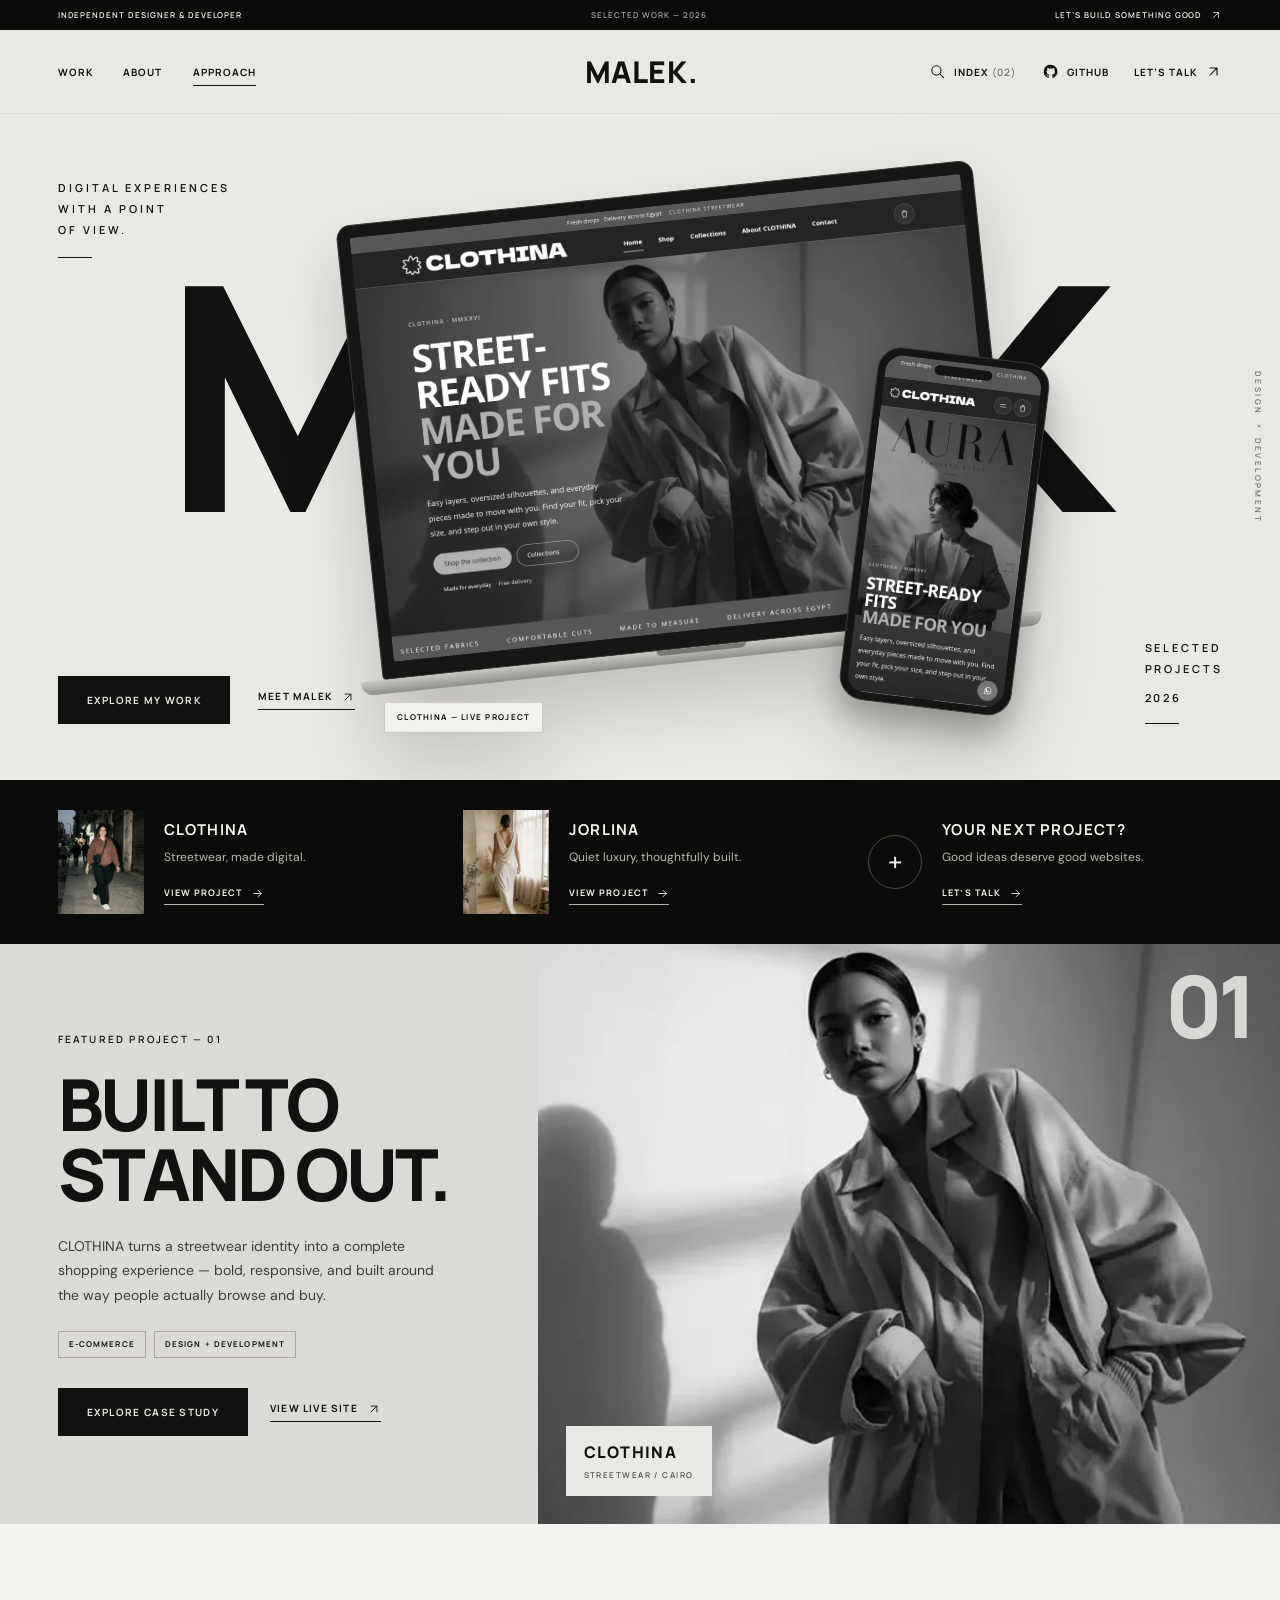
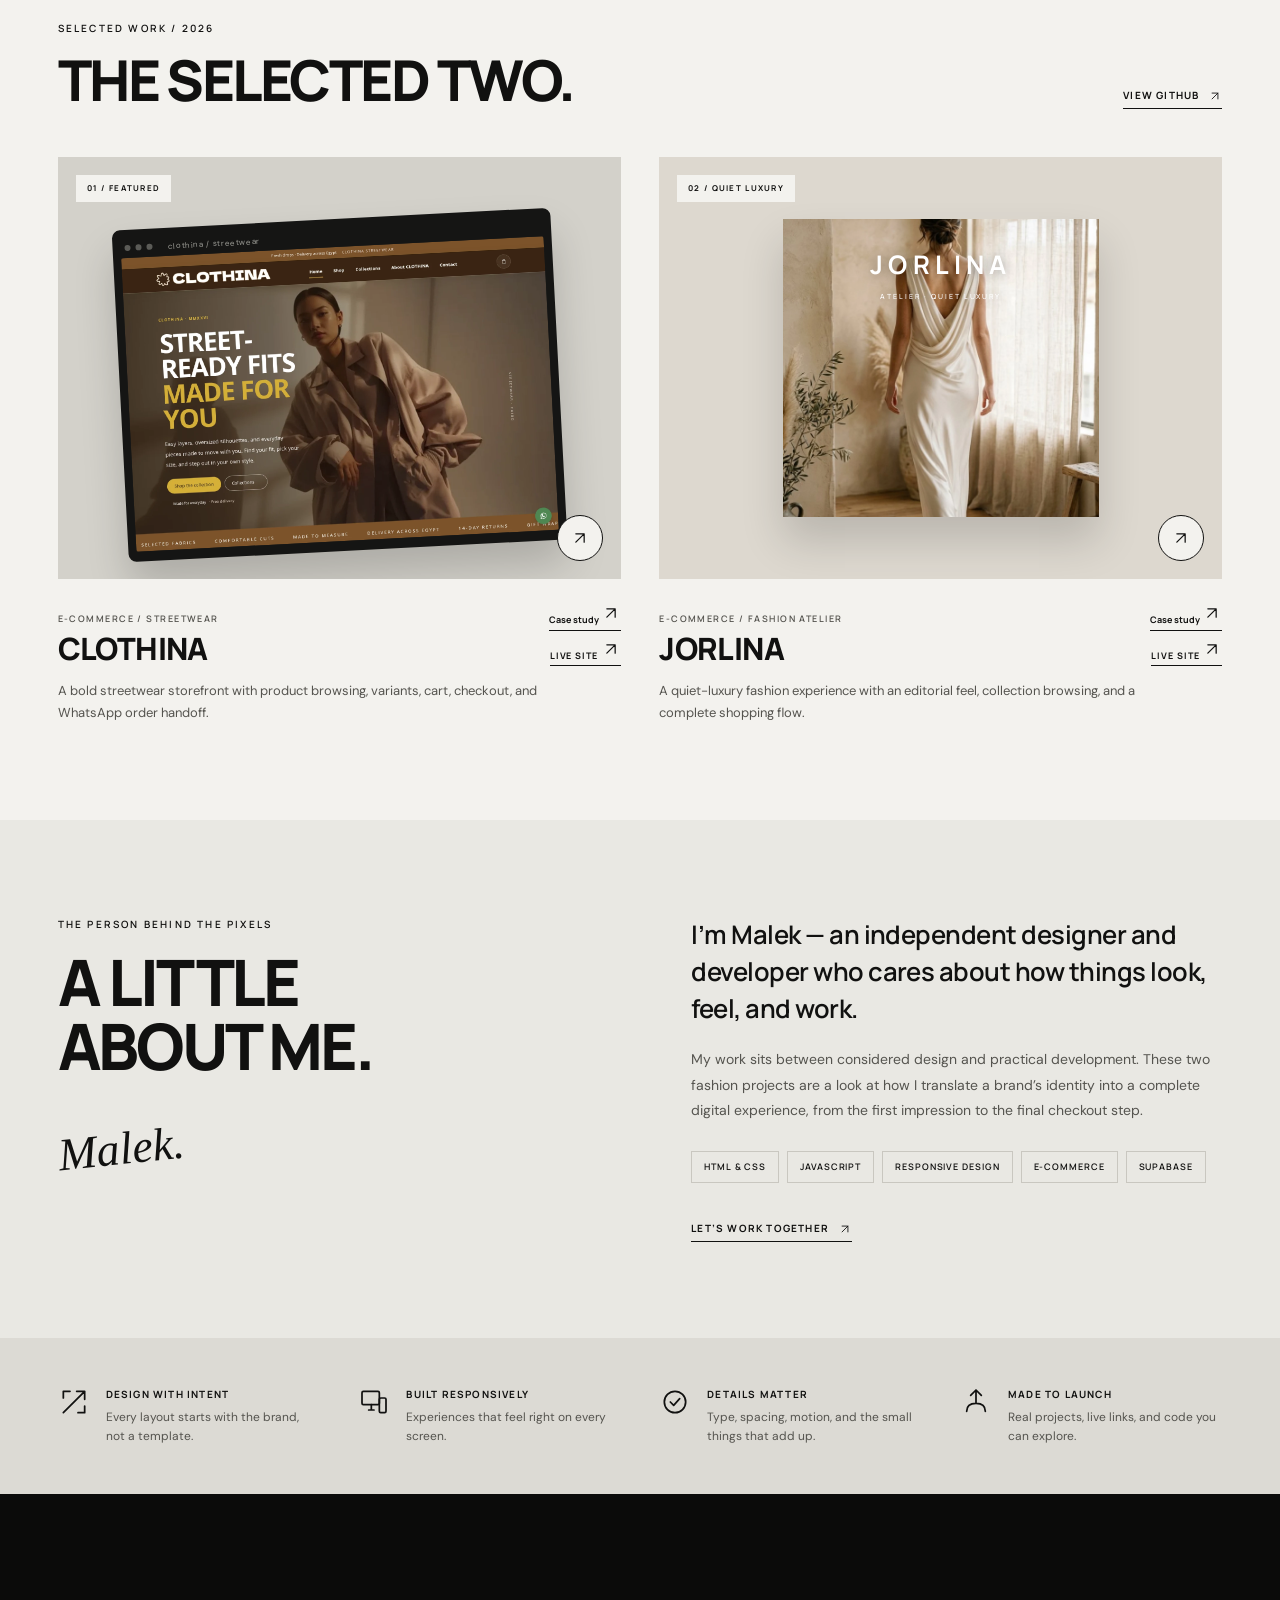
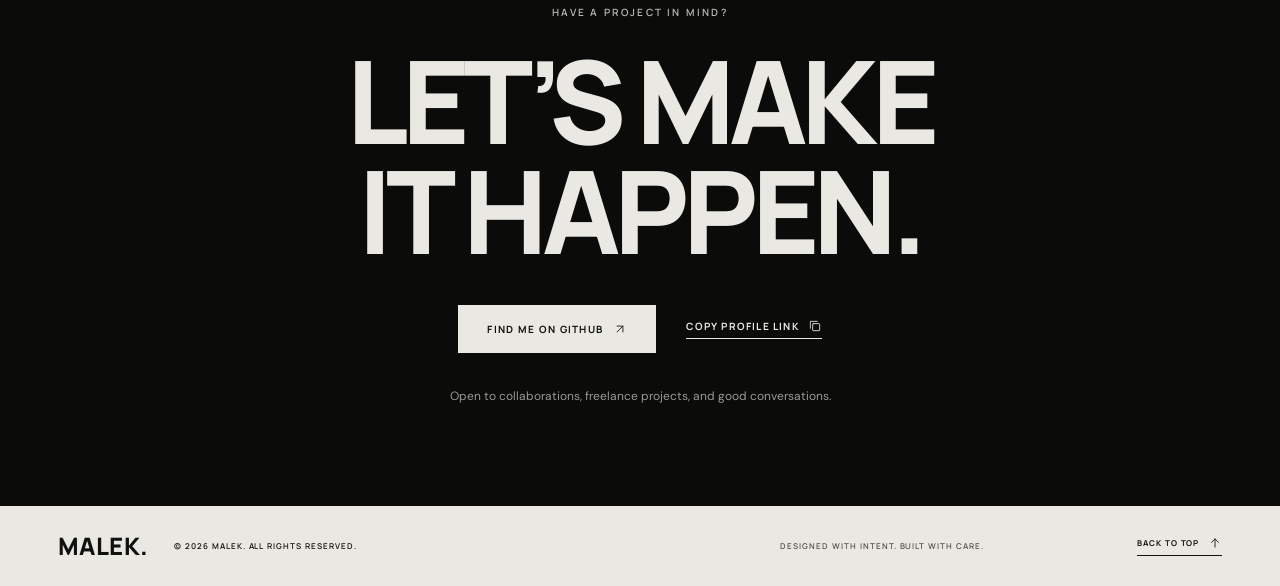
<file: index.html>
<!DOCTYPE html>
<html lang="en">
<head>
  <meta charset="UTF-8">
  <meta name="viewport" content="width=device-width, initial-scale=1">
  <meta name="theme-color" content="#e9e8e3">
  <title>Malek — Designer &amp; Developer</title>
  <meta name="description" content="Malek is an independent designer and developer building considered digital experiences. Explore CLOTHINA and Jorlina — two fashion e-commerce projects.">
  <meta property="og:title" content="Malek — Designer &amp; Developer">
  <meta property="og:description" content="Digital experiences with a point of view. Selected work: CLOTHINA and Jorlina.">
  <meta property="og:type" content="website">
  <meta property="og:image" content="assets/portfolio/img/og-image.webp">
  <meta name="twitter:card" content="summary_large_image">
  <link rel="icon" href="assets/portfolio/favicon.svg" type="image/svg+xml">
  <link rel="preload" href="assets/portfolio/fonts/manrope-latin-800-normal.woff2" as="font" type="font/woff2" crossorigin>
  <link rel="preload" href="assets/portfolio/fonts/dm-sans-latin-400-normal.woff2" as="font" type="font/woff2" crossorigin>
  <link rel="stylesheet" href="assets/portfolio/portfolio.css">
  <script defer src="assets/portfolio/portfolio.js"></script>
</head>
<body>
  <a class="skip-link" href="#main">Skip to content</a>

  <div class="announcement">
    <p>Independent designer &amp; developer</p>
    <p class="announcement-center">Selected work — 2026</p>
    <a href="#contact">Let’s build something good <svg viewBox="0 0 24 24" aria-hidden="true"><path d="M7 17 17 7M7 7h10v10"/></svg></a>
  </div>

  <header class="site-header" id="top">
    <nav class="nav-left" aria-label="Primary">
      <a href="#work">Work</a>
      <a href="#about">About</a>
      <a href="#approach">Approach</a>
    </nav>

    <button class="menu-toggle" type="button" data-open-menu aria-haspopup="dialog" aria-controls="menu-dialog" aria-expanded="false">
      <span></span><span></span>
      <span class="sr-only">Open menu</span>
    </button>

    <a class="wordmark" href="#top" aria-label="Malek — home">MALEK<span>.</span></a>

    <div class="nav-right">
      <button class="nav-action index-button" type="button" data-open-index aria-haspopup="dialog" aria-controls="index-dialog">
        <svg viewBox="0 0 24 24" aria-hidden="true"><circle cx="10.5" cy="10.5" r="6.5"/><path d="m15.5 15.5 5 5"/></svg>
        <span>Index <em>(02)</em></span>
      </button>
      <a class="nav-action github-link" href="https://github.com/Malek1290" target="_blank" rel="noopener noreferrer">
        <svg viewBox="0 0 24 24" aria-hidden="true"><path d="M12 2.5a9.5 9.5 0 0 0-3 18.5c.5.1.6-.2.6-.5v-1.7c-2.4.5-3-1-3-1-.4-1.1-1-1.4-1-1.4-.9-.6.1-.6.1-.6 1 .1 1.5 1 1.5 1 .9 1.5 2.3 1.1 2.9.8.1-.6.3-1.1.6-1.3-2-.2-4.1-1-4.1-4.4 0-1 .3-1.8.9-2.4-.1-.3-.4-1.2.1-2.4 0 0 .8-.2 2.5.9a8.7 8.7 0 0 1 4.6 0c1.7-1.1 2.5-.9 2.5-.9.5 1.2.2 2.1.1 2.4.6.6.9 1.4.9 2.4 0 3.4-2.1 4.2-4.1 4.4.3.3.6.8.6 1.7v2.5c0 .3.2.6.6.5A9.5 9.5 0 0 0 12 2.5Z"/></svg>
        <span>GitHub</span>
      </a>
      <a class="nav-action contact-link" href="#contact">Let’s talk <svg viewBox="0 0 24 24" aria-hidden="true"><path d="M7 17 17 7M7 7h10v10"/></svg></a>
    </div>
  </header>

  <main id="main">
    <section class="hero" aria-labelledby="hero-title">
      <p class="hero-kicker">Digital experiences<br>with a point<br>of view.</p>

      <h1 class="hero-title" id="hero-title">MALEK</h1>

      <div class="hero-devices" aria-hidden="true">
        <div class="laptop">
          <div class="laptop-screen">
            <img src="assets/portfolio/img/clothina-desktop.webp" alt="" width="1440" height="1000" fetchpriority="high">
          </div>
          <div class="laptop-base"></div>
        </div>
        <div class="phone">
          <div class="phone-screen">
            <img src="assets/portfolio/img/clothina-mobile.webp" alt="" width="390" height="844" fetchpriority="high">
          </div>
        </div>
        <span class="hero-device-tag">CLOTHINA — LIVE PROJECT</span>
      </div>

      <div class="hero-actions">
        <a class="btn" href="#work">Explore my work</a>
        <a class="text-link" href="#about">Meet Malek <svg viewBox="0 0 24 24" aria-hidden="true"><path d="M7 17 17 7M7 7h10v10"/></svg></a>
      </div>

      <p class="hero-note"><span>Selected</span><span>Projects</span><span class="hero-year">2026</span></p>
      <p class="hero-side" aria-hidden="true">Design × Development</p>
    </section>

    <section class="project-strip" aria-label="Project shortcuts">
      <a class="strip-project" href="#clothina">
        <img src="assets/portfolio/img/clothina-thumb.webp" alt="" width="400" height="500" loading="lazy">
        <div>
          <h2>CLOTHINA</h2>
          <p>Streetwear, made digital.</p>
          <span class="strip-link">View project <svg viewBox="0 0 24 24" aria-hidden="true"><path d="M5 12h14M13 6l6 6-6 6"/></svg></span>
        </div>
      </a>
      <a class="strip-project" href="#jorlina">
        <img src="assets/portfolio/img/jorlina-thumb.webp" alt="" width="400" height="500" loading="lazy">
        <div>
          <h2>JORLINA</h2>
          <p>Quiet luxury, thoughtfully built.</p>
          <span class="strip-link">View project <svg viewBox="0 0 24 24" aria-hidden="true"><path d="M5 12h14M13 6l6 6-6 6"/></svg></span>
        </div>
      </a>
      <a class="strip-contact" href="#contact">
        <span class="strip-plus" aria-hidden="true">+</span>
        <div>
          <h2>Your next project?</h2>
          <p>Good ideas deserve good websites.</p>
          <span class="strip-link">Let’s talk <svg viewBox="0 0 24 24" aria-hidden="true"><path d="M5 12h14M13 6l6 6-6 6"/></svg></span>
        </div>
      </a>
    </section>

    <section class="featured" aria-labelledby="featured-title">
      <div class="featured-copy">
        <p class="eyebrow reveal">Featured project — 01</p>
        <h2 class="reveal" id="featured-title">Built to<br>stand out.</h2>
        <p class="featured-description reveal">CLOTHINA turns a streetwear identity into a complete shopping experience — bold, responsive, and built around the way people actually browse and buy.</p>
        <div class="tags reveal"><span>E-commerce</span><span>Design + development</span></div>
        <div class="featured-actions reveal">
          <button class="btn" type="button" data-project="clothina" aria-haspopup="dialog">Explore case study</button>
          <a class="text-link" href="https://malek1290.github.io/CLOTHINA/index.html" target="_blank" rel="noopener noreferrer">View live site <svg viewBox="0 0 24 24" aria-hidden="true"><path d="M7 17 17 7M7 7h10v10"/></svg></a>
        </div>
      </div>
      <div class="featured-media reveal">
        <img src="assets/portfolio/img/clothina-editorial.webp" alt="Fashion campaign imagery from the CLOTHINA storefront" width="1400" height="784" loading="lazy">
        <div class="featured-caption"><span>CLOTHINA</span><span>Streetwear / Cairo</span></div>
        <span class="featured-number" aria-hidden="true">01</span>
      </div>
    </section>

    <section class="work section" id="work" aria-labelledby="work-title">
      <div class="section-head reveal">
        <div>
          <p class="eyebrow">Selected work / 2026</p>
          <h2 id="work-title">The selected two.</h2>
        </div>
        <a class="text-link" href="https://github.com/Malek1290?tab=repositories" target="_blank" rel="noopener noreferrer">View GitHub <svg viewBox="0 0 24 24" aria-hidden="true"><path d="M7 17 17 7M7 7h10v10"/></svg></a>
      </div>

      <div class="work-grid">
        <article class="work-card reveal" id="clothina">
          <div class="work-media work-media--clothina">
            <span class="work-badge">01 / Featured</span>
            <div class="browser" aria-hidden="true">
              <div class="browser-bar"><i></i><i></i><i></i><span>clothina / streetwear</span></div>
              <img src="assets/portfolio/img/clothina-desktop.webp" alt="" width="1440" height="1000" loading="lazy">
            </div>
            <button class="work-open" type="button" data-project="clothina" aria-label="Open CLOTHINA case study" aria-haspopup="dialog"><svg viewBox="0 0 24 24" aria-hidden="true"><path d="M7 17 17 7M7 7h10v10"/></svg></button>
          </div>
          <div class="work-info">
            <div><p class="work-category">E-commerce / Streetwear</p><h3>CLOTHINA</h3></div>
            <div class="work-links">
              <button type="button" data-project="clothina" aria-haspopup="dialog">Case study <svg viewBox="0 0 24 24" aria-hidden="true"><path d="M7 17 17 7M7 7h10v10"/></svg></button>
              <a href="https://malek1290.github.io/CLOTHINA/index.html" target="_blank" rel="noopener noreferrer">Live site <svg viewBox="0 0 24 24" aria-hidden="true"><path d="M7 17 17 7M7 7h10v10"/></svg></a>
            </div>
          </div>
          <p class="work-desc">A bold streetwear storefront with product browsing, variants, cart, checkout, and WhatsApp order handoff.</p>
        </article>

        <article class="work-card reveal" id="jorlina">
          <div class="work-media work-media--jorlina">
            <span class="work-badge">02 / Quiet luxury</span>
            <div class="jorlina-preview" aria-hidden="true">
              <img src="assets/portfolio/img/jorlina-editorial.webp" alt="" width="768" height="1376" loading="lazy">
              <div class="jorlina-preview-brand">JORLINA<span>Atelier · Quiet luxury</span></div>
            </div>
            <button class="work-open" type="button" data-project="jorlina" aria-label="Open Jorlina case study" aria-haspopup="dialog"><svg viewBox="0 0 24 24" aria-hidden="true"><path d="M7 17 17 7M7 7h10v10"/></svg></button>
          </div>
          <div class="work-info">
            <div><p class="work-category">E-commerce / Fashion atelier</p><h3>JORLINA</h3></div>
            <div class="work-links">
              <button type="button" data-project="jorlina" aria-haspopup="dialog">Case study <svg viewBox="0 0 24 24" aria-hidden="true"><path d="M7 17 17 7M7 7h10v10"/></svg></button>
              <a href="https://jorlina-quiet-luxury.vercel.app/" target="_blank" rel="noopener noreferrer">Live site <svg viewBox="0 0 24 24" aria-hidden="true"><path d="M7 17 17 7M7 7h10v10"/></svg></a>
            </div>
          </div>
          <p class="work-desc">A quiet-luxury fashion experience with an editorial feel, collection browsing, and a complete shopping flow.</p>
        </article>
      </div>
    </section>

    <section class="about section" id="about" aria-labelledby="about-title">
      <div class="about-title reveal">
        <p class="eyebrow">The person behind the pixels</p>
        <h2 id="about-title">A little<br>about me.</h2>
        <span class="about-signature" aria-hidden="true">Malek.</span>
      </div>
      <div class="about-copy reveal">
        <p class="about-lead">I’m Malek — an independent designer and developer who cares about how things look, feel, and work.</p>
        <p>My work sits between considered design and practical development. These two fashion projects are a look at how I translate a brand’s identity into a complete digital experience, from the first impression to the final checkout step.</p>
        <ul class="skills" aria-label="Tools and technologies">
          <li>HTML &amp; CSS</li><li>JavaScript</li><li>Responsive design</li><li>E-commerce</li><li>Supabase</li>
        </ul>
        <a class="text-link" href="#contact">Let’s work together <svg viewBox="0 0 24 24" aria-hidden="true"><path d="M7 17 17 7M7 7h10v10"/></svg></a>
      </div>
    </section>

    <section class="approach" id="approach" aria-label="How I work">
      <div class="approach-grid">
        <div class="approach-item reveal">
          <svg viewBox="0 0 24 24" aria-hidden="true"><path d="M4 20 20 4M14 4h6v6M4 9V4h5M20 15v5h-5"/></svg>
          <div><h3>Design with intent</h3><p>Every layout starts with the brand, not a template.</p></div>
        </div>
        <div class="approach-item reveal">
          <svg viewBox="0 0 24 24" aria-hidden="true"><rect x="3" y="4" width="13" height="10" rx="1"/><path d="M8 18h4M10 14v4"/><rect x="16" y="9" width="5" height="11" rx="1"/></svg>
          <div><h3>Built responsively</h3><p>Experiences that feel right on every screen.</p></div>
        </div>
        <div class="approach-item reveal">
          <svg viewBox="0 0 24 24" aria-hidden="true"><circle cx="12" cy="12" r="8"/><path d="m8.5 12 2.5 2.5 4.5-5"/></svg>
          <div><h3>Details matter</h3><p>Type, spacing, motion, and the small things that add up.</p></div>
        </div>
        <div class="approach-item reveal">
          <svg viewBox="0 0 24 24" aria-hidden="true"><path d="M5 19c0-4 2-6 7-6s7 2 7 6M12 13V3M8 7l4-4 4 4"/></svg>
          <div><h3>Made to launch</h3><p>Real projects, live links, and code you can explore.</p></div>
        </div>
      </div>
    </section>

    <section class="contact" id="contact" aria-labelledby="contact-title">
      <p class="eyebrow reveal">Have a project in mind?</p>
      <h2 class="reveal" id="contact-title">Let’s make<br>it happen<span>.</span></h2>
      <div class="contact-actions reveal">
        <a class="btn btn--light" href="https://github.com/Malek1290" target="_blank" rel="noopener noreferrer">Find me on GitHub <svg viewBox="0 0 24 24" aria-hidden="true"><path d="M7 17 17 7M7 7h10v10"/></svg></a>
        <button class="text-link text-link--light" type="button" data-copy-github>Copy profile link <svg viewBox="0 0 24 24" aria-hidden="true"><rect x="8" y="8" width="12" height="12" rx="1"/><path d="M4 16V4h12"/></svg></button>
      </div>
      <p class="contact-note reveal">Open to collaborations, freelance projects, and good conversations.</p>
    </section>
  </main>

  <footer class="site-footer">
    <a class="wordmark wordmark--footer" href="#top">MALEK<span>.</span></a>
    <p>© 2026 Malek. All rights reserved.</p>
    <p class="footer-note">Designed with intent. Built with care.</p>
    <a class="text-link" href="#top">Back to top <svg viewBox="0 0 24 24" aria-hidden="true"><path d="M12 19V5M6 11l6-6 6 6"/></svg></a>
  </footer>

  <dialog class="dialog menu-dialog" id="menu-dialog" aria-labelledby="menu-title">
    <div class="dialog-inner">
      <div class="dialog-top"><span class="wordmark" id="menu-title">MALEK<span>.</span></span><button class="dialog-close" type="button" data-close-dialog aria-label="Close menu"><svg viewBox="0 0 24 24" aria-hidden="true"><path d="m6 6 12 12M18 6 6 18"/></svg></button></div>
      <nav class="menu-links" aria-label="Mobile">
        <a href="#work">Work <span>01</span></a>
        <a href="#about">About <span>02</span></a>
        <a href="#approach">Approach <span>03</span></a>
        <a href="#contact">Contact <span>04</span></a>
      </nav>
      <button class="btn" type="button" data-open-index>Open project index</button>
    </div>
  </dialog>

  <dialog class="dialog index-dialog" id="index-dialog" aria-labelledby="index-title">
    <div class="dialog-inner">
      <div class="dialog-top"><p class="eyebrow">Selected work</p><button class="dialog-close" type="button" data-close-dialog aria-label="Close project index"><svg viewBox="0 0 24 24" aria-hidden="true"><path d="m6 6 12 12M18 6 6 18"/></svg></button></div>
      <h2 id="index-title">Project index <span>(02)</span></h2>
      <label class="project-search">
        <svg viewBox="0 0 24 24" aria-hidden="true"><circle cx="10.5" cy="10.5" r="6.5"/><path d="m15.5 15.5 5 5"/></svg>
        <span class="sr-only">Search projects</span>
        <input type="search" id="project-search" placeholder="Search projects" autocomplete="off">
      </label>
      <div class="index-list">
        <article class="index-row" data-search="clothina streetwear e-commerce fashion">
          <img src="assets/portfolio/img/clothina-thumb.webp" alt="" width="400" height="500">
          <div><h3>CLOTHINA</h3><p>Streetwear / E-commerce</p></div>
          <div class="index-row-actions"><button type="button" data-project="clothina">Case study <svg viewBox="0 0 24 24" aria-hidden="true"><path d="M7 17 17 7M7 7h10v10"/></svg></button><a href="https://malek1290.github.io/CLOTHINA/index.html" target="_blank" rel="noopener noreferrer">Live <svg viewBox="0 0 24 24" aria-hidden="true"><path d="M7 17 17 7M7 7h10v10"/></svg></a></div>
        </article>
        <article class="index-row" data-search="jorlina quiet luxury fashion atelier e-commerce">
          <img src="assets/portfolio/img/jorlina-thumb.webp" alt="" width="400" height="500">
          <div><h3>JORLINA</h3><p>Quiet luxury / E-commerce</p></div>
          <div class="index-row-actions"><button type="button" data-project="jorlina">Case study <svg viewBox="0 0 24 24" aria-hidden="true"><path d="M7 17 17 7M7 7h10v10"/></svg></button><a href="https://jorlina-quiet-luxury.vercel.app/" target="_blank" rel="noopener noreferrer">Live <svg viewBox="0 0 24 24" aria-hidden="true"><path d="M7 17 17 7M7 7h10v10"/></svg></a></div>
        </article>
      </div>
      <p class="index-empty" hidden>No projects match that search.</p>
    </div>
  </dialog>

  <dialog class="dialog case-dialog" id="case-dialog" aria-labelledby="case-title">
    <div class="dialog-inner">
      <div class="dialog-top"><p class="eyebrow" id="case-eyebrow">Case study</p><button class="dialog-close" type="button" data-close-dialog aria-label="Close case study"><svg viewBox="0 0 24 24" aria-hidden="true"><path d="m6 6 12 12M18 6 6 18"/></svg></button></div>
      <div id="case-content"></div>
    </div>
  </dialog>

  <div class="toast" role="status" aria-live="polite"></div>
</body>
</html>
</file>
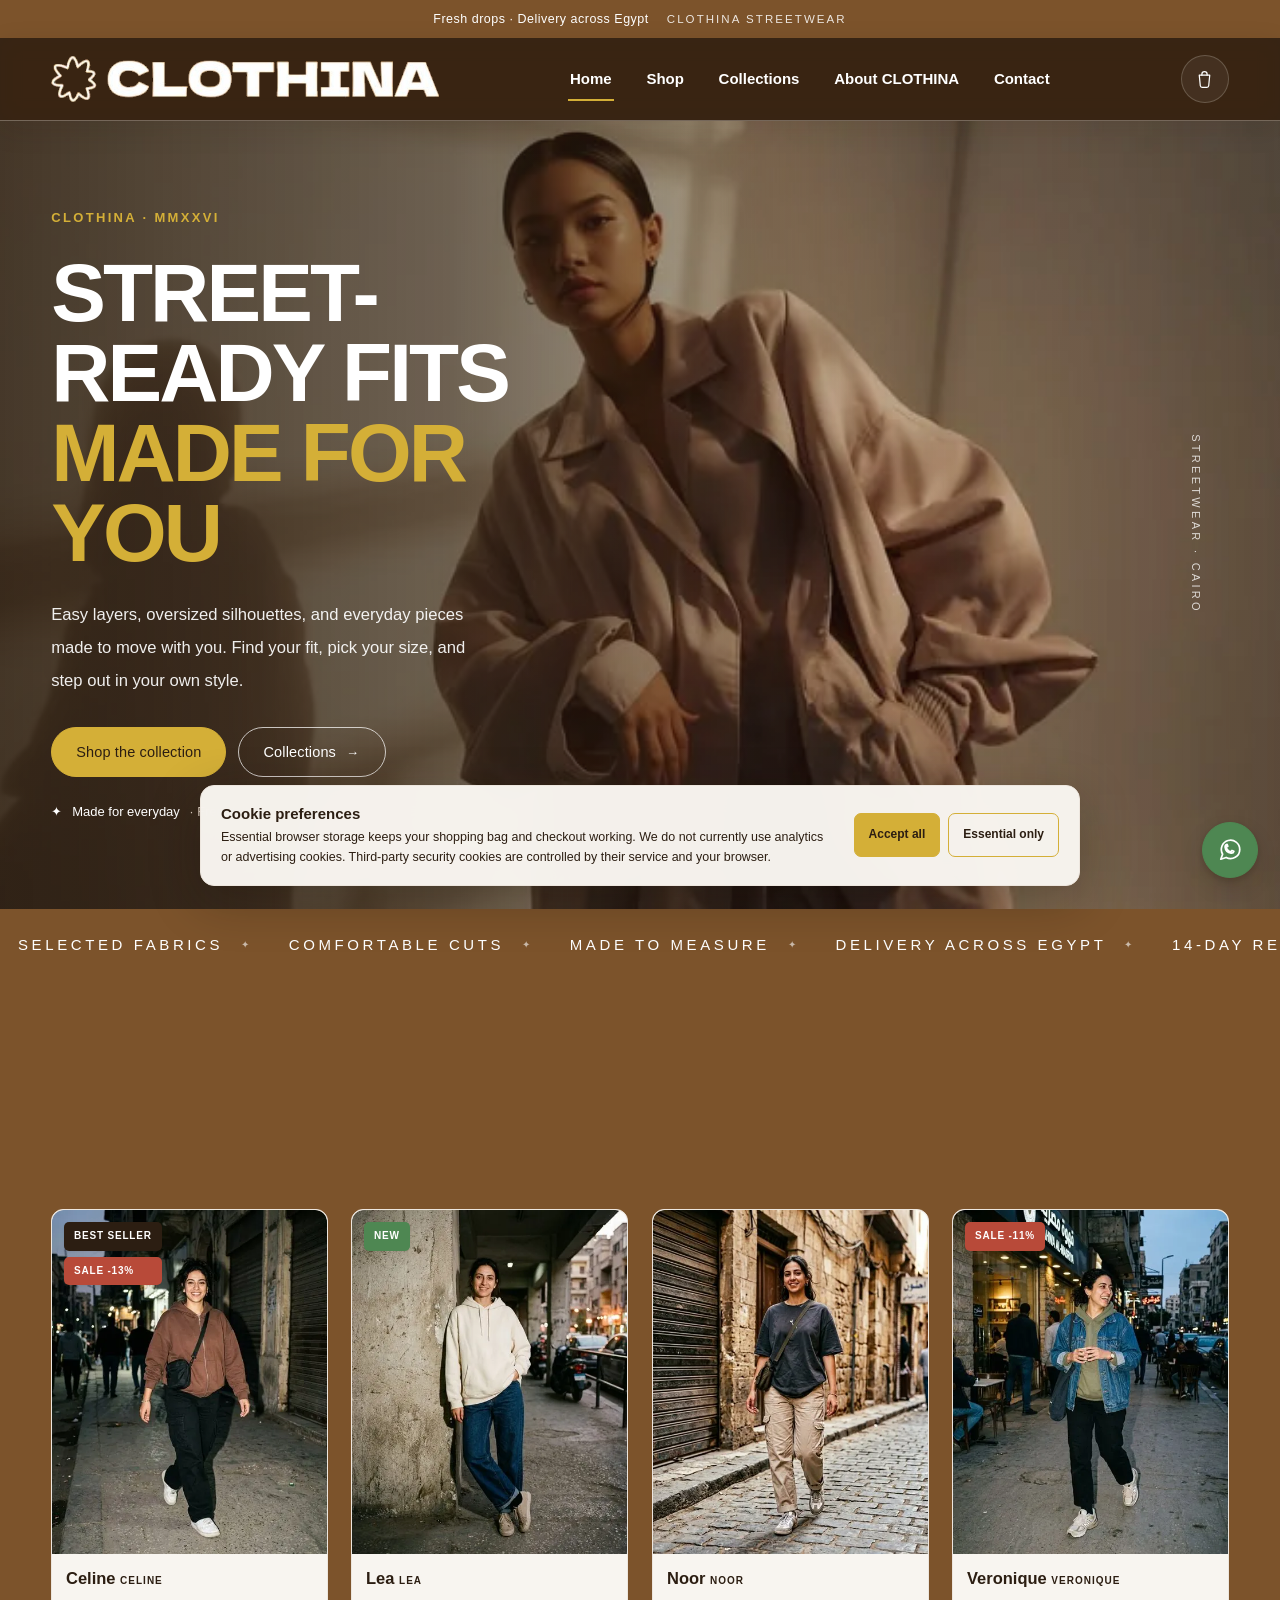
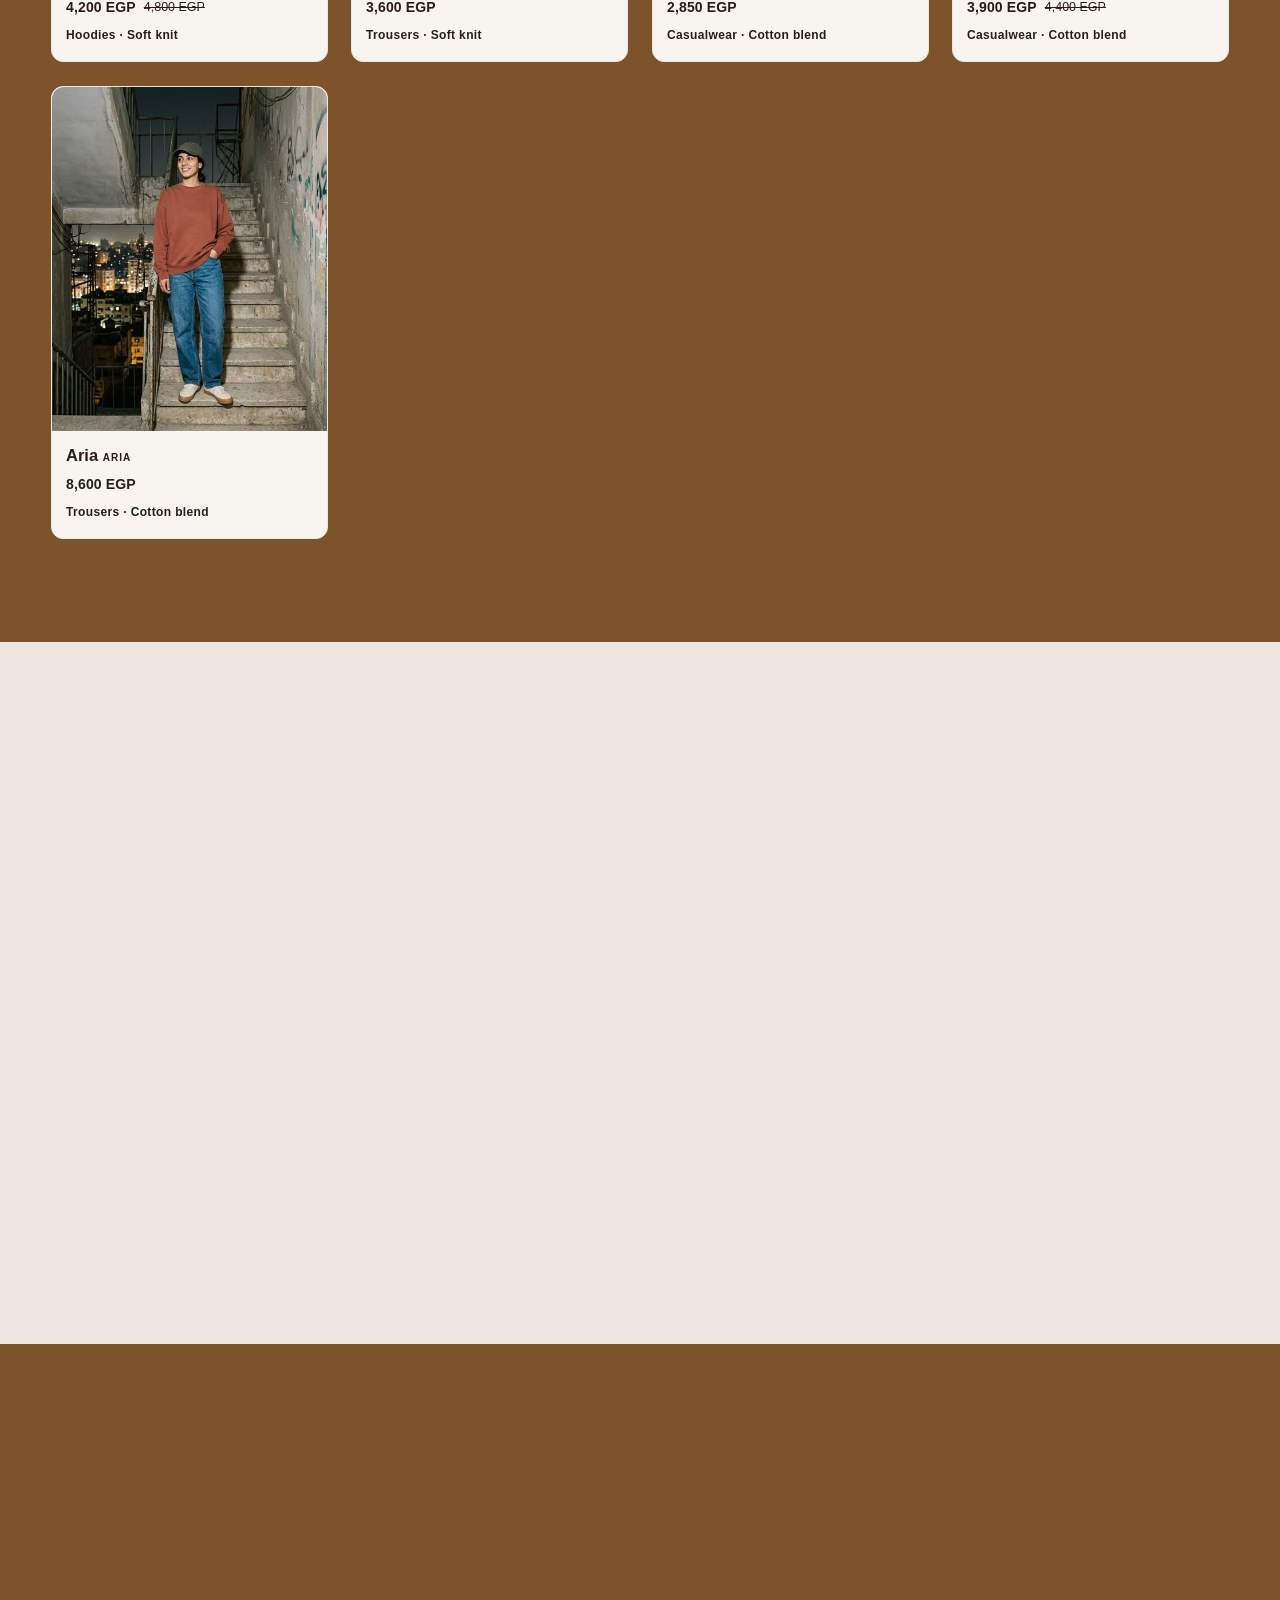
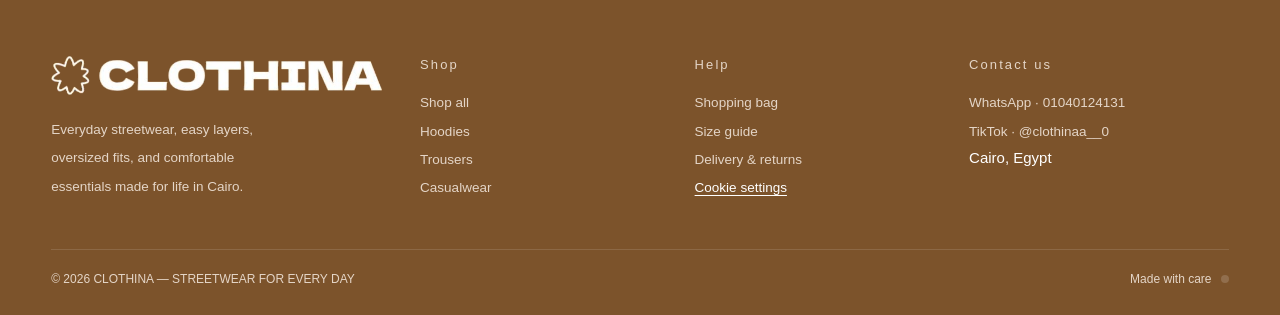
<file: clothina/index.html>
<!DOCTYPE html>
<html lang="en" dir="ltr">
<head>
<meta charset="UTF-8">
<meta name="viewport" content="width=device-width, initial-scale=1">
<meta name="theme-color" content="#7C532B">
<title>CLOTHINA — Streetwear · Cairo</title>
<meta name="description" content="CLOTHINA is a Cairo streetwear label for easy layers, relaxed fits, and everyday style, with delivery across Egypt.">
<link rel="icon" href="assets/img/brand/favicon.png" type="image/png">
<link rel="apple-touch-icon" href="assets/img/brand/favicon.png">
<link rel="preload" as="image" href="assets/img/hero-fashionista.webp" type="image/webp" media="(min-width: 641px)" fetchpriority="high">
<link rel="preload" as="image" href="assets/img/hero-mobile-poster.webp" type="image/webp" media="(max-width: 640px)" fetchpriority="high">
<link rel="preconnect" href="https://ymsrfxmwwpwjgzzaytsh.supabase.co" crossorigin>
<link rel="stylesheet" href="assets/css/main.css">
</head>
<body data-page="home">

<!-- ============ LOADER (logo + loading progress) ============ -->
<div id="jl-loader">
  <div class="jl-loader-inner">
    <span class="jl-loader-aura" aria-hidden="true"></span>
    <div class="jl-loader-logo-wrap">
      <img class="jl-loader-logo" src="assets/img/brand/clothina-wordmark-white.png" alt="CLOTHINA" width="590" height="70">
    </div>
    <div class="jl-loader-bar"><i></i></div>
    <div class="jl-loader-pct">00%</div>
  </div>
</div>

<div id="site-header"></div>

<main>
  <!-- ============ HERO ============ -->
  <section class="hero">
    <div class="hero-background" aria-hidden="true">
      <picture>
        <source media="(max-width: 640px)" srcset="assets/img/hero-mobile-poster.webp" type="image/webp">
        <source media="(max-width: 640px)" srcset="assets/img/hero-mobile-poster.jpg">
        <source srcset="assets/img/hero-fashionista.webp" type="image/webp">
        <img src="assets/img/hero-fashionista.jpg" alt="" width="736" height="412" fetchpriority="high" decoding="async">
      </picture>
    </div>
    <div class="hero-shade" aria-hidden="true"></div>
    <div class="container hero-inner">
      <div class="hero-copy">
        <span class="eyebrow reveal">CLOTHINA · MMXXVI</span>
        <h1 class="hero-title reveal" data-delay=".08">
          Street-ready fits<br>
          <em>made for you</em>
        </h1>
        <p class="lead reveal" data-delay=".16">
          Easy layers, oversized silhouettes, and everyday pieces made to move with you.
          Find your fit, pick your size, and step out in your own style.
        </p>
        <div class="hero-actions reveal" data-delay=".24">
          <a class="btn" href="shop.html">Shop the collection</a>
          <a class="btn btn--ghost" href="index.html#collections">Collections <span class="en">→</span></a>
        </div>
        <div class="hero-badge reveal" data-delay=".3">
          <span>✦</span><b>Made for everyday</b><span class="muted tiny">· Free delivery</span>
        </div>
      </div>

      <span class="hero-side-note">STREETWEAR · CAIRO</span>
    </div>
  </section>

  <!-- ============ MARQUEE ============ -->
  <div class="band">
    <div class="marquee" id="marquee">
      <span>Selected fabrics</span><span>Comfortable cuts</span><span>Made to measure</span><span>Delivery across Egypt</span>
      <span>14-day returns</span><span>Gift wrapping</span>
      <span>Selected fabrics</span><span>Comfortable cuts</span><span>Made to measure</span><span>Delivery across Egypt</span>
      <span>14-day returns</span><span>Gift wrapping</span>
    </div>
  </div>

  <!-- ============ PRODUCTS ============ -->
  <section class="section" id="products">
    <div class="container">
      <div class="section-head">
        <div class="stack">
          <span class="eyebrow reveal">THE LATEST DROP</span>
          <h2 class="title-lg reveal" data-delay=".06">Fresh from the street</h2>
        </div>
        <a class="link-u reveal" href="shop.html">Shop all <span class="en">→</span></a>
      </div>

      <div class="grid-products" id="homeGrid">
        <!-- skeletons -->
        <div class="skeleton" style="aspect-ratio:4/5"></div>
        <div class="skeleton" style="aspect-ratio:4/5"></div>
        <div class="skeleton" style="aspect-ratio:4/5"></div>
        <div class="skeleton" style="aspect-ratio:4/5"></div>
      </div>
    </div>
  </section>

  <!-- ============ COLLECTIONS ============ -->
  <section class="section section--soft" id="collections">
    <div class="container">
      <div class="section-head">
        <div class="stack">
          <span class="eyebrow reveal">CATEGORIES</span>
          <h2 class="title-lg reveal" data-delay=".06">Explore the collection</h2>
        </div>
        <p class="muted tiny reveal">Each collection, thoughtfully curated</p>
      </div>
      <div class="grid-collections">
        <a class="coll reveal" href="shop.html?cat=Hoodies">
          <img src="assets/img/p1.webp" alt="An oversized hoodie look" loading="lazy" decoding="async">
          <span class="coll-label"><b>Soft Layers</b><span>HOODIES</span></span>
        </a>
        <a class="coll reveal" data-delay=".06" href="shop.html?cat=Trousers">
          <img src="assets/img/p5.webp" alt="A relaxed trouser outfit" loading="lazy" decoding="async">
          <span class="coll-label"><b>Easy Trousers</b><span>TROUSERS</span></span>
        </a>
        <a class="coll reveal" data-delay=".12" href="shop.html?cat=Casualwear">
          <img src="assets/img/p3.webp" alt="A casual two-piece outfit" loading="lazy" decoding="async">
          <span class="coll-label"><b>Casualwear</b><span>EVERYDAY</span></span>
        </a>
        <a class="coll reveal" data-delay=".18" href="shop.html">
          <img src="assets/img/p4.webp" alt="All styles" loading="lazy" decoding="async">
          <span class="coll-label"><b>All styles</b><span>ALL</span></span>
        </a>
      </div>
    </div>
  </section>

  <!-- ============ STORY ============ -->
  <section class="section" id="story">
    <div class="container split">
      <div class="split-media reveal">
        <img src="assets/img/hero.webp" alt="CLOTHINA streetwear looks on a Cairo sidewalk" loading="lazy" decoding="async">
      </div>
      <div class="split-copy">
        <span class="eyebrow reveal">OUR STORY</span>
        <h2 class="title-lg reveal" data-delay=".06">Real style<br>no dress code</h2>
        <p class="lead reveal" data-delay=".12">
          From easy layers to bold everyday fits, CLOTHINA is about clothes that feel like you and move with you around the city.
        </p>
        <div class="steps reveal" data-delay=".18">
          <div class="step">
            <span class="step-num en">01</span>
            <div><h4>Choose your piece</h4><p>Clear photos, transparent prices, and fabric details.</p></div>
          </div>
          <div class="step">
            <span class="step-num en">02</span>
            <div><h4>Choose your size and color</h4><p>Select an available size or request a custom fit.</p></div>
          </div>
          <div class="step">
            <span class="step-num en">03</span>
            <div><h4>Confirm on WhatsApp</h4><p>We receive your complete order details: item, size, color, and payment method.</p></div>
          </div>
        </div>
        <a class="btn btn--ghost reveal" data-delay=".24" href="shop.html">Start shopping</a>
      </div>
    </div>
  </section>

  <!-- ============ FEATURES ============ -->
  <section class="section section--soft">
    <div class="container">
      <div class="features">
        <div class="feat reveal">
          <svg viewBox="0 0 24 24" fill="none" stroke="currentColor" stroke-width="1.3" stroke-linecap="round"><path d="M4 8.5 12 4l8 4.5-8 4.5-8-4.5Z"/><path d="M4 12.5 12 17l8-4.5M4 16.5 12 21l8-4.5"/></svg>
          <b>Selected fabrics</b><p>Satin, crepe, chiffon, and velvet, selected for their feel and drape.</p>
        </div>
        <div class="feat reveal" data-delay=".06">
          <svg viewBox="0 0 24 24" fill="none" stroke="currentColor" stroke-width="1.3" stroke-linecap="round"><path d="M12 3v18M6 8l6-5 6 5M6 16l6 5 6-5"/></svg>
          <b>Made for everyday</b><p>Custom sizes are tailored just for you after ordering.</p>
        </div>
        <div class="feat reveal" data-delay=".12">
          <svg viewBox="0 0 24 24" fill="none" stroke="currentColor" stroke-width="1.3" stroke-linecap="round"><path d="M3 7h11v10H3z"/><path d="M14 10h4l3 3v4h-7z"/><circle cx="7" cy="19" r="1.6"/><circle cx="17.5" cy="19" r="1.6"/></svg>
          <b>Delivery across Egypt</b><p>Delivery in 2–5 business days, with WhatsApp updates.</p>
        </div>
        <div class="feat reveal" data-delay=".18">
          <svg viewBox="0 0 24 24" fill="none" stroke="currentColor" stroke-width="1.3" stroke-linecap="round"><path d="M20 12a8 8 0 1 1-2.3-5.6"/><path d="M20 4v5h-5"/></svg>
          <b>14-day returns</b><p>Easy returns if the fit is not right.</p>
        </div>
      </div>
    </div>
  </section>

  <!-- ============ TIKTOK ============ -->
  <section class="section">
    <div class="container">
      <div class="section-head">
        <div class="stack">
          <span class="eyebrow reveal">@CLOTHINAA__0</span>
          <h2 class="title-lg reveal" data-delay=".06">Follow us on TikTok</h2>
        </div>
        <a class="link-u reveal" href="https://www.tiktok.com/@clothinaa__0" target="_blank" rel="noopener">Follow <span class="en">→</span></a>
      </div>
      <div class="insta">
        <a href="https://www.tiktok.com/@clothinaa__0" target="_blank" rel="noopener" class="reveal"><img src="assets/img/thumbs/p1.webp" alt="A CLOTHINA look" loading="lazy" decoding="async"></a>
        <a href="https://www.tiktok.com/@clothinaa__0" target="_blank" rel="noopener" class="reveal" data-delay=".05"><img src="assets/img/thumbs/p2.webp" alt="A CLOTHINA look" loading="lazy" decoding="async"></a>
        <a href="https://www.tiktok.com/@clothinaa__0" target="_blank" rel="noopener" class="reveal" data-delay=".1"><img src="assets/img/thumbs/p3.webp" alt="A CLOTHINA look" loading="lazy" decoding="async"></a>
        <a href="https://www.tiktok.com/@clothinaa__0" target="_blank" rel="noopener" class="reveal" data-delay=".15"><img src="assets/img/thumbs/p4.webp" alt="A CLOTHINA look" loading="lazy" decoding="async"></a>
        <a href="https://www.tiktok.com/@clothinaa__0" target="_blank" rel="noopener" class="reveal" data-delay=".2"><img src="assets/img/thumbs/p5.webp" alt="A CLOTHINA look" loading="lazy" decoding="async"></a>
      </div>
    </div>
  </section>
</main>

<div id="site-footer"></div>

<script defer src="assets/js/config.js"></script>
<script defer src="assets/js/env.js"></script>
<script defer src="assets/js/core.js"></script>
<script defer src="assets/js/index.page.js"></script>
</body>
</html>
</file>
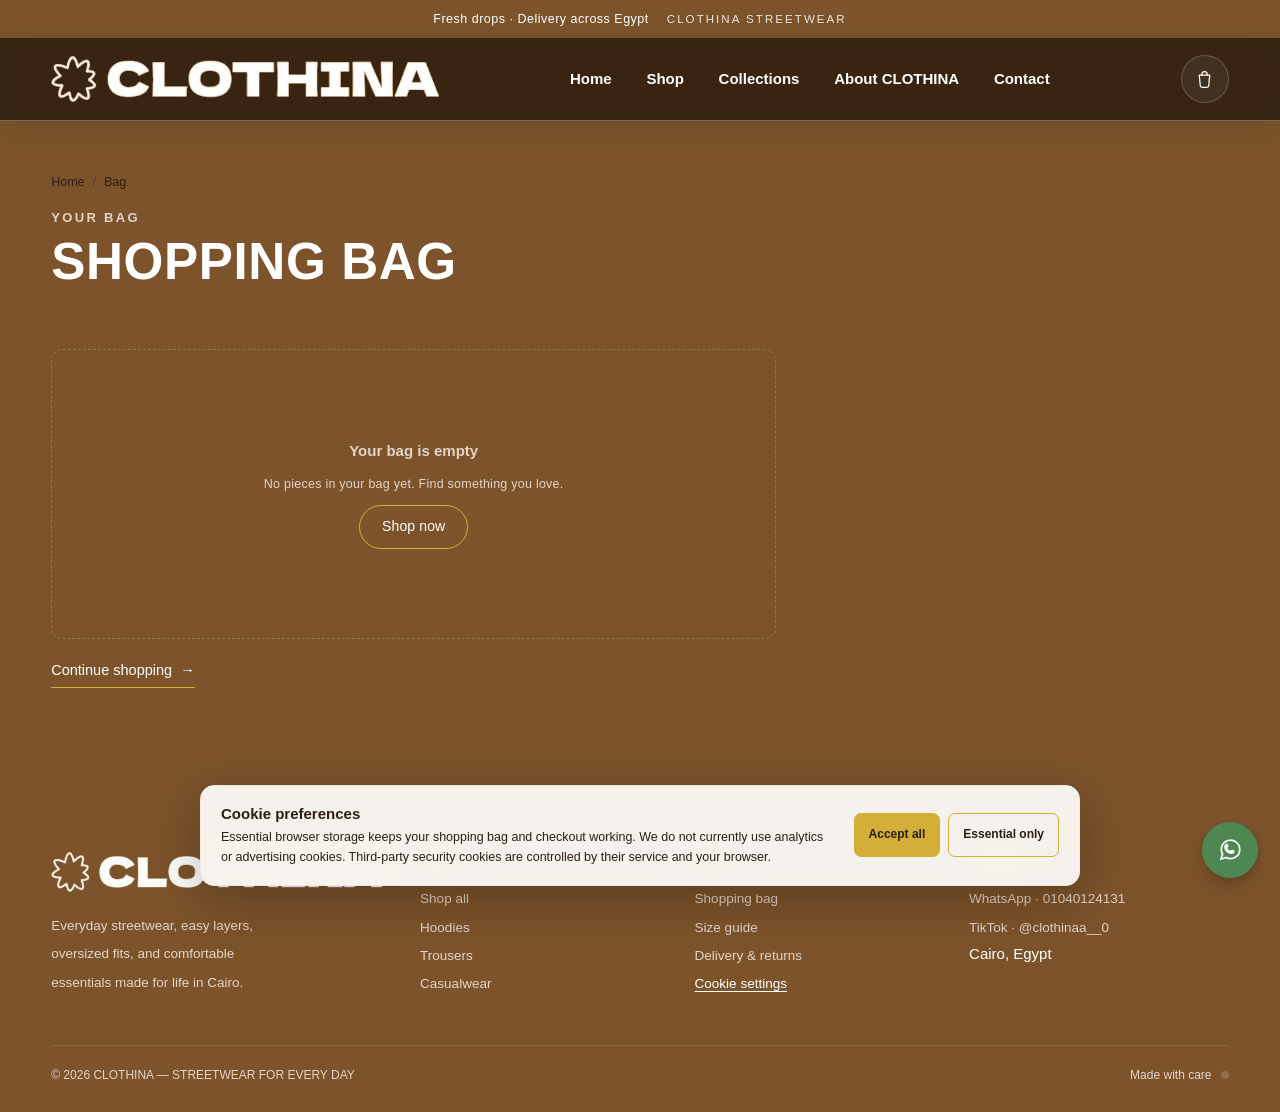
<file: cart.html>
<!DOCTYPE html>
<html lang="en" dir="ltr">
<head>
<meta charset="UTF-8">
<meta name="viewport" content="width=device-width, initial-scale=1">
<title>Shopping Bag · CLOTHINA</title>
<link rel="icon" href="assets/img/brand/favicon.png" type="image/png">
<link rel="apple-touch-icon" href="assets/img/brand/favicon.png">
<link rel="preload" as="image" href="assets/img/brand/clothina-wordmark-white.png">
<link rel="preconnect" href="https://ymsrfxmwwpwjgzzaytsh.supabase.co" crossorigin>
<link rel="stylesheet" href="assets/css/main.css">
</head>
<body data-page="cart">

<div id="site-header"></div>

<main>
  <section class="page-head">
    <div class="container">
      <nav class="crumbs"><a href="index.html">Home</a><span class="sep">/</span><span>Bag</span></nav>
      <div class="section-head" style="margin-bottom:0">
        <div class="stack">
          <span class="eyebrow">YOUR BAG</span>
          <h1 class="title-lg">Shopping bag</h1>
        </div>
      </div>
    </div>
  </section>

  <section>
    <div class="container">
      <div class="cart-wrap" id="cartWrap">
        <!-- Item list -->
        <div>
          <div class="cart-list" id="cartList"></div>
          <div id="cartEmpty" class="empty hide">
            <b>Your bag is empty</b>
            <span class="tiny">No pieces in your bag yet. Find something you love.</span>
            <a class="btn btn--ghost btn--sm" href="shop.html">Shop now</a>
          </div>
          <a class="link-u mt-3" href="shop.html" style="display:inline-flex">Continue shopping <span class="en">→</span></a>
        </div>

        <!-- Order summary -->
        <aside class="summary" id="summaryBox">
          <h3>Order summary</h3>
          <div class="sum-row"><span>Subtotal</span><b id="sumSub">—</b></div>
          <div class="sum-row"><span>Delivery</span><b id="sumShip">—</b></div>

          <div class="sum-row sum-discount hide" id="discountRow">
            <span>Coupon discount <b class="en" id="sumCouponCode"></b></span><b id="sumDiscount">—</b>
          </div>

          <!-- Coupon / Discount -->
          <div class="coupon-block" id="couponBlock"></div>

          <div class="sum-row sum-total"><span>Total</span><b id="sumTotal">—</b></div>
          <button class="btn btn--block" id="goCheckout">Checkout</button>
          <p class="hint"><span class="dot"></span> Your order will be confirmed on WhatsApp after checkout.</p>
          <p class="hint"><span class="dot"></span> A 50% deposit is paid via Vodafone Cash; the balance is due on delivery.</p>
        </aside>
      </div>
    </div>
  </section>
</main>

<div id="site-footer"></div>

<script defer src="assets/js/config.js"></script>
<script defer src="assets/js/env.js"></script>
<script defer src="assets/js/core.js"></script>
<script defer src="assets/js/cart.page.js"></script>
</body>
</html>
</file>
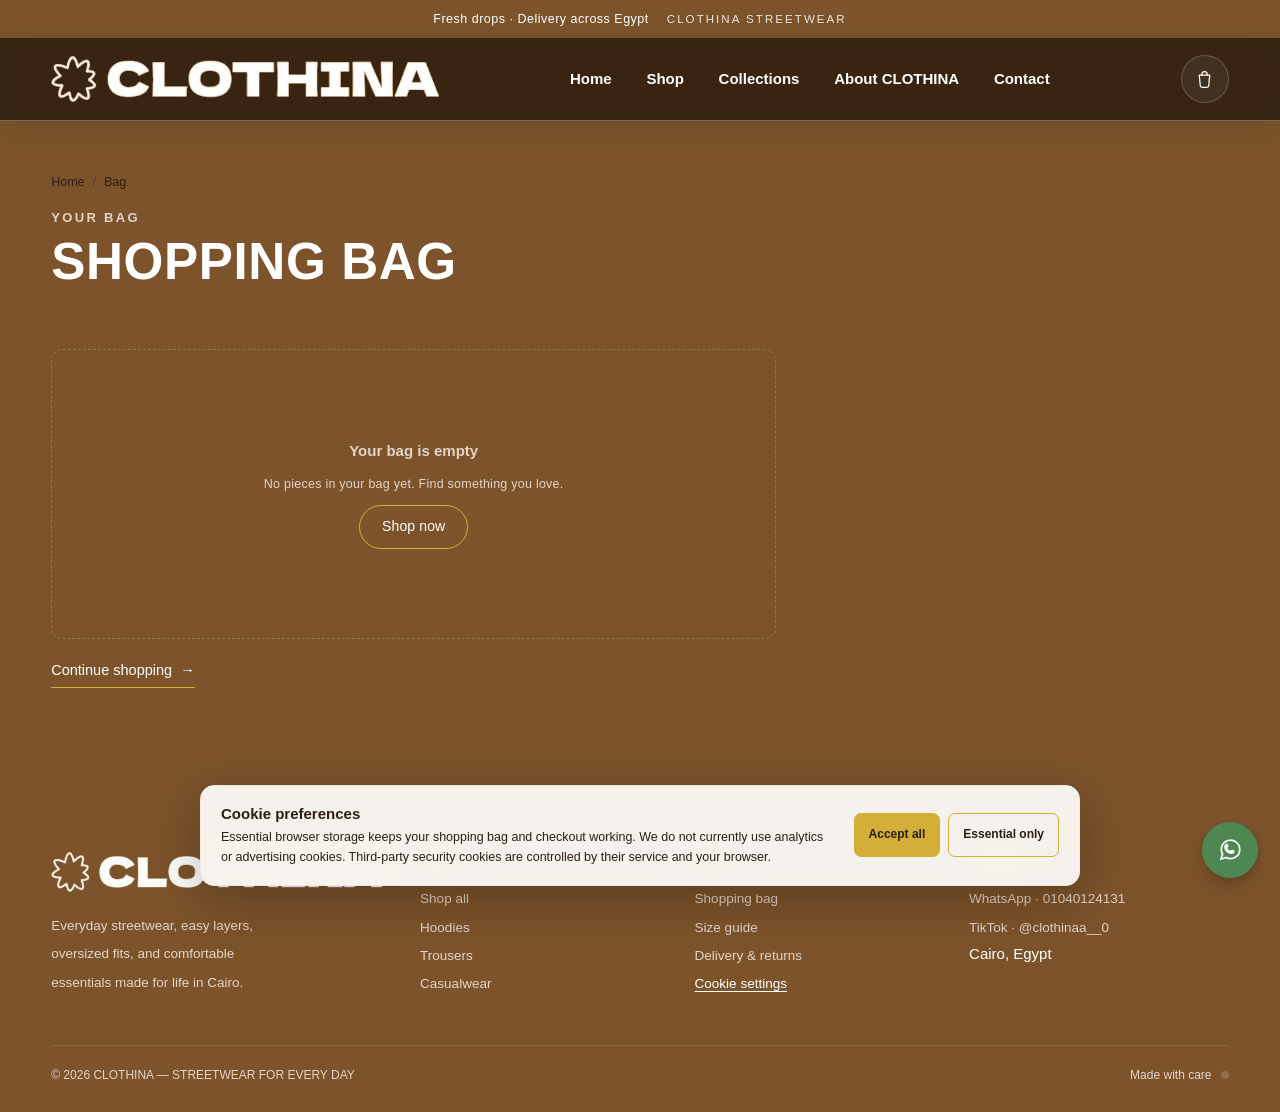
<file: checkout.html>
<!DOCTYPE html>
<html lang="en" dir="ltr">
<head>
<meta charset="UTF-8">
<meta name="viewport" content="width=device-width, initial-scale=1">
<title>Checkout · CLOTHINA</title>
<link rel="icon" href="assets/img/brand/favicon.png" type="image/png">
<link rel="apple-touch-icon" href="assets/img/brand/favicon.png">
<link rel="preload" as="image" href="assets/img/brand/clothina-wordmark-white.png">
<link rel="preconnect" href="https://ymsrfxmwwpwjgzzaytsh.supabase.co" crossorigin>
<link rel="stylesheet" href="assets/css/main.css">
</head>
<body data-page="checkout">

<div id="site-header"></div>

<main>
  <section class="page-head">
    <div class="container">
      <nav class="crumbs"><a href="index.html">Home</a><span class="sep">/</span><a href="cart.html">Bag</a><span class="sep">/</span><span>Checkout</span></nav>
      <div class="section-head" style="margin-bottom:0">
        <div class="stack">
          <span class="eyebrow">CHECKOUT</span>
          <h1 class="title-lg">Checkout</h1>
        </div>
        <p class="muted tiny">Just a few steps — pay with Vodafone Cash</p>
      </div>
    </div>
  </section>

  <section>
    <div class="container">
      <div class="checkout-grid" id="checkoutGrid">

        <!-- 1) Customer details -->
        <div style="display:grid;gap:18px">
          <div class="panel">
            <div class="panel-title"><span class="n">1</span> Your details</div>
            <div class="form-grid">
              <div class="field">
                <label for="cName">Full name <span class="req">*</span></label>
                <input class="input" id="cName" autocomplete="name" placeholder="Your name">
              </div>
              <div class="field">
                <label for="cPhone">Phone / WhatsApp <span class="req">*</span></label>
                <input class="input" id="cPhone" inputmode="tel" autocomplete="tel" placeholder="010xxxxxxxx" dir="ltr">
              </div>
              <div class="field">
                <label for="cCity">City</label>
                <input class="input" id="cCity" autocomplete="address-level2" placeholder="Cairo">
              </div>
              <div class="field">
                <label for="cAddress">Full address</label>
                <input class="input" id="cAddress" autocomplete="street-address" placeholder="District / street / building / landmark">
              </div>
            </div>
            <div class="field">
              <label for="cNotes">Order notes</label>
              <textarea class="textarea" id="cNotes" placeholder="Custom size, length alteration, or gift wrap? Add a note here."></textarea>
            </div>
          </div>

          <!-- Your measurements (optional) -->
          <div class="panel" id="measurePanel">
            <div class="panel-title"><span class="n">2</span> Your measurements (optional)</div>
            <p class="tiny muted">For a custom fit, enter your measurements in centimetres. They will be sent with your order via WhatsApp.</p>

            <div class="form-grid">
              <div class="field"><label>Height (cm)</label><input class="input" id="mHeight" inputmode="numeric" placeholder="165"></div>
              <div class="field"><label>Bust (cm)</label><input class="input" id="mBust" inputmode="numeric" placeholder="88"></div>
              <div class="field"><label>Waist (cm)</label><input class="input" id="mWaist" inputmode="numeric" placeholder="70"></div>
              <div class="field"><label>Hips (cm)</label><input class="input" id="mHips" inputmode="numeric" placeholder="98"></div>
              <div class="field"><label>Shoulder width (cm)</label><input class="input" id="mShoulder" inputmode="numeric" placeholder="38"></div>
              <div class="field"><label>Sleeve length (cm)</label><input class="input" id="mSleeve" inputmode="numeric" placeholder="58"></div>
            </div>

            <div class="field">
              <label>Fit notes</label>
              <textarea class="textarea" id="mNotes" style="min-height:70px" placeholder="For example: desired length 145 cm, relaxed at the bust, custom fit…"></textarea>
            </div>

            <p class="tiny muted" style="margin:0">If you do not need a custom fit, leave this section blank.</p>
          </div>

          <!-- 3) Payment -->
          <div class="panel">
            <div class="panel-title"><span class="n">3</span> Payment method</div>
            <p class="tiny muted" style="margin:0">Vodafone Cash only. A 50% deposit is due in advance; the balance is paid on delivery.</p>
            <div class="pay-grid" id="payGrid"></div>
          </div>
        </div>

        <!-- Order summary -->
        <aside class="summary">
          <h3>Your order</h3>
          <div class="mini-list" id="miniList"></div>
          <hr class="rule">
          <div class="sum-row"><span>Subtotal</span><b id="cSub">—</b></div>
          <div class="sum-row"><span>Delivery</span><b id="cShip">—</b></div>

          <div class="sum-row sum-discount hide" id="cDiscountRow">
            <span>Coupon discount <b class="en" id="cCouponCode"></b></span><b id="cDiscount">—</b>
          </div>

          <!-- Coupon / Discount -->
          <div class="coupon-block" id="cCouponBlock"></div>

          <div class="sum-row sum-total"><span>Total</span><b id="cTotal">—</b></div>

          <div class="field mt-2">
            <label for="cConfirm" class="tiny">I confirm my details are correct</label>
            <label class="pay" style="padding:12px 14px">
              <input type="checkbox" id="cConfirm">
              <span class="radio" style="border-radius:6px"></span>
              <span class="pay-txt"><b style="font-weight:400;font-size:13px">I agree to place this order and be contacted on WhatsApp</b></span>
            </label>
          </div>

          <button class="btn btn--block" id="placeOrder">
            <span class="en" style="letter-spacing:.18em">PLACE ORDER</span>
          </button>
          <p class="hint"><span class="dot"></span> Your order details (items, size, color, measurements, and payment) will be sent to our WhatsApp.</p>
          <p class="err" id="ckErr"></p>
        </aside>
      </div>
    </div>
  </section>
</main>

<div id="site-footer"></div>

<!-- Order success modal -->
<div class="modal" id="doneModal">
  <div class="modal-card center" style="justify-items:center;text-align:center">
    <div style="width:64px;height:64px;border-radius:50%;background:var(--bg-swirl);display:grid;place-items:center;margin-bottom:6px">
      <svg width="28" height="28" viewBox="0 0 24 24" fill="none" stroke="#7C532B" stroke-width="1.5" stroke-linecap="round" stroke-linejoin="round"><path d="M4 12.5l5 5L20 6.5"/></svg>
    </div>
    <h3 style="font-size:20px;font-weight:400">Your order has been placed ✦</h3>
    <p class="tiny muted" style="line-height:2">Order number: <b class="en" id="orderCodeOut" style="color:var(--text-main)">—</b><br>
      If WhatsApp does not open automatically, use the button below to send your order details.</p>
    <a class="btn btn--block" id="waAgain" target="_blank" rel="noopener">Open WhatsApp and send order</a>
    <a class="link-u" href="shop.html" style="justify-self:center">Return to shop</a>
  </div>
</div>

<script defer src="assets/js/config.js"></script>
<script defer src="assets/js/env.js"></script>
<script defer src="assets/js/core.js"></script>
<script defer src="assets/js/checkout.page.js"></script>
</body>
</html>
</file>
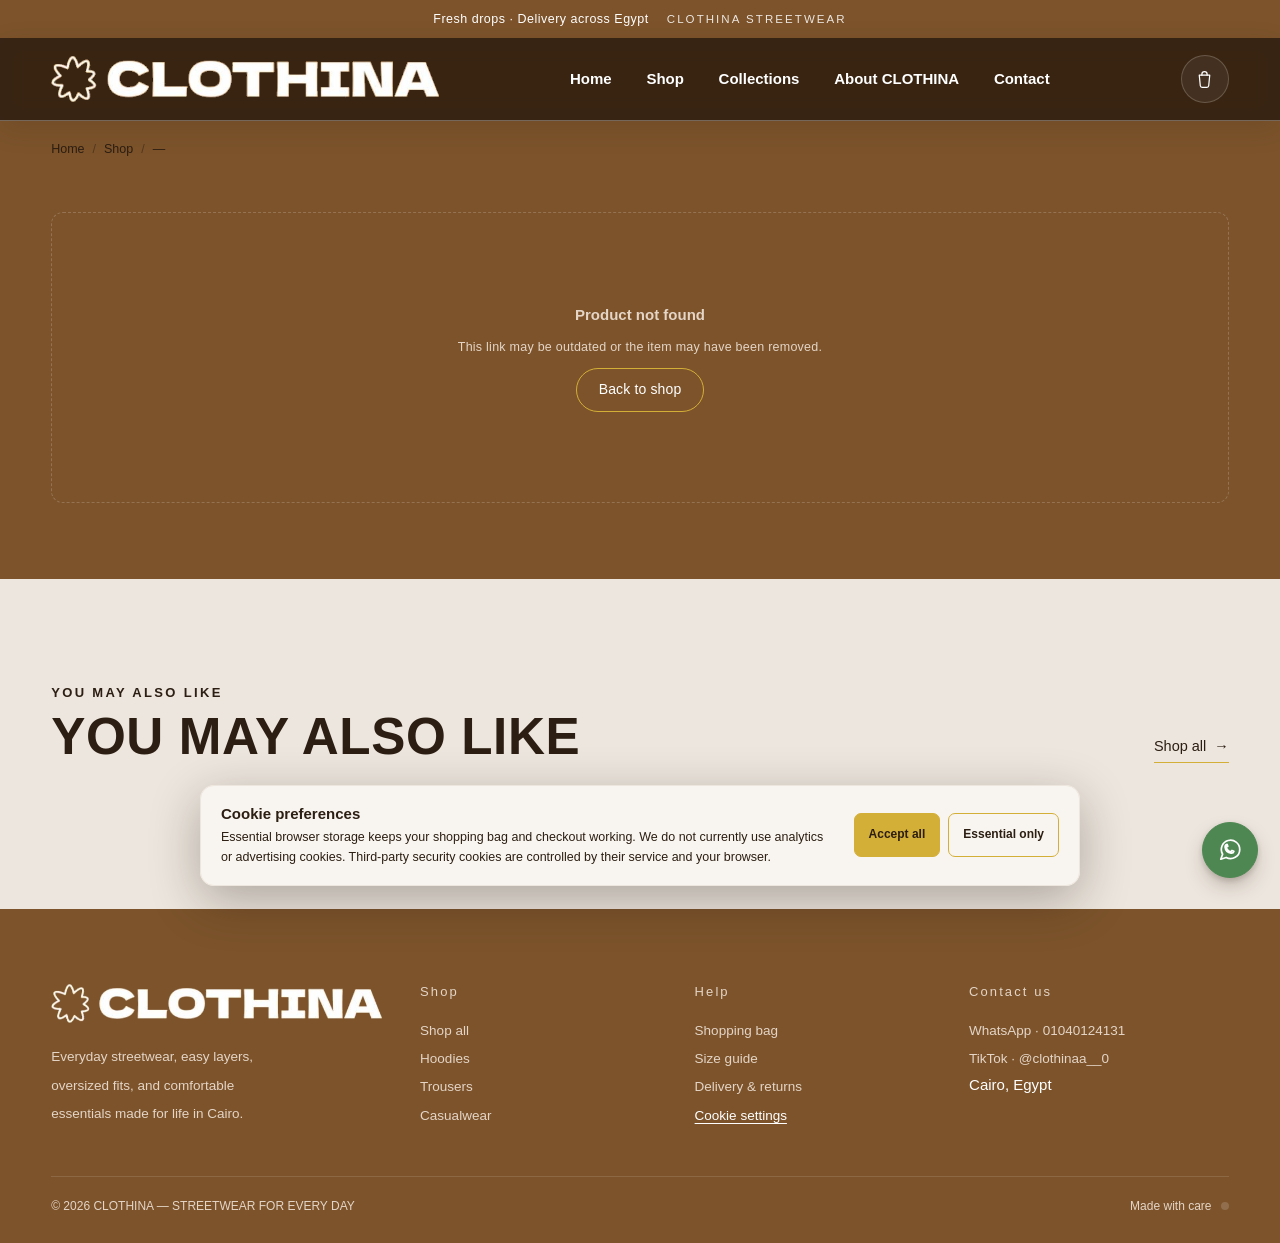
<file: product.html>
<!DOCTYPE html>
<html lang="en" dir="ltr">
<head>
<meta charset="UTF-8">
<meta name="viewport" content="width=device-width, initial-scale=1">
<title>Product · CLOTHINA</title>
<link rel="icon" href="assets/img/brand/favicon.png" type="image/png">
<link rel="apple-touch-icon" href="assets/img/brand/favicon.png">
<link rel="preload" as="image" href="assets/img/brand/clothina-wordmark-white.png">
<link rel="preconnect" href="https://ymsrfxmwwpwjgzzaytsh.supabase.co" crossorigin>
<link rel="stylesheet" href="assets/css/main.css">
</head>
<body data-page="product">

<div id="site-header"></div>

<main>
  <section>
    <div class="container">
      <nav class="crumbs" aria-label="Breadcrumb" style="padding-top:18px">
        <a href="index.html">Home</a><span class="sep">/</span>
        <a href="shop.html">Shop</a><span class="sep">/</span>
        <span id="crumbName">—</span>
      </nav>

      <div class="pdp" id="pdp">
        <!-- Gallery -->
        <div class="gallery">
          <div class="gallery-stage" id="stage">
            <div class="skeleton" style="position:absolute;inset:0"></div>
            <div class="gallery-nav">
              <button id="prevImg" aria-label="Previous image"><svg width="16" height="16" viewBox="0 0 24 24" fill="none" stroke="currentColor" stroke-width="1.6" stroke-linecap="round"><path d="M14 6l-6 6 6 6"/></svg></button>
              <button id="nextImg" aria-label="Next image"><svg width="16" height="16" viewBox="0 0 24 24" fill="none" stroke="currentColor" stroke-width="1.6" stroke-linecap="round"><path d="M10 6l6 6-6 6"/></svg></button>
            </div>
          </div>
          <div class="thumbs" id="thumbs"></div>
        </div>

        <!-- Product information -->
        <div class="pdp-info">
          <div class="pdp-top">
            <span class="eyebrow" id="pdpCat">CLOTHINA</span>
            <h1 class="pdp-title" id="pdpTitle">—</h1>
            <div class="pdp-price" id="pdpPrice"></div>
            <p class="pdp-desc" id="pdpDesc"></p>
          </div>

          <!-- Sizes -->
          <div class="opt" id="optSizes">
            <div class="opt-head">
              <span class="opt-label">Size <b id="sizeHint" class="muted tiny">Choose a size</b></span>
              <button class="guide-btn" id="openGuide">
                <svg viewBox="0 0 24 24" fill="none" stroke="currentColor" stroke-width="1.4" stroke-linecap="round"><path d="M3 8h18v8H3z"/><path d="M7 8v3M11 8v4M15 8v3M19 8v4"/></svg>
                Size guide
              </button>
            </div>
            <div class="opt-grid" id="sizeBtns"></div>
          </div>

          <!-- Colors -->
          <div class="opt" id="optColors">
            <div class="opt-head"><span class="opt-label">Color <b id="colorHint" class="muted tiny"></b></span></div>
            <div class="opt-grid" id="colorBtns"></div>
          </div>

          <!-- Quantity and purchase -->
          <div class="opt">
            <span class="opt-label">Quantity</span>
            <div class="qty" id="qtyBox">
              <button id="qtyMinus" aria-label="Decrease quantity">−</button>
              <span class="val" id="qtyVal">1</span>
              <button id="qtyPlus" aria-label="Increase quantity">+</button>
            </div>
          </div>

          <div class="buy-row">
            <button class="btn" id="addToCart">Add to bag</button>
            <button class="btn btn--ghost" id="buyNow">Buy now</button>
            <a class="btn btn--icon btn--ghost" id="waAsk" target="_blank" rel="noopener" aria-label="Ask us on WhatsApp" href="#">
              <svg width="21" height="21" viewBox="0 0 24 24" fill="none" stroke="currentColor" stroke-width="1.4" stroke-linecap="round" stroke-linejoin="round"><path d="M21 11.5a8.5 8.5 0 0 1-12.6 7.4L3.5 20.5l1.7-4.7A8.5 8.5 0 1 1 21 11.5Z"/><path d="M8.6 9.4c.4 2.2 2 3.8 4.2 4.2l1-1.2 1.8.7c-.3 1.2-1.4 1.9-2.6 1.8-2.9-.3-5.2-2.6-5.5-5.5-.1-1.2.6-2.3 1.8-2.6l.7 1.8-1.4.8Z"/></svg>
            </a>
          </div>
          <p class="hint"><span class="dot"></span> Delivery across Egypt · Vodafone Cash · Order confirmation on WhatsApp</p>

          <!-- Accordion details -->
          <div class="acc">
            <div class="acc-item">
              <button class="acc-head">Product details <span class="ic">+</span></button>
              <div class="acc-body"><div class="acc-body-in" id="accDetails"></div></div>
            </div>
            <div class="acc-item">
              <button class="acc-head">Delivery & returns <span class="ic">+</span></button>
              <div class="acc-body"><div class="acc-body-in">
                <ul>
                  <li>Delivery across Egypt in 2–5 business days.</li>
                  <li>Free delivery on all orders.</li>
                  <li>Returns or exchanges within 14 days, provided the item is unused.</li>
                  <li>Custom-fit pieces are made to order and can only be exchanged if faulty.</li>
                  <li>A 50% deposit is paid via Vodafone Cash; the balance is due on delivery.</li>
                </ul>
              </div></div>
            </div>
            <div class="acc-item">
              <button class="acc-head">Garment care <span class="ic">+</span></button>
              <div class="acc-body"><div class="acc-body-in">
                <ul>
                  <li>Hand wash in cold water or dry clean.</li>
                  <li>Dry in the shade, away from direct sunlight.</li>
                  <li>Iron inside out on a low setting.</li>
                </ul>
              </div></div>
            </div>
          </div>
        </div>
      </div>
    </div>
  </section>

  <!-- You may also like -->
  <section class="section section--soft">
    <div class="container">
      <div class="section-head">
        <div class="stack"><span class="eyebrow">YOU MAY ALSO LIKE</span><h2 class="title-lg">You may also like</h2></div>
        <a class="link-u" href="shop.html">Shop all <span class="en">→</span></a>
      </div>
      <div class="grid-products" id="relatedGrid"></div>
    </div>
  </section>
</main>

<div id="site-footer"></div>

<!-- Size guide modal (product image or default chart) -->
<div class="modal" id="sizeModal">
  <div class="modal-card">
    <div class="modal-head">
      <h3>Size guide</h3>
      <button class="modal-close" data-close-guide aria-label="Close">✕</button>
    </div>
    <div id="sizeModalBody"></div>
  </div>
</div>

<script defer src="assets/js/config.js"></script>
<script defer src="assets/js/env.js"></script>
<script defer src="assets/js/core.js"></script>
<script defer src="assets/js/product.page.js"></script>
</body>
</html>
</file>
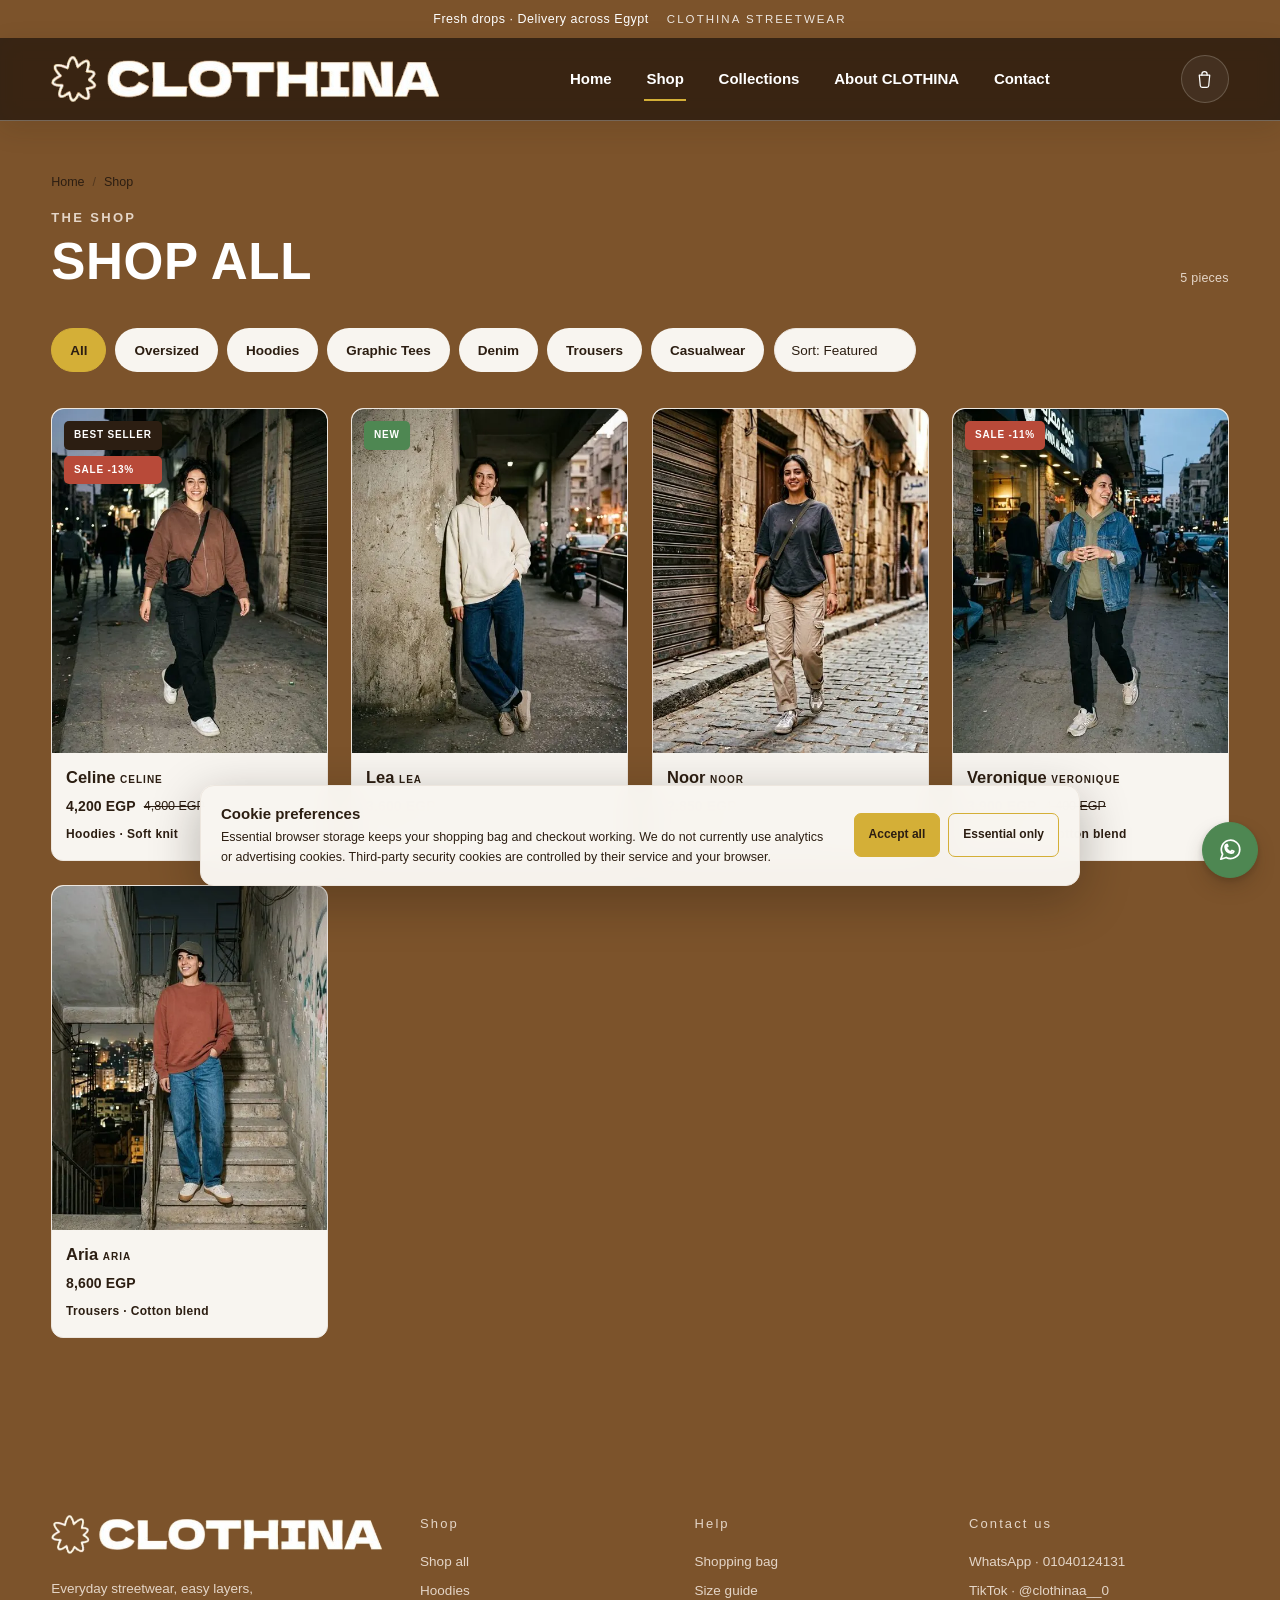
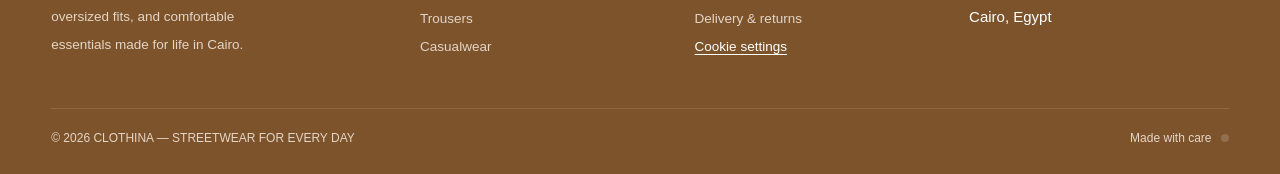
<file: shop.html>
<!DOCTYPE html>
<html lang="en" dir="ltr">
<head>
<meta charset="UTF-8">
<meta name="viewport" content="width=device-width, initial-scale=1">
<title>Shop · CLOTHINA</title>
<meta name="description" content="Shop CLOTHINA streetwear: relaxed layers, oversized fits, new drops, and everyday essentials.">
<link rel="icon" href="assets/img/brand/favicon.png" type="image/png">
<link rel="apple-touch-icon" href="assets/img/brand/favicon.png">
<link rel="preload" as="image" href="assets/img/brand/clothina-wordmark-white.png">
<link rel="preconnect" href="https://ymsrfxmwwpwjgzzaytsh.supabase.co" crossorigin>
<link rel="stylesheet" href="assets/css/main.css">
</head>
<body data-page="shop">

<div id="site-header"></div>

<main>
  <section class="page-head">
    <div class="container">
      <nav class="crumbs" aria-label="Breadcrumb">
        <a href="index.html">Home</a><span class="sep">/</span><span>Shop</span>
      </nav>
      <div class="section-head" style="margin-bottom:0">
        <div class="stack">
          <span class="eyebrow">THE SHOP</span>
          <h1 class="title-lg">Shop all</h1>
        </div>
        <p class="muted tiny" id="resCount">—</p>
      </div>
    </div>
  </section>

  <section class="section" style="padding-top:0">
    <div class="container">
      <div class="filters">
        <div id="catChips" role="group" aria-label="Filter products by style" style="display:flex;gap:9px;flex-wrap:wrap"></div>
        <span class="spacer"></span>
        <select class="select" id="sortSel" aria-label="Sort products">
          <option value="featured">Sort: Featured</option>
          <option value="new">Newest</option>
          <option value="price-asc">Price: Low to high</option>
          <option value="price-desc">Price: High to low</option>
        </select>
      </div>

      <div class="grid-products" id="shopGrid">
        <div class="skeleton" style="aspect-ratio:4/5"></div>
        <div class="skeleton" style="aspect-ratio:4/5"></div>
        <div class="skeleton" style="aspect-ratio:4/5"></div>
        <div class="skeleton" style="aspect-ratio:4/5"></div>
      </div>
    </div>
  </section>
</main>

<div id="site-footer"></div>

<script defer src="assets/js/config.js"></script>
<script defer src="assets/js/env.js"></script>
<script defer src="assets/js/core.js"></script>
<script defer src="assets/js/shop.page.js"></script>
</body>
</html>
</file>
<file: assets/portfolio/portfolio.css>
/* Malek — editorial portfolio. Inspired by the supplied GAZU reference. */
@font-face{font-family:Manrope;src:url('fonts/manrope-latin-500-normal.woff2') format('woff2');font-weight:500;font-style:normal;font-display:swap}
@font-face{font-family:Manrope;src:url('fonts/manrope-latin-600-normal.woff2') format('woff2');font-weight:600;font-style:normal;font-display:swap}
@font-face{font-family:Manrope;src:url('fonts/manrope-latin-700-normal.woff2') format('woff2');font-weight:700;font-style:normal;font-display:swap}
@font-face{font-family:Manrope;src:url('fonts/manrope-latin-800-normal.woff2') format('woff2');font-weight:800;font-style:normal;font-display:swap}
@font-face{font-family:'DM Sans';src:url('fonts/dm-sans-latin-400-normal.woff2') format('woff2');font-weight:400;font-style:normal;font-display:swap}
@font-face{font-family:'DM Sans';src:url('fonts/dm-sans-latin-500-normal.woff2') format('woff2');font-weight:500;font-style:normal;font-display:swap}
@font-face{font-family:'DM Sans';src:url('fonts/dm-sans-latin-600-normal.woff2') format('woff2');font-weight:600;font-style:normal;font-display:swap}

:root{
  --paper:#e9e8e3;
  --paper-soft:#f3f2ee;
  --paper-deep:#dcdad4;
  --ink:#111110;
  --muted:#55544f;
  --line:#c9c7c0;
  --black:#0b0b0a;
  --white:#f6f5f1;
  --gutter:clamp(20px,4.5vw,72px);
  --head:Manrope,Arial,sans-serif;
  --body:'DM Sans',Arial,sans-serif;
  --ease:cubic-bezier(.22,.61,.36,1);
}
*,*::before,*::after{box-sizing:border-box}
html{scroll-behavior:smooth;scroll-padding-top:96px;-webkit-text-size-adjust:100%}
body{margin:0;background:var(--paper);color:var(--ink);font-family:var(--body);font-size:15px;line-height:1.6;-webkit-font-smoothing:antialiased;overflow-x:hidden}
body.dialog-open{overflow:hidden}
img{display:block;max-width:100%}
a{color:inherit;text-decoration:none}
button{font:inherit;color:inherit;background:none;border:0;padding:0;cursor:pointer}
h1,h2,h3,p{margin:0}
ul{margin:0;padding:0;list-style:none}
svg{width:20px;height:20px;fill:none;stroke:currentColor;stroke-width:1.5;stroke-linecap:round;stroke-linejoin:round;flex:none}
::selection{background:var(--ink);color:var(--paper)}
:focus-visible{outline:2px solid currentColor;outline-offset:4px}
.sr-only{position:absolute;width:1px;height:1px;padding:0;margin:-1px;overflow:hidden;clip:rect(0,0,0,0);white-space:nowrap;border:0}
.skip-link{position:fixed;top:10px;left:10px;z-index:200;background:var(--ink);color:var(--paper);padding:10px 16px;transform:translateY(-160%)}
.skip-link:focus{transform:none}

.eyebrow{font-family:var(--head);font-size:10px;font-weight:600;letter-spacing:.22em;text-transform:uppercase}
.btn{display:inline-flex;align-items:center;justify-content:center;gap:10px;min-height:48px;padding:15px 28px;background:var(--ink);border:1px solid var(--ink);color:var(--paper);font-family:var(--head);font-size:10px;font-weight:700;letter-spacing:.13em;line-height:1.2;text-transform:uppercase;transition:background .25s var(--ease),color .25s var(--ease)}
.btn svg{width:14px;height:14px}
.btn:hover{background:transparent;color:var(--ink)}
.btn--light{background:var(--paper);border-color:var(--paper);color:var(--ink)}
.btn--light:hover{background:transparent;color:var(--paper)}
.text-link{display:inline-flex;align-items:center;gap:9px;padding-bottom:5px;border-bottom:1px solid currentColor;font-family:var(--head);font-size:10px;font-weight:700;letter-spacing:.12em;line-height:1.3;text-transform:uppercase;transition:opacity .2s var(--ease)}
.text-link:hover{opacity:.6}
.text-link span{font-size:14px;line-height:1}
.text-link svg{width:14px;height:14px}
.text-link--light{color:var(--paper)}

.announcement{display:flex;align-items:center;justify-content:space-between;gap:20px;min-height:30px;padding:7px var(--gutter);background:var(--black);color:var(--white);font-family:var(--head);font-size:8px;font-weight:600;letter-spacing:.12em;text-transform:uppercase}
.announcement a{display:inline-flex;gap:8px;align-items:center}
.announcement a svg{width:12px;height:12px}
.announcement a:hover{opacity:.7}
.announcement-center{opacity:.65}
.site-header{position:sticky;top:0;z-index:50;display:grid;grid-template-columns:1fr auto 1fr;align-items:center;min-height:84px;padding:0 var(--gutter);background:var(--paper);border-bottom:1px solid rgba(17,17,16,.06)}
.nav-left{display:flex;gap:clamp(18px,2.4vw,38px)}
.nav-left a,.nav-action{font-family:var(--head);font-size:10px;font-weight:700;letter-spacing:.1em;text-transform:uppercase}
.nav-left a{position:relative;padding:8px 0}
.nav-left a::after{content:"";position:absolute;left:0;right:100%;bottom:2px;height:1px;background:currentColor;transition:right .25s var(--ease)}
.nav-left a:hover::after,.nav-left a[aria-current="true"]::after{right:0}
.wordmark{font-family:var(--head);font-size:30px;font-weight:800;letter-spacing:.02em;line-height:1}
.wordmark span{letter-spacing:-.08em}
.nav-right{display:flex;justify-content:flex-end;align-items:center;gap:clamp(16px,2vw,30px)}
.nav-action{display:inline-flex;align-items:center;gap:8px}
.nav-action svg{width:17px;height:17px}
.nav-action em{font-style:normal;font-weight:500;opacity:.6}
.github-link svg{fill:currentColor;stroke:none}
.contact-link span{font-size:15px}
.nav-action:hover{opacity:.6}
.menu-toggle{display:none;width:34px;height:34px;flex-direction:column;justify-content:center;gap:6px}
.menu-toggle span:not(.sr-only){display:block;width:22px;height:1.5px;background:var(--ink)}

.hero{position:relative;height:clamp(620px,52vw,780px);overflow:hidden;background:radial-gradient(ellipse at 50% 42%,#efeee9 0%,var(--paper) 62%)}
.hero-kicker{position:absolute;top:64px;left:var(--gutter);z-index:3;font-family:var(--head);font-size:11px;font-weight:600;letter-spacing:.28em;line-height:1.9;text-transform:uppercase}
.hero-kicker::after{content:"";display:block;width:34px;height:1px;margin-top:16px;background:var(--ink)}
.hero-title{position:absolute;top:23%;left:50%;z-index:1;width:100%;transform:translateX(-50%);font-family:var(--head);font-size:clamp(110px,24.5vw,390px);font-weight:800;letter-spacing:-.075em;line-height:.8;text-align:center;padding-right:.075em;user-select:none}
.hero-devices{position:absolute;left:53%;top:47%;z-index:2;width:min(640px,54vw);transform:translate(-50%,-50%);filter:drop-shadow(0 34px 34px rgba(0,0,0,.18))}
.laptop{position:relative;transform:rotate(-6deg)}
.laptop-screen{padding:12px 12px 16px;background:#161615;border-radius:14px 14px 4px 4px;border:1px solid #3a3a38}
.laptop-screen img{width:100%;height:auto;aspect-ratio:1440/1000;object-fit:cover;border-radius:3px;filter:grayscale(1) contrast(1.04)}
.laptop-base{height:14px;margin:0 -22px;background:linear-gradient(#c7c7c4,#8e8e8b);border-radius:2px 2px 12px 12px;position:relative}
.laptop-base::after{content:"";position:absolute;left:50%;top:0;width:90px;height:5px;transform:translateX(-50%);background:#777774;border-radius:0 0 6px 6px}
.phone{position:absolute;right:-5%;bottom:-10%;width:27%;padding:7px;background:#141413;border-radius:24px;border:1px solid #3a3a38;transform:rotate(7deg);box-shadow:0 18px 30px rgba(0,0,0,.25)}
.phone-screen{overflow:hidden;border-radius:18px}
.phone-screen img{width:100%;height:auto;aspect-ratio:390/844;object-fit:cover;filter:grayscale(1) contrast(1.04)}
.phone::before{content:"";position:absolute;top:12px;left:50%;z-index:2;width:34%;height:10px;transform:translateX(-50%);background:#141413;border-radius:10px}
.hero-device-tag{position:absolute;left:4%;bottom:-15%;padding:8px 12px;background:var(--paper-soft);border:1px solid var(--line);font-family:var(--head);font-size:8px;font-weight:700;letter-spacing:.16em}
.hero-actions{position:absolute;left:var(--gutter);bottom:56px;z-index:4;display:flex;align-items:center;gap:28px}
.hero-note{position:absolute;right:var(--gutter);bottom:56px;z-index:3;display:flex;flex-direction:column;font-family:var(--head);font-size:11px;font-weight:600;letter-spacing:.26em;line-height:1.9;text-transform:uppercase}
.hero-year{margin-top:8px}
.hero-note::after{content:"";width:34px;height:1px;margin-top:14px;background:var(--ink)}
.hero-side{position:absolute;right:16px;top:50%;transform:translateY(-50%);writing-mode:vertical-rl;font-family:var(--head);font-size:8px;font-weight:600;letter-spacing:.3em;text-transform:uppercase;opacity:.55}

.project-strip{display:grid;grid-template-columns:1fr 1fr 1fr;gap:clamp(24px,4vw,64px);padding:30px var(--gutter);background:var(--black);color:var(--white)}
.strip-project,.strip-contact{display:flex;align-items:center;gap:20px;min-width:0}
.strip-project img{width:86px;height:104px;object-fit:cover;filter:saturate(.8)}
.project-strip h2{font-family:var(--head);font-size:15px;font-weight:700;letter-spacing:.08em;text-transform:uppercase}
.project-strip p{margin:6px 0 12px;font-size:12px;color:#b9b8b2}
.strip-link{display:inline-flex;align-items:center;gap:8px;padding-bottom:3px;border-bottom:1px solid rgba(246,245,241,.7);font-family:var(--head);font-size:9px;font-weight:700;letter-spacing:.12em;text-transform:uppercase}
.strip-link svg{width:13px;height:13px;transition:transform .2s var(--ease)}
.strip-project:hover .strip-link svg,.strip-contact:hover .strip-link svg{transform:translateX(4px)}
.strip-plus{display:grid;place-items:center;width:54px;height:54px;border:1px solid #4a4a46;border-radius:50%;font-size:26px;font-weight:400;flex:none}

.featured{display:grid;grid-template-columns:42% 58%;min-height:580px;background:var(--paper-deep)}
.featured-copy{display:flex;flex-direction:column;justify-content:center;align-items:flex-start;padding:80px var(--gutter)}
.featured-copy h2{margin:22px 0 24px;font-family:var(--head);font-size:clamp(48px,5.6vw,86px);font-weight:800;letter-spacing:-.045em;line-height:.98;text-transform:uppercase}
.featured-description{max-width:390px;font-size:14px;line-height:1.75;color:#3d3c38}
.tags{display:flex;flex-wrap:wrap;gap:8px;margin:24px 0 30px}
.tags span{padding:6px 10px;border:1px solid #aaa8a0;font-family:var(--head);font-size:8px;font-weight:700;letter-spacing:.14em;text-transform:uppercase}
.featured-actions{display:flex;flex-wrap:wrap;align-items:center;gap:22px}
.featured-media{position:relative;min-height:580px;overflow:hidden}
.featured-media>img{width:100%;height:100%;object-fit:cover;filter:grayscale(1) contrast(1.03)}
.featured-caption{position:absolute;left:28px;bottom:28px;display:flex;flex-direction:column;gap:3px;padding:14px 18px;background:var(--paper);font-family:var(--head);text-transform:uppercase}
.featured-caption span:first-child{font-size:16px;font-weight:800;letter-spacing:.08em}
.featured-caption span:last-child{font-size:8px;font-weight:600;letter-spacing:.18em;color:var(--muted)}
.featured-number{position:absolute;top:18px;right:28px;font-family:var(--head);font-size:86px;font-weight:800;line-height:1;color:rgba(246,245,241,.8);letter-spacing:-.06em}

.section{padding:96px var(--gutter)}
.section-head{display:flex;align-items:flex-end;justify-content:space-between;gap:24px;margin-bottom:48px}
.section-head h2{margin-top:14px;font-family:var(--head);font-size:clamp(36px,4.4vw,64px);font-weight:800;letter-spacing:-.045em;line-height:1.05;text-transform:uppercase}
.work{background:var(--paper-soft)}
.work-grid{display:grid;grid-template-columns:1fr 1fr;gap:clamp(24px,3vw,48px)}
.work-card{min-width:0;scroll-margin-top:110px}
.work-media{position:relative;display:grid;place-items:center;aspect-ratio:4/3;padding:11%;overflow:hidden}
.work-media--clothina{background:#d3d1ca}
.work-media--jorlina{background:#ddd8cf}
.work-badge{position:absolute;top:18px;left:18px;z-index:2;padding:7px 11px;background:var(--paper-soft);font-family:var(--head);font-size:8px;font-weight:700;letter-spacing:.16em;text-transform:uppercase}
.browser{width:100%;background:#151514;padding:8px 8px 10px;border-radius:8px;box-shadow:0 24px 40px rgba(0,0,0,.18);transform:rotate(-3deg);transition:transform .5s var(--ease)}
.browser-bar{display:flex;align-items:center;gap:5px;height:20px;padding:0 4px}
.browser-bar i{width:6px;height:6px;border-radius:50%;background:#5b5b57}
.browser-bar span{margin-left:10px;font-size:8px;color:#9a9a94;letter-spacing:.08em}
.browser img{width:100%;height:auto;aspect-ratio:1440/1000;object-fit:cover;border-radius:2px}
.work-card:hover .browser{transform:rotate(0) translateY(-4px)}
.jorlina-preview{position:relative;width:72%;height:100%;overflow:hidden;box-shadow:0 24px 40px rgba(0,0,0,.16);transition:transform .5s var(--ease)}
.jorlina-preview img{width:100%;height:100%;object-fit:cover}
.jorlina-preview-brand{position:absolute;top:26px;left:0;right:0;text-align:center;color:#fff;font-family:var(--head);font-size:clamp(18px,2vw,30px);font-weight:700;letter-spacing:.2em;text-shadow:0 1px 12px rgba(0,0,0,.35)}
.jorlina-preview-brand span{display:block;margin-top:5px;font-size:7px;font-weight:500;letter-spacing:.28em;text-transform:uppercase}
.work-card:hover .jorlina-preview{transform:translateY(-4px)}
.work-open{position:absolute;right:18px;bottom:18px;z-index:2;display:grid;place-items:center;width:46px;height:46px;border-radius:50%;background:var(--paper-soft);border:1px solid var(--ink);font-size:20px;transition:background .2s,color .2s,transform .2s}
.work-open svg{width:20px;height:20px}
.work-open:hover{background:var(--ink);color:var(--paper);transform:rotate(45deg)}
.work-info{display:flex;align-items:flex-end;justify-content:space-between;gap:18px;margin-top:24px}
.work-category{font-family:var(--head);font-size:9px;font-weight:600;letter-spacing:.16em;text-transform:uppercase;color:var(--muted)}
.work-info h3{margin-top:6px;font-family:var(--head);font-size:clamp(24px,2.4vw,34px);font-weight:800;letter-spacing:-.02em;line-height:1.1}
.work-links{display:flex;flex-direction:column;align-items:flex-end;gap:8px;font-family:var(--head);font-size:9px;font-weight:700;letter-spacing:.1em;text-transform:uppercase;white-space:nowrap}
.work-links a,.work-links button{border-bottom:1px solid currentColor;padding-bottom:2px}
.work-links a:hover,.work-links button:hover{opacity:.6}
.work-desc{max-width:92%;margin-top:14px;font-size:13px;line-height:1.7;color:var(--muted)}

.about{display:grid;grid-template-columns:1fr 1fr;gap:clamp(40px,8vw,140px);background:var(--paper)}
.about-title h2{margin-top:18px;font-family:var(--head);font-size:clamp(44px,5vw,76px);font-weight:800;letter-spacing:-.05em;line-height:1;text-transform:uppercase}
.about-signature{display:inline-block;margin-top:34px;font-family:Georgia,'Times New Roman',serif;font-size:46px;font-style:italic;transform:rotate(-6deg)}
.about-copy{align-self:center;max-width:560px}
.about-lead{font-family:var(--head);font-size:clamp(20px,2vw,27px);font-weight:600;line-height:1.45;letter-spacing:-.02em}
.about-copy>p+p{margin-top:20px;font-size:14px;line-height:1.8;color:var(--muted)}
.skills{display:flex;flex-wrap:wrap;gap:8px;margin:28px 0 32px}
.skills li{padding:8px 12px;border:1px solid var(--line);font-family:var(--head);font-size:9px;font-weight:600;letter-spacing:.1em;text-transform:uppercase}

.approach{padding:48px var(--gutter);background:var(--paper-deep)}
.approach-grid{display:grid;grid-template-columns:repeat(4,1fr);gap:clamp(24px,3vw,48px)}
.approach-item{display:flex;align-items:flex-start;gap:16px}
.approach-item svg{width:32px;height:32px;stroke-width:1.3}
.approach-item h3{font-family:var(--head);font-size:10px;font-weight:700;letter-spacing:.12em;text-transform:uppercase}
.approach-item p{margin-top:6px;font-size:12px;line-height:1.6;color:var(--muted)}

.contact{padding:110px 20px 100px;background:var(--black);color:var(--paper);text-align:center}
.contact .eyebrow{color:#b9b8b2}
.contact h2{margin:26px 0 40px;font-family:var(--head);font-size:clamp(58px,9vw,140px);font-weight:800;letter-spacing:-.055em;line-height:.95;text-transform:uppercase}
.contact-actions{display:flex;align-items:center;justify-content:center;flex-wrap:wrap;gap:30px}
.contact-note{margin-top:34px;font-size:12px;color:#9a9993}
.site-footer{display:grid;grid-template-columns:auto 1fr 1fr auto;align-items:center;gap:28px;padding:28px var(--gutter);background:var(--paper);font-family:var(--head);font-size:8px;font-weight:600;letter-spacing:.12em;text-transform:uppercase}
.wordmark--footer{font-size:24px}
.footer-note{text-align:center;color:var(--muted)}
.site-footer>.text-link{justify-self:end;font-size:8px}

.dialog{width:100%;max-width:min(920px,calc(100vw - 32px));max-height:calc(100dvh - 48px);margin:auto;padding:0;border:0;background:var(--paper-soft);color:var(--ink);overflow:auto}
.dialog::backdrop{background:rgba(10,10,9,.58);backdrop-filter:blur(4px)}
.dialog-inner{padding:clamp(22px,4vw,40px)}
.dialog-top{display:flex;align-items:center;justify-content:space-between;gap:20px;margin-bottom:24px}
.dialog-close{display:grid;place-items:center;width:40px;height:40px;border:1px solid var(--line);border-radius:50%;font-size:26px;line-height:1;transition:background .2s,color .2s}
.dialog-close svg{width:18px;height:18px}
.dialog-close:hover{background:var(--ink);color:var(--paper)}
.index-dialog{max-width:min(720px,calc(100vw - 32px))}
.index-dialog h2{font-family:var(--head);font-size:clamp(30px,4vw,44px);font-weight:800;letter-spacing:-.04em;line-height:1.1;text-transform:uppercase}
.index-dialog h2 span{font-size:.5em;font-weight:500;color:var(--muted)}
.project-search{display:flex;align-items:center;gap:12px;margin:26px 0 8px;padding:12px 0;border-bottom:1px solid var(--ink)}
.project-search input{flex:1;min-width:0;border:0;background:transparent;font:inherit;font-size:15px;outline:none}
.index-row{display:grid;grid-template-columns:72px 1fr auto;align-items:center;gap:18px;padding:18px 0;border-bottom:1px solid var(--line)}
.index-row[hidden]{display:none}
.index-row img{width:72px;height:88px;object-fit:cover}
.index-row h3{font-family:var(--head);font-size:18px;font-weight:800;letter-spacing:.02em}
.index-row p{font-size:12px;color:var(--muted)}
.index-row-actions{display:flex;flex-direction:column;align-items:flex-end;gap:8px;font-family:var(--head);font-size:9px;font-weight:700;letter-spacing:.1em;text-transform:uppercase}
.index-row-actions a,.index-row-actions button{display:inline-flex;align-items:center;gap:5px;border-bottom:1px solid currentColor;padding-bottom:2px}
.index-row-actions svg{width:12px;height:12px}
.index-empty{padding:28px 0;color:var(--muted)}
.case-dialog{max-width:min(1040px,calc(100vw - 32px))}
.case-heading{display:flex;align-items:flex-end;justify-content:space-between;gap:24px;margin-bottom:26px}
.case-heading h2{font-family:var(--head);font-size:clamp(38px,6vw,72px);font-weight:800;letter-spacing:-.04em;line-height:1}
.case-heading p{margin-top:10px;color:var(--muted);font-size:13px}
.case-hero{width:100%;max-height:540px;object-fit:cover;background:var(--paper-deep)}
.case-hero--browser{object-fit:contain}
.case-meta{display:grid;grid-template-columns:repeat(3,1fr);gap:20px;margin:26px 0;padding:22px 0;border-top:1px solid var(--line);border-bottom:1px solid var(--line)}
.case-meta dt{font-family:var(--head);font-size:9px;font-weight:700;letter-spacing:.16em;text-transform:uppercase;color:var(--muted)}
.case-meta dd{margin:6px 0 0;font-size:13px}
.case-overview{max-width:760px;font-size:15px;line-height:1.8}
.case-subhead{margin:30px 0 14px;font-family:var(--head);font-size:11px;font-weight:700;letter-spacing:.16em;text-transform:uppercase}
.case-features{display:grid;grid-template-columns:1fr 1fr;gap:10px 24px}
.case-features li{position:relative;padding-left:18px;font-size:13px;color:#3d3c38}
.case-features li::before{content:"—";position:absolute;left:0;color:var(--muted)}
.case-gallery{display:grid;grid-template-columns:1.5fr .6fr;align-items:start;gap:16px;margin-top:16px}
.case-gallery img{width:100%;background:var(--paper-deep)}
.case-gallery--jorlina{grid-template-columns:1fr 1fr}
.case-foot{display:flex;align-items:center;justify-content:space-between;gap:20px;margin-top:30px;padding-top:24px;border-top:1px solid var(--line)}
.case-foot p{font-size:12px;color:var(--muted)}
.menu-dialog{inset:0 0 0 auto;width:min(420px,100%);max-width:100%;height:100dvh;max-height:none;margin:0}
.menu-links{display:flex;flex-direction:column;gap:20px;margin:44px 0}
.menu-links a{display:flex;align-items:baseline;justify-content:space-between;font-family:var(--head);font-size:38px;font-weight:800;letter-spacing:-.03em;line-height:1.1;text-transform:uppercase}
.menu-links span{font-size:11px;font-weight:500;color:var(--muted);letter-spacing:.1em}
.toast{position:fixed;left:50%;bottom:24px;z-index:200;max-width:calc(100vw - 40px);padding:12px 18px;background:var(--ink);color:var(--paper);font-size:12px;text-align:center;opacity:0;transform:translate(-50%,12px);pointer-events:none;transition:opacity .25s var(--ease),transform .25s var(--ease)}
.toast.is-visible{opacity:1;transform:translate(-50%,0)}

.js-reveal .reveal{opacity:0;transform:translateY(24px);transition:opacity .7s var(--ease),transform .7s var(--ease)}
.js-reveal .reveal.is-visible{opacity:1;transform:none}

@media (min-width:1600px){
  .hero-devices{width:720px}
  .hero-title{font-size:390px}
}
@media (max-width:1100px){
  .github-link span{display:none}
  .hero-devices{width:58vw;left:55%}
  .hero-device-tag{bottom:-18%}
  .project-strip{gap:24px}
  .strip-project,.strip-contact{gap:14px}
  .strip-project img{width:70px;height:88px}
  .project-strip h2{font-size:13px}
  .project-strip p{font-size:11px}
  .strip-plus{width:44px;height:44px}
  .featured{grid-template-columns:46% 54%}
  .featured-copy{padding:64px var(--gutter)}
  .approach-grid{grid-template-columns:1fr 1fr;gap:32px}
}
@media (max-width:900px){
  html{scroll-padding-top:80px}
  .announcement-center{display:none}
  .site-header{min-height:70px;grid-template-columns:1fr auto 1fr}
  .nav-left{display:none}
  .menu-toggle{display:flex}
  .wordmark{font-size:26px}
  .nav-right{gap:16px}
  .github-link,.contact-link{display:none}
  .hero{height:700px}
  .hero-kicker{top:36px;font-size:10px}
  .hero-title{top:22%;font-size:24vw}
  .hero-devices{top:47%;left:52%;width:70vw}
  .hero-actions{bottom:40px;gap:20px}
  .hero-note{bottom:40px;font-size:9px}
  .hero-side{display:none}
  .project-strip{grid-template-columns:1fr;gap:26px;padding:32px var(--gutter)}
  .strip-project img{width:76px;height:92px}
  .project-strip h2{font-size:15px}
  .project-strip p{font-size:12px;margin:4px 0 10px}
  .strip-plus{width:76px;height:92px;border-radius:0;font-size:30px}
  .featured{grid-template-columns:1fr}
  .featured-copy{padding:64px var(--gutter)}
  .featured-media{min-height:420px;height:420px}
  .featured-copy h2{font-size:clamp(48px,9vw,76px)}
  .section{padding:72px var(--gutter)}
  .work-grid{grid-template-columns:1fr;gap:56px}
  .work-media{aspect-ratio:16/11}
  .jorlina-preview{width:56%}
  .about{grid-template-columns:1fr;gap:40px}
  .about-copy{max-width:640px}
  .about-signature{margin-top:24px}
  .site-footer{grid-template-columns:1fr 1fr;gap:18px}
  .footer-note{text-align:left}
  .site-footer>.text-link{justify-self:end}
}
@media (max-width:600px){
  .announcement{justify-content:center;font-size:7px;letter-spacing:.1em}
  .announcement>p:first-child{display:none}
  .announcement a{font-size:7px}
  .site-header{padding:0 20px}
  .index-button span{display:none}
  .hero{height:660px}
  .hero-kicker{top:28px;left:20px;font-size:9px;letter-spacing:.22em}
  .hero-kicker::after{margin-top:10px}
  .hero-title{top:24%;font-size:25vw;letter-spacing:-.07em}
  .hero-devices{top:48%;left:50%;width:82vw}
  .laptop-screen{padding:7px 7px 10px;border-radius:9px 9px 3px 3px}
  .laptop-base{height:9px;margin:0 -12px}
  .laptop-base::after{width:56px;height:3px}
  .phone{padding:4px;border-radius:16px;right:-3%;bottom:-14%}
  .phone-screen{border-radius:12px}
  .phone::before{top:8px;height:6px}
  .hero-device-tag{display:none}
  .hero-actions{left:20px;right:20px;bottom:32px;justify-content:space-between;gap:14px}
  .hero-actions .btn{padding:14px 18px;font-size:9px}
  .hero-actions .text-link{font-size:9px}
  .hero-note{display:none}
  .featured-copy{padding:56px 20px}
  .featured-description{font-size:13px}
  .featured-media{height:340px;min-height:340px}
  .featured-number{font-size:64px;right:20px}
  .featured-caption{left:20px;bottom:20px}
  .section{padding:60px 20px}
  .section-head{align-items:flex-start;flex-direction:column;gap:18px;margin-bottom:32px}
  .section-head h2{font-size:38px}
  .work-media{padding:14%;aspect-ratio:4/3}
  .work-badge{top:12px;left:12px;font-size:7px}
  .work-open{right:12px;bottom:12px;width:40px;height:40px}
  .jorlina-preview{width:72%}
  .work-info{margin-top:18px}
  .work-info h3{font-size:26px}
  .work-desc{max-width:100%;font-size:12px}
  .about-title h2{font-size:46px}
  .about-lead{font-size:21px}
  .approach{padding:40px 20px}
  .approach-grid{grid-template-columns:1fr;gap:28px}
  .contact{padding:80px 20px}
  .contact h2{font-size:clamp(52px,14vw,80px)}
  .contact-actions{flex-direction:column;gap:24px}
  .site-footer{grid-template-columns:1fr;text-align:center;padding:28px 20px}
  .footer-note{text-align:center}
  .site-footer>.text-link{justify-self:center}
  .dialog{max-width:calc(100vw - 20px);max-height:calc(100dvh - 20px)}
  .menu-dialog{max-width:100%;max-height:none}
  .index-row{grid-template-columns:56px 1fr;gap:14px}
  .index-row img{width:56px;height:70px}
  .index-row-actions{grid-column:2;flex-direction:row;align-items:center;gap:18px}
  .case-heading{flex-direction:column;align-items:flex-start}
  .case-meta{grid-template-columns:1fr;gap:14px}
  .case-features{grid-template-columns:1fr}
  .case-gallery,.case-gallery--jorlina{grid-template-columns:1fr}
  .case-gallery img{max-height:420px;object-fit:cover}
  .case-foot{flex-direction:column;align-items:flex-start}
}
@media (prefers-reduced-motion:reduce){
  html{scroll-behavior:auto}
  *,*::before,*::after{animation-duration:.01ms!important;animation-iteration-count:1!important;transition-duration:.01ms!important}
  .js-reveal .reveal{opacity:1;transform:none}
}
</file>
<file: clothina/assets/css/main.css>
/* ============================================================
   CLOTHINA — Streetwear UI
   Design tokens from client UI Color Kit
   ============================================================ */

:root{
  /* CLOTHINA UI kit */
  --color-bg-main:#7C532B;
  --color-card-bg:#F8F5F0;
  --color-card-hover:#EDE6DE;
  --color-text-on-dark:#FFFFFF;
  --color-text-sub-dark:#E4D5C7;
  --color-text-on-light:#2C1E12;
  --color-primary-accent:#D4AF37;
  --color-accent-hover:#C59B27;
  --color-success:#4E8752;
  --color-sale:#B84A39;
  --color-line-on-dark:rgba(248,245,240,.2);
  --color-line-on-light:var(--color-card-hover);
  --color-muted-on-light:var(--color-text-on-light);
  --color-soft-text-on-light:var(--color-text-on-light);

  /* Backwards-compatible component tokens */
  --color-bg-primary:var(--color-bg-main);
  --color-bg-surface:var(--color-card-bg);
  --color-bg-hover:var(--color-card-hover);
  --color-text-main:var(--color-text-on-dark);
  --color-text-secondary:var(--color-text-sub-dark);
  --color-text-muted:var(--color-text-sub-dark);
  --color-btn-bg:var(--color-primary-accent);
  --color-btn-text:var(--color-text-on-light);
  --color-btn-hover:var(--color-accent-hover);
  --color-border:var(--color-line-on-dark);

  --bg-primary:var(--color-bg-main);
  --bg-secondary:var(--color-card-bg);
  --text-main:var(--color-text-on-dark);
  --brand-primary:var(--color-bg-main);
  --brand-hover:var(--color-accent-hover);
  --accent-olive-light:var(--color-primary-accent);
  --accent-olive-dark:var(--color-text-sub-dark);
  --bg-swirl:var(--color-card-hover);
  --line:var(--color-line-on-dark);
  --muted:var(--color-text-sub-dark);
  --ink-soft:var(--color-text-sub-dark);

  --radius-xs:10px;
  --radius-sm:14px;
  --radius:20px;
  --radius-lg:28px;
  --radius-pill:999px;
  --shadow-sm:0 1px 2px rgba(44,30,18,.08),0 8px 24px -18px rgba(44,30,18,.22);
  --shadow-md:0 2px 6px rgba(44,30,18,.10),0 24px 60px -32px rgba(44,30,18,.32);
  --shadow-lg:0 40px 100px -40px rgba(44,30,18,.38);

  --font-ar:Arial,"Helvetica Neue",sans-serif;
  --font-en:Arial,"Helvetica Neue",sans-serif;
  --ease:cubic-bezier(.22,.61,.36,1);
  --ease-out:cubic-bezier(.16,1,.3,1);
  --header-h:76px;
  --container:1320px;
  --gutter:clamp(18px,4vw,56px);
}

/* ---------- reset ---------- */
*,*::before,*::after{box-sizing:border-box}
html{-webkit-text-size-adjust:100%;scroll-behavior:smooth}
body{
  margin:0;
  font-family:var(--font-ar);
  background:var(--bg-primary);
  color:var(--text-main);
  font-size:clamp(15px,1.05vw,16.5px);
  line-height:1.85;
  -webkit-font-smoothing:antialiased;
  overflow-x:hidden;
}
body.is-locked{overflow:hidden}
img{max-width:100%;display:block}
a{color:inherit;text-decoration:none}
button{font-family:inherit;cursor:pointer;border:0;background:none;color:inherit}
input,textarea,select{font-family:inherit;font-size:inherit;color:inherit}
h1,h2,h3,h4,p{margin:0}
ul{margin:0;padding:0;list-style:none}
:focus-visible{outline:1.5px solid var(--accent-olive-dark);outline-offset:3px}
::selection{background:var(--accent-olive-light);color:var(--text-main)}

/* ---------- type ---------- */
.en{font-family:var(--font-en);direction:ltr;unicode-bidi:isolate}
.eyebrow{
  margin:0;padding:0;border:0;background:none;
  font-family:var(--font-en);
  font-size:clamp(11px,1.1vw,13px);
  letter-spacing:.34em;
  text-transform:uppercase;
  color:var(--accent-olive-dark);
  direction:ltr;
  unicode-bidi:isolate;
  display:inline-block;
}
.display{
  font-weight:300;
  line-height:1.34;
  letter-spacing:0;
  font-size:clamp(2.1rem,5.2vw,4.4rem);
}
.title-lg{font-weight:300;font-size:clamp(1.7rem,3.4vw,2.9rem);line-height:1.35}
.title-md{font-weight:400;font-size:clamp(1.25rem,2vw,1.7rem);line-height:1.4}
.lead{color:var(--ink-soft);font-weight:300;font-size:clamp(1rem,1.3vw,1.12rem);line-height:2}
.muted{color:var(--muted)}
.tiny{font-size:12.5px;letter-spacing:.02em}

/* ---------- layout ---------- */
.container{width:100%;max-width:var(--container);margin-inline:auto;padding-inline:var(--gutter)}
.section{padding-block:clamp(56px,8vw,120px)}
.section--soft{background:var(--bg-secondary)}
.section-head{display:flex;align-items:flex-end;justify-content:space-between;gap:24px;margin-bottom:clamp(24px,3.4vw,48px);flex-wrap:wrap}
.section-head .stack{display:grid;gap:8px}
.rule{height:1px;background:var(--line);border:0;margin:0}

/* ---------- buttons ---------- */
.btn{
  --btn-bg:#FFFFFF; --btn-fg:var(--brand-primary); --btn-bd:#FFFFFF;
  display:inline-flex;align-items:center;justify-content:center;gap:10px;
  padding:0 30px;height:52px;border-radius:var(--radius-pill);
  background:var(--btn-bg);color:var(--btn-fg);border:1px solid var(--btn-bd);
  font-size:15px;font-weight:500;letter-spacing:.01em;white-space:nowrap;
  transition:transform .45s var(--ease-out), background .3s, color .3s, border-color .3s, box-shadow .4s;
  position:relative;overflow:hidden;
}
.btn:hover{transform:translateY(-2px);box-shadow:var(--shadow-md)}
.btn:active{transform:translateY(0)}
.btn--ghost{--btn-bg:transparent;--btn-fg:var(--text-main);--btn-bd:var(--accent-olive-light)}
.btn--ghost:hover{--btn-bg:var(--bg-swirl);--btn-bd:var(--accent-olive-light)}
.btn--olive{--btn-bg:var(--brand-primary);--btn-fg:#fff;--btn-bd:var(--brand-primary)}
.btn--light{--btn-bg:#fff;--btn-fg:var(--brand-primary);--btn-bd:#fff}
.btn--block{width:100%}
.btn--sm{height:44px;padding:0 22px;font-size:14px}
.btn[disabled]{opacity:.45;pointer-events:none}
.btn .en{letter-spacing:.16em;font-size:13px;font-weight:600}

.link-u{
  display:inline-flex;align-items:center;gap:8px;font-size:14.5px;
  border-bottom:1px solid var(--accent-olive-light);padding-bottom:4px;
  transition:border-color .3s,color .3s;
}
.link-u:hover{border-color:var(--brand-primary)}

/* ============================================================
   LOADER — logo + looping silk bar
   ============================================================ */
#jl-loader{
  position:fixed;inset:0;z-index:9000;
  display:grid;place-items:center;
  background:radial-gradient(120% 90% at 50% 0%, var(--color-accent-hover) 0%, var(--color-bg-main) 48%, var(--color-bg-main) 100%);
  overflow:hidden;
}
#jl-loader.is-done{pointer-events:none}
#jl-loader-canvas{position:absolute;inset:0;width:100%;height:100%;opacity:.85}
.jl-loader-inner{
  position:relative;z-index:2;display:grid;justify-items:center;gap:18px;
  padding:24px;text-align:center;
}
.jl-loader-mark{width:76px;height:76px;color:var(--text-main);opacity:0}
.jl-loader-mark svg{width:100%;height:100%}
.jl-loader-name{
  font-family:var(--font-en);direction:ltr;font-size:clamp(30px,5vw,46px);
  letter-spacing:.42em;font-weight:400;line-height:1;text-indent:.42em;
  color:var(--text-main);
}
.jl-loader-sub{
  font-size:12.5px;letter-spacing:.28em;color:var(--accent-olive-dark);
  margin-top:-6px;
}
.jl-loader-bar{
  width:min(240px,58vw);height:1.5px;background:var(--color-primary-accent);border-radius:2px;
  overflow:hidden;position:relative;margin-top:10px;
}
.jl-loader-bar i{
  position:absolute;inset:0;width:42%;
  background:linear-gradient(90deg,transparent,var(--text-main),transparent);
  animation:jlSlide 1.35s var(--ease) infinite;
}
@keyframes jlSlide{
  0%{transform:translateX(-120%)}
  100%{transform:translateX(320%)}
}
.jl-loader-pct{
  font-family:var(--font-en);font-size:12px;letter-spacing:.2em;color:var(--accent-olive-dark);
  direction:ltr;
}
.jl-loader-exit{
  position:fixed;inset:0;z-index:9001;background:var(--brand-primary);
  transform:translateY(101%);pointer-events:none;
}
#jl-loader.is-leaving .jl-loader-bar i{animation:none;width:100%;background:var(--brand-primary);transform:none}
#jl-loader.is-leaving{opacity:0;pointer-events:none;transition:opacity .5s ease .15s}
#jl-loader.is-leaving #jl-loader-canvas{opacity:0;transition:opacity .4s ease}

/* ============================================================
   HEADER
   ============================================================ */
.announce{
  background:var(--brand-primary);color:var(--color-text-sub-dark);text-align:center;
  font-size:12.5px;letter-spacing:.04em;padding:9px 16px;line-height:1.6;
}
.announce .en{letter-spacing:.18em;font-size:11.5px;opacity:.85}

.site-header{
  position:sticky;top:0;z-index:600;
  background:rgba(124,83,43,.94);
  backdrop-filter:saturate(160%) blur(14px);
  -webkit-backdrop-filter:saturate(160%) blur(14px);
  border-bottom:1px solid transparent;
  transition:border-color .4s,background .4s,box-shadow .4s;
}
.site-header.is-stuck{border-bottom-color:var(--line);box-shadow:0 10px 30px -26px rgba(44,30,18,.5)}
.header-inner{
  height:var(--header-h);display:flex;align-items:center;gap:clamp(12px,2vw,34px);
  justify-content:space-between;
}
.brand{display:flex;align-items:center;gap:12px;flex-shrink:0}
.brand-mark{width:34px;height:34px;color:var(--text-main);flex-shrink:0}
.brand-mark svg{width:100%;height:100%}
.brand-text{display:grid;line-height:1}
.brand-word{
  font-family:var(--font-en);direction:ltr;font-size:23px;letter-spacing:.3em;
  font-weight:500;text-indent:.3em;
}
.brand-tag{font-size:9.5px;letter-spacing:.24em;color:var(--accent-olive-dark);margin-top:5px}

.nav{display:flex;align-items:center;gap:clamp(14px,2vw,30px)}
.nav a{
  font-size:15px;font-weight:400;color:var(--ink-soft);position:relative;padding-block:6px;
  transition:color .3s;
}
.nav a::after{
  content:"";position:absolute;inset-inline:0;bottom:0;height:1px;background:var(--brand-primary);
  transform:scaleX(0);transform-origin:right;transition:transform .45s var(--ease-out);
}
.nav a:hover,.nav a.is-active{color:var(--text-main)}
.nav a:hover::after,.nav a.is-active::after{transform:scaleX(1)}

.header-actions{display:flex;align-items:center;gap:8px}
.icon-btn{
  width:44px;height:44px;border-radius:var(--radius-pill);display:grid;place-items:center;
  transition:background .3s,transform .3s;position:relative;color:var(--text-main);
}
.icon-btn:hover{background:var(--bg-swirl)}
.icon-btn svg{width:20px;height:20px}
.cart-count{
  position:absolute;top:4px;inset-inline-start:4px;min-width:18px;height:18px;border-radius:9px;
  background:var(--brand-primary);color:#fff;font-size:10.5px;display:grid;place-items:center;
  padding:0 4px;font-family:var(--font-en);line-height:1;transform:scale(0);transition:transform .3s var(--ease-out);
}
.cart-count.on{transform:scale(1)}
.burger{display:none}

/* mobile nav */
.mobile-nav{
  position:fixed;inset:0;z-index:800;background:var(--bg-primary);
  display:grid;align-content:start;gap:6px;padding:calc(var(--header-h) + 24px) var(--gutter) 40px;
  transform:translateY(-102%);transition:transform .6s var(--ease-out);
}
.mobile-nav.is-open{transform:translateY(0)}
.mobile-nav a{font-size:26px;font-weight:300;padding:14px 0;border-bottom:1px solid var(--line)}
.mobile-nav .close-m{position:absolute;top:18px;inset-inline-end:var(--gutter)}

@media (max-width:960px){
  .nav{display:none}
  .burger{display:grid}
  .brand-word{font-size:20px}
}

/* ============================================================
   HERO
   ============================================================ */
.hero{position:relative;overflow:hidden;background:var(--bg-secondary)}
.hero-canvas{
  position:fixed;inset:0;width:100%;height:100vh;z-index:0;opacity:.95;pointer-events:none;
  -webkit-mask-image:linear-gradient(180deg,#000 0%,#000 55%,transparent 100%);
  mask-image:linear-gradient(180deg,#000 0%,#000 55%,transparent 100%);
}
/* طبقة الحرير تفضل ورا محتوى الصفحة كلها */
.site-header,.site-footer,.band,#site-footer,#site-header{position:relative;z-index:2}
main{position:relative;z-index:1}
main>.section, main>section:not(.hero){position:relative;z-index:2;background:var(--bg-primary)}
main>.section--soft, main>section.section--soft{background:var(--color-card-hover)}
.hero+.band{background:var(--brand-primary)}
.hero-inner{
  position:relative;z-index:2;min-height:calc(100svh - var(--header-h) - 40px);
  display:grid;grid-template-columns:1.02fr .98fr;align-items:center;gap:clamp(24px,4vw,64px);
  padding-block:clamp(26px,4vw,54px);
}
.hero-copy{display:grid;gap:20px;max-width:33ch}
.hero-title{font-weight:200;font-size:clamp(2rem,4.15vw,3.75rem);line-height:1.26;letter-spacing:0;text-wrap:balance}
.hero-title em{font-family:var(--font-en);font-style:italic;font-weight:300;letter-spacing:.01em}
.hero-actions{display:flex;gap:12px;flex-wrap:wrap;margin-top:6px}
.hero-actions .btn{padding:0 24px;height:50px;font-size:14.5px}
@media (min-width:620px){.hero-actions{flex-wrap:nowrap}}
.hero-media{position:relative;aspect-ratio:4/4.7;max-height:min(70vh,660px);border-radius:var(--radius-lg);overflow:hidden;box-shadow:var(--shadow-lg)}
.hero-media img{width:100%;height:100%;object-fit:cover}
.hero-media::after{
  content:"";position:absolute;inset:0;background:linear-gradient(180deg,rgba(44,30,18,0) 55%,rgba(44,30,18,.24));
}
.hero-badge{
  position:absolute;z-index:3;bottom:22px;inset-inline-start:22px;
  background:rgba(124,83,43,.94);backdrop-filter:blur(8px);
  border-radius:var(--radius-pill);padding:10px 18px;font-size:13px;display:flex;gap:10px;align-items:center;
  box-shadow:var(--shadow-sm);
}
.hero-badge b{font-weight:500}
.hero-side-note{
  position:absolute;inset-inline-end:calc(var(--gutter) * -1 + 8px);top:50%;
  transform:rotate(90deg);transform-origin:center;font-family:var(--font-en);
  letter-spacing:.3em;font-size:11px;color:var(--accent-olive-dark);white-space:nowrap;display:none;
}
@media (min-width:1280px){.hero-side-note{display:block;inset-inline-end:-6px}}
@media (max-width:900px){
  .hero-inner{grid-template-columns:1fr;min-height:auto;gap:32px;padding-block:48px 56px}
  .hero-media{aspect-ratio:4/4.4;order:-1}
  .hero-copy{max-width:none}
}

/* marq band */
.band{padding-block:clamp(16px,2vw,24px);background:var(--brand-primary);color:var(--color-text-sub-dark);overflow:hidden}
.marquee{display:flex;gap:0;width:max-content;animation:marq 28s linear infinite}
.band:hover .marquee{animation-play-state:paused}
.marquee span{
  font-family:var(--font-en);letter-spacing:.24em;font-size:clamp(12px,1.3vw,15px);
  text-transform:uppercase;padding-inline:22px;display:inline-flex;align-items:center;gap:22px;white-space:nowrap;
}
.marquee span::after{content:"✦";font-size:10px;opacity:.6}
@keyframes marq{to{transform:translateX(50%)}}
html[dir="rtl"] @keyframes marq{}

/* ============================================================
   PRODUCT CARD
   ============================================================ */
.grid-products{
  display:grid;grid-template-columns:repeat(4,1fr);gap:clamp(14px,1.8vw,26px);
}
@media (max-width:1080px){.grid-products{grid-template-columns:repeat(3,1fr)}}
@media (max-width:760px){.grid-products{grid-template-columns:repeat(2,1fr);gap:12px}}

.card{
  position:relative;display:grid;background:var(--bg-primary);
  border-radius:var(--radius);border:1px solid var(--line);
  overflow:hidden;transition:transform .55s var(--ease-out),box-shadow .55s var(--ease-out),border-color .4s;
  will-change:transform;
}
.card:hover{transform:translateY(-4px);box-shadow:var(--shadow-md);border-color:var(--accent-olive-light)}
.card-media{
  position:relative;aspect-ratio:4/5;overflow:hidden;background:var(--bg-swirl);
  border-radius:var(--radius) var(--radius) 0 0;
}
.card-media img{width:100%;height:100%;object-fit:cover;transition:transform 1.1s var(--ease-out),opacity .5s}
.card:hover .card-media img{transform:scale(1.045)}
.card-badges{position:absolute;top:12px;inset-inline-start:12px;display:grid;gap:6px;z-index:2}
.badge{
  font-size:11px;letter-spacing:.06em;padding:5px 10px;border-radius:var(--radius-pill);
  background:rgba(124,83,43,.94);backdrop-filter:blur(6px);box-shadow:var(--shadow-sm);
}
.badge--sale{background:var(--brand-primary);color:#fff}
.card-quick{
  position:absolute;inset-inline:12px;bottom:12px;z-index:2;
  height:44px;border-radius:var(--radius-pill);background:rgba(124,83,43,.94);
  backdrop-filter:blur(10px);display:flex;align-items:center;justify-content:center;gap:8px;
  font-size:13.5px;font-weight:500;box-shadow:var(--shadow-sm);
  transform:translateY(130%);opacity:0;transition:transform .5s var(--ease-out),opacity .35s,background .3s;
}
.card:hover .card-quick,.card:focus-within .card-quick{transform:translateY(0);opacity:1}
.card-quick:hover{background:var(--brand-primary);color:#fff}
@media (hover:none){.card-quick{transform:none;opacity:1;position:static;margin:10px 12px 0}}
.card-body{padding:16px 16px 18px;display:grid;gap:6px}
.card-title{font-size:16.5px;font-weight:400;line-height:1.5}
.card-meta{display:flex;align-items:center;gap:8px;font-size:14px;color:var(--ink-soft)}
.card-price{font-weight:500;font-variant-numeric:tabular-nums;letter-spacing:.01em}
.card-price-old{color:var(--muted);text-decoration:line-through;font-size:12.5px}
.card-fabric{font-size:12px;color:var(--accent-olive-dark);letter-spacing:.03em}

/* collections */
.grid-collections{display:grid;grid-template-columns:repeat(4,1fr);gap:clamp(12px,1.6vw,22px)}
@media (max-width:860px){.grid-collections{grid-template-columns:repeat(2,1fr)}}
.coll{position:relative;border-radius:var(--radius);overflow:hidden;aspect-ratio:3/4;display:block}
.coll img{width:100%;height:100%;object-fit:cover;transition:transform 1.2s var(--ease-out)}
.coll:hover img{transform:scale(1.06)}
.coll::after{content:"";position:absolute;inset:0;background:linear-gradient(180deg,rgba(44,30,18,0) 45%,rgba(44,30,18,.45))}
.coll-label{
  position:absolute;z-index:2;bottom:16px;inset-inline:16px;color:#fff;
  display:flex;align-items:end;justify-content:space-between;gap:10px;
}
.coll-label b{font-size:16px;font-weight:400}
.coll-label span{font-family:var(--font-en);font-size:11px;letter-spacing:.2em;opacity:.8}

/* story split */
.split{display:grid;grid-template-columns:1fr 1fr;gap:clamp(24px,5vw,80px);align-items:center}
@media (max-width:900px){.split{grid-template-columns:1fr}}
.split-media{aspect-ratio:4/5;border-radius:var(--radius-lg);overflow:hidden;box-shadow:var(--shadow-md)}
.split-media img{width:100%;height:100%;object-fit:cover}
.split-copy{display:grid;gap:20px;max-width:46ch}
.steps{display:grid;gap:0;margin-top:8px}
.step{display:grid;grid-template-columns:auto 1fr;gap:16px;padding:18px 0;border-top:1px solid var(--line)}
.step-num{font-family:var(--font-en);font-size:13px;letter-spacing:.2em;color:var(--accent-olive-dark);padding-top:4px}
.step h4{font-size:16px;font-weight:500;margin-bottom:2px}
.step p{font-size:13.5px;color:var(--muted);line-height:1.9}

/* features row */
.features{display:grid;grid-template-columns:repeat(4,1fr);gap:clamp(12px,2vw,28px)}
@media (max-width:820px){.features{grid-template-columns:repeat(2,1fr)}}
.feat{display:grid;gap:8px;padding:22px;border:1px solid var(--line);border-radius:var(--radius);background:var(--bg-primary)}
.feat svg{width:22px;height:22px;color:var(--accent-olive-dark)}
.feat b{font-size:14.5px;font-weight:500}
.feat p{font-size:12.5px;color:var(--muted);line-height:1.8}

/* TikTok lookbook strip */
.insta{display:grid;grid-template-columns:repeat(5,1fr);gap:8px}
@media (max-width:700px){.insta{grid-template-columns:repeat(3,1fr)}}
.insta a{position:relative;aspect-ratio:1;border-radius:var(--radius-sm);overflow:hidden;background:var(--bg-swirl)}
.insta img{width:100%;height:100%;object-fit:cover;transition:transform .8s var(--ease-out)}
.insta a:hover img{transform:scale(1.06)}

/* ============================================================
   PAGE HEAD / BREADCRUMB
   ============================================================ */
.page-head{padding-block:clamp(30px,4vw,56px) clamp(14px,2vw,22px)}
.crumbs{display:flex;gap:8px;align-items:center;font-size:12.5px;color:var(--muted);margin-bottom:14px;flex-wrap:wrap}
.crumbs a:hover{color:var(--text-main)}
.crumbs span.sep{opacity:.5}

/* filters */
.filters{display:flex;gap:10px;align-items:center;flex-wrap:wrap;padding-block:18px;border-block:1px solid var(--line);margin-bottom:clamp(20px,3vw,38px)}
.chip{
  height:38px;padding:0 18px;border-radius:var(--radius-pill);border:1px solid var(--line);
  font-size:13.5px;display:inline-flex;align-items:center;gap:8px;transition:all .3s;background:#fff;
}
.chip:hover{border-color:var(--accent-olive-light);background:var(--bg-swirl)}
.chip.is-on{background:var(--brand-primary);color:#fff;border-color:var(--brand-primary)}
.filters .spacer{flex:1}
.select{
  height:38px;border-radius:var(--radius-pill);border:1px solid var(--line);padding:0 16px;background:#fff;
  font-size:13.5px;appearance:none;background-image:none;cursor:pointer;
}
.empty{
  text-align:center;padding:clamp(40px,7vw,90px) 20px;border:1px dashed var(--line);border-radius:var(--radius);
  color:var(--muted);display:grid;gap:10px;justify-items:center;
}

/* ============================================================
   PRODUCT PAGE
   ============================================================ */
.pdp{display:grid;grid-template-columns:1.08fr .92fr;gap:clamp(24px,4.5vw,72px);align-items:start;padding-block:clamp(18px,3vw,40px) clamp(40px,6vw,90px)}
@media (max-width:980px){.pdp{grid-template-columns:1fr;gap:28px}}

.gallery{display:grid;gap:12px;position:sticky;top:calc(var(--header-h) + 20px)}
@media (max-width:980px){.gallery{position:static}}
.gallery-stage{
  position:relative;aspect-ratio:4/5;border-radius:var(--radius-lg);overflow:hidden;
  background:var(--bg-swirl);border:1px solid var(--line);
}
.gallery-stage img{width:100%;height:100%;object-fit:cover;opacity:0;position:absolute;inset:0;transition:opacity .55s var(--ease),transform 1.2s var(--ease-out)}
.gallery-stage img.is-on{opacity:1}
.gallery-nav{position:absolute;inset-inline:14px;top:50%;transform:translateY(-50%);display:flex;justify-content:space-between;pointer-events:none;z-index:3}
.gallery-nav button{
  pointer-events:auto;width:42px;height:42px;border-radius:50%;background:rgba(124,83,43,.94);
  display:grid;place-items:center;box-shadow:var(--shadow-sm);transition:background .3s,transform .3s;
}
.gallery-nav button:hover{background:#fff;transform:scale(1.06)}
.thumbs{display:grid;grid-auto-flow:column;grid-auto-columns:76px;gap:10px;overflow-x:auto;padding-bottom:4px;scrollbar-width:thin}
.thumbs button{
  aspect-ratio:4/5;border-radius:var(--radius-xs);overflow:hidden;border:1px solid var(--line);
  background:var(--bg-swirl);opacity:.66;transition:opacity .3s,border-color .3s,transform .3s;flex:0 0 auto;
}
.thumbs button img{width:100%;height:100%;object-fit:cover}
.thumbs button:hover{opacity:.9}
.thumbs button.is-on{opacity:1;border-color:var(--brand-primary)}

.pdp-info{display:grid;gap:20px;padding-top:6px}
.pdp-top{display:grid;gap:10px}
.pdp-title{font-size:clamp(1.7rem,3.2vw,2.6rem);font-weight:300;line-height:1.35;letter-spacing:0}
.pdp-price{display:flex;align-items:baseline;gap:12px;font-size:20px}
.pdp-price .old{color:var(--muted);text-decoration:line-through;font-size:15px}
.pdp-price .save{font-size:11.5px;background:var(--bg-swirl);color:var(--accent-olive-dark);padding:3px 9px;border-radius:var(--radius-pill)}
.pdp-desc{color:var(--ink-soft);font-weight:300;line-height:2.05}

.opt{display:grid;gap:10px}
.opt-head{display:flex;align-items:center;justify-content:space-between;gap:12px}
.opt-label{font-size:13.5px;letter-spacing:.02em}
.opt-label b{font-weight:500}
.opt-grid{display:flex;flex-wrap:wrap;gap:9px}
.opt-btn{
  min-width:56px;height:44px;padding:0 16px;border-radius:var(--radius-xs);border:1px solid var(--line);
  background:#fff;font-size:14px;transition:all .25s var(--ease);display:inline-flex;align-items:center;justify-content:center;gap:6px;
}
.opt-btn:hover{border-color:var(--accent-olive-dark)}
.opt-btn.is-on{background:var(--brand-primary);color:#fff;border-color:var(--brand-primary)}
.opt-btn.is-out{opacity:.4;text-decoration:line-through;pointer-events:none}
.swatch{
  width:44px;height:44px;border-radius:50%;border:1px solid var(--line);position:relative;
  display:grid;place-items:center;transition:transform .3s,box-shadow .3s;
}
.swatch i{width:30px;height:30px;border-radius:50%;display:block;box-shadow:inset 0 0 0 1px rgba(44,30,18,.08)}
.swatch.is-on{box-shadow:0 0 0 1.5px var(--text-main)}
.swatch:hover{transform:translateY(-2px)}

.guide-btn{
  display:inline-flex;align-items:center;gap:8px;font-size:13px;color:var(--ink-soft);
  border:1px dashed var(--accent-olive-light);border-radius:var(--radius-pill);padding:9px 16px;
  transition:all .3s;background:var(--bg-secondary);width:max-content;
}
.guide-btn:hover{border-color:var(--accent-olive-dark);background:var(--bg-swirl);color:var(--text-main)}
.guide-btn svg{width:16px;height:16px}

.qty{display:inline-flex;align-items:center;border:1px solid var(--line);border-radius:var(--radius-pill);height:48px;overflow:hidden;background:#fff}
.qty button{width:46px;height:100%;display:grid;place-items:center;font-size:17px;transition:background .25s}
.qty button:hover{background:var(--bg-swirl)}
.qty input,.qty span.val{width:38px;text-align:center;border:0;background:none;font-variant-numeric:tabular-nums;font-size:15px}

.buy-row{display:flex;gap:12px;align-items:center;flex-wrap:wrap;margin-top:4px}
.buy-row .btn{flex:1;min-width:180px;height:56px}
.buy-row .btn--icon{flex:0 0 56px;min-width:56px;width:56px;height:56px;padding:0;border-radius:var(--radius-pill)}
.hint{font-size:12.5px;color:var(--muted);display:flex;align-items:center;gap:7px}
.hint .dot{width:6px;height:6px;border-radius:50%;background:var(--accent-olive-dark);flex-shrink:0}

.acc{border-top:1px solid var(--line);margin-top:6px}
.acc-item{border-bottom:1px solid var(--line)}
.acc-head{
  width:100%;display:flex;align-items:center;justify-content:space-between;gap:12px;
  padding:18px 0;text-align:right;font-size:15px;font-weight:400;
}
.acc-head .ic{transition:transform .4s var(--ease-out);font-size:17px;color:var(--accent-olive-dark);line-height:1}
.acc-item.is-open .acc-head .ic{transform:rotate(45deg)}
.acc-body{overflow:hidden;height:0;transition:height .5s var(--ease-out)}
.acc-body-in{padding-bottom:20px;color:var(--ink-soft);font-size:14px;line-height:2}
.acc-body-in ul{display:grid;gap:6px}
.acc-body-in li{display:flex;gap:8px}
.acc-body-in li::before{content:"—";color:var(--accent-olive-light)}

/* ============================================================
   CART
   ============================================================ */
.cart-wrap{display:grid;grid-template-columns:1.6fr .9fr;gap:clamp(20px,3.5vw,52px);align-items:start;padding-block:clamp(20px,3vw,40px) clamp(50px,7vw,100px)}
@media (max-width:940px){.cart-wrap{grid-template-columns:1fr}}
.cart-list{display:grid;gap:14px}
.cart-item{
  display:grid;grid-template-columns:110px 1fr auto;gap:16px;align-items:center;
  padding:14px;border:1px solid var(--line);border-radius:var(--radius);background:#fff;
}
@media (max-width:560px){.cart-item{grid-template-columns:84px 1fr;gap:12px}}
.cart-item-media{aspect-ratio:4/5;border-radius:var(--radius-xs);overflow:hidden;background:var(--bg-swirl)}
.cart-item-media img{width:100%;height:100%;object-fit:cover}
.cart-item-body{display:grid;gap:6px;min-width:0}
.cart-item-title{font-size:15.5px;font-weight:400}
.cart-item-opts{display:flex;gap:10px;flex-wrap:wrap;font-size:12.5px;color:var(--muted)}
.cart-item-opts span{background:var(--bg-secondary);border-radius:var(--radius-pill);padding:3px 10px}
.cart-item-end{display:grid;gap:10px;justify-items:end;text-align:left}
@media (max-width:560px){.cart-item-end{grid-column:1/-1;grid-template-columns:auto 1fr;justify-items:start;align-items:center;width:100%}}
.remove-btn{font-size:12.5px;color:var(--muted);border-bottom:1px solid transparent;transition:color .3s,border-color .3s}
.remove-btn:hover{color:var(--text-main);border-color:var(--accent-olive-light)}

.summary{
  position:sticky;top:calc(var(--header-h) + 20px);background:var(--bg-secondary);
  border:1px solid var(--line);border-radius:var(--radius-lg);padding:clamp(20px,2.4vw,30px);display:grid;gap:16px;
}
@media (max-width:940px){.summary{position:static}}
.summary h3{font-size:17px;font-weight:500}
.sum-row{display:flex;justify-content:space-between;gap:12px;font-size:14.5px;color:var(--ink-soft)}
.sum-row b{color:var(--text-main);font-weight:500}
.sum-total{border-top:1px solid var(--line);padding-top:14px;font-size:17px}
.sum-total b{font-size:20px;font-weight:500}

/* forms */
.field{display:grid;gap:7px}
.field label{font-size:13px;color:var(--ink-soft)}
.field label .req{color:var(--color-text-sub-dark)}
.input,.textarea,.select-full{
  width:100%;border:1px solid var(--line);border-radius:var(--radius-sm);background:#fff;
  padding:13px 16px;font-size:14.5px;transition:border-color .3s,box-shadow .3s;
}
.input:focus,.textarea:focus,.select-full:focus{outline:0;border-color:var(--accent-olive-dark);box-shadow:0 0 0 3px rgba(212,175,55,.2)}
.textarea{min-height:96px;resize:vertical;line-height:1.9}
.form-grid{display:grid;grid-template-columns:1fr 1fr;gap:14px}
@media (max-width:560px){.form-grid{grid-template-columns:1fr}}
.err{color:var(--color-text-sub-dark);font-size:12px;min-height:0}

/* payment methods */
.pay-grid{display:grid;gap:10px}
.pay{
  display:grid;grid-template-columns:auto 1fr auto;gap:12px;align-items:center;padding:15px 16px;
  border:1px solid var(--line);border-radius:var(--radius-sm);cursor:pointer;transition:all .3s;background:#fff;
}
.pay:hover{border-color:var(--accent-olive-light);background:var(--bg-secondary)}
.pay input{position:absolute;opacity:0;pointer-events:none}
.pay .radio{width:18px;height:18px;border-radius:50%;border:1px solid var(--accent-olive-light);display:grid;place-items:center;transition:border-color .3s}
.pay .radio::after{content:"";width:9px;height:9px;border-radius:50%;background:var(--brand-primary);transform:scale(0);transition:transform .25s var(--ease-out)}
.pay.is-on{border-color:var(--brand-primary);background:var(--bg-secondary)}
.pay.is-on .radio{border-color:var(--brand-primary)}
.pay.is-on .radio::after{transform:scale(1)}
.pay-txt b{display:block;font-size:14.5px;font-weight:500}
.pay-txt span{font-size:12px;color:var(--muted)}
.pay-logo{font-family:var(--font-en);letter-spacing:.14em;font-size:12px;color:var(--accent-olive-dark)}

/* checkout layout */
.checkout-grid{display:grid;grid-template-columns:1.25fr .95fr;gap:clamp(22px,3.5vw,56px);align-items:start;padding-block:clamp(20px,3vw,40px) clamp(50px,7vw,100px)}
@media (max-width:960px){.checkout-grid{grid-template-columns:1fr}}
.panel{background:#fff;border:1px solid var(--line);border-radius:var(--radius-lg);padding:clamp(20px,2.6vw,32px);display:grid;gap:18px}
.panel-title{display:flex;align-items:center;gap:10px;font-size:16px;font-weight:500}
.panel-title .n{width:24px;height:24px;border-radius:50%;background:var(--brand-primary);color:#fff;font-size:11.5px;display:grid;place-items:center;font-family:var(--font-en)}

.mini-list{display:grid;gap:12px;max-height:330px;overflow:auto;padding-inline-end:4px}
.mini{display:grid;grid-template-columns:56px 1fr auto;gap:12px;align-items:center}
.mini img{width:56px;aspect-ratio:4/5;object-fit:cover;border-radius:8px;background:var(--bg-swirl)}
.mini b{font-size:13.5px;font-weight:400;display:block;line-height:1.5}
.mini span{font-size:11.5px;color:var(--muted)}

/* ============================================================
   MODAL
   ============================================================ */
.modal{
  position:fixed;inset:0;z-index:1000;display:grid;place-items:center;padding:16px;
  background:rgba(44,30,18,.46);
  opacity:0;pointer-events:none;transition:opacity .35s ease;
}
.modal.is-open{opacity:1;pointer-events:auto}
.modal-card{
  width:min(560px,100%);max-height:88vh;overflow:auto;background:#fff;border-radius:var(--radius-lg);
  padding:clamp(20px,3vw,34px);display:grid;gap:16px;box-shadow:var(--shadow-lg);
  transform:translateY(18px) scale(.985);transition:transform .45s var(--ease-out);
}
.modal.is-open .modal-card{transform:none}
.modal-head{display:flex;align-items:start;justify-content:space-between;gap:16px}
.modal-head h3{font-size:19px;font-weight:400}
.modal-close{width:38px;height:38px;border-radius:50%;display:grid;place-items:center;background:var(--bg-secondary);transition:background .3s;flex-shrink:0}
.modal-close:hover{background:var(--bg-swirl)}

.dropzone{
  border:1px dashed var(--accent-olive-light);border-radius:var(--radius-sm);padding:22px;text-align:center;
  display:grid;gap:8px;justify-items:center;background:var(--bg-secondary);cursor:pointer;transition:all .3s;
}
.dropzone:hover,.dropzone.is-drag{border-color:var(--accent-olive-dark);background:var(--bg-swirl)}
.dropzone svg{width:26px;height:26px;color:var(--accent-olive-dark)}
.dropzone small{color:var(--muted);font-size:12px}
.preview-strip{display:grid;grid-auto-flow:column;grid-auto-columns:64px;gap:8px;overflow-x:auto}
.preview-strip img{width:64px;aspect-ratio:4/5;object-fit:cover;border-radius:8px;border:1px solid var(--line)}

/* ============================================================
   TOAST
   ============================================================ */
.toast-wrap{position:fixed;z-index:1100;bottom:22px;inset-inline-start:22px;display:grid;gap:10px;pointer-events:none}
.toast{
  background:var(--brand-primary);color:var(--color-text-sub-dark);border-radius:var(--radius-pill);padding:13px 22px;font-size:13.5px;
  box-shadow:var(--shadow-md);display:flex;align-items:center;gap:10px;
  transform:translateY(20px);opacity:0;transition:all .45s var(--ease-out);
}
.toast.is-in{transform:none;opacity:1}
.toast--warn{background:var(--color-accent-hover)}
.toast--ok{background:var(--accent-olive-dark)}

/* ============================================================
   FOOTER
   ============================================================ */
.site-footer{background:var(--brand-primary);color:var(--color-text-sub-dark);padding-block:clamp(40px,6vw,72px) 26px;margin-top:auto}
.footer-grid{display:grid;grid-template-columns:1.4fr 1fr 1fr 1.1fr;gap:clamp(22px,3vw,48px)}
@media (max-width:900px){.footer-grid{grid-template-columns:1fr 1fr}}
@media (max-width:560px){.footer-grid{grid-template-columns:1fr}}
.site-footer h4{font-size:13px;letter-spacing:.16em;font-weight:400;color:var(--color-text-sub-dark);margin-bottom:14px}
.site-footer a,.site-footer p{font-size:13.5px;color:var(--color-text-sub-dark);line-height:2.1}
.site-footer a:hover{color:#fff}
.footer-brand .brand-word{font-size:26px;color:#fff}
.footer-brand .brand-mark{color:#fff}
.footer-brand p{max-width:32ch;margin-top:14px;color:var(--color-text-sub-dark)}
.footer-bottom{
  margin-top:clamp(26px,4vw,46px);padding-top:20px;border-top:1px solid rgba(255,255,255,.12);
  display:flex;justify-content:space-between;gap:14px;flex-wrap:wrap;font-size:12px;color:var(--color-text-sub-dark);
}
.footer-bottom .admin-dot{width:8px;height:8px;border-radius:50%;background:rgba(255,255,255,.16);display:inline-block;margin-inline-start:6px;cursor:pointer}

/* ============================================================
   ADMIN
   ============================================================ */
.admin-fab{
  position:fixed;z-index:700;bottom:22px;inset-inline-end:22px;
  height:48px;border-radius:var(--radius-pill);background:var(--brand-primary);color:#fff;
  display:flex;align-items:center;gap:9px;padding:0 20px;font-size:13.5px;box-shadow:var(--shadow-md);
  transform:translateY(20px);opacity:0;pointer-events:none;transition:all .4s var(--ease-out);
}
.admin-fab.on{transform:none;opacity:1;pointer-events:auto}
.admin-fab svg{width:17px;height:17px}

.admin-sheet{
  position:fixed;z-index:950;inset-block:0;inset-inline-end:0;width:min(520px,100%);
  background:#fff;box-shadow:var(--shadow-lg);display:grid;grid-template-rows:auto auto 1fr;
  transform:translateX(105%);transition:transform .6s var(--ease-out);
}
html[dir="rtl"] .admin-sheet{transform:translateX(-105%)}
.admin-sheet.is-open{transform:none!important}
.admin-head{display:flex;align-items:center;justify-content:space-between;gap:12px;padding:18px 20px;border-bottom:1px solid var(--line)}
.admin-head b{font-size:15px;font-weight:500;display:flex;align-items:center;gap:8px}
.admin-head b .tag{font-size:10px;letter-spacing:.12em;background:var(--bg-swirl);padding:3px 8px;border-radius:var(--radius-pill);color:var(--accent-olive-dark)}
.admin-tabs{display:flex;gap:6px;padding:12px 16px;border-bottom:1px solid var(--line);overflow:auto}
.admin-tab{padding:8px 14px;border-radius:var(--radius-pill);font-size:13px;color:var(--ink-soft);white-space:nowrap}
.admin-tab.is-on{background:var(--brand-primary);color:#fff}
.admin-body{padding:18px 20px 40px;overflow:auto;display:grid;gap:16px;align-content:start}
.admin-body .field label{font-size:12.5px}
.admin-note{font-size:12px;color:var(--muted);background:var(--bg-secondary);border-radius:var(--radius-sm);padding:12px 14px;line-height:1.9;border:1px solid var(--line)}
.sizes-check{display:flex;flex-wrap:wrap;gap:8px}
.sz{
  min-width:46px;height:38px;padding:0 12px;border:1px solid var(--line);border-radius:10px;font-size:13px;
  display:inline-flex;align-items:center;justify-content:center;transition:all .25s;background:#fff;
}
.sz.is-on{background:var(--brand-primary);color:#fff;border-color:var(--brand-primary)}
.admin-list{display:grid;gap:10px}
.admin-row{display:grid;grid-template-columns:46px 1fr auto;gap:10px;align-items:center;padding:9px;border:1px solid var(--line);border-radius:12px}
.admin-row img{width:46px;aspect-ratio:4/5;object-fit:cover;border-radius:6px;background:var(--bg-swirl)}
.admin-row b{font-size:13px;font-weight:400;display:block;line-height:1.4}
.admin-row small{color:var(--muted);font-size:11.5px}
.del-btn{width:32px;height:32px;border-radius:8px;display:grid;place-items:center;background:var(--bg-secondary);color:var(--color-text-sub-dark);transition:background .25s}
.del-btn:hover{background:var(--color-accent-hover)}
.progress{height:3px;background:var(--bg-swirl);border-radius:2px;overflow:hidden}
.progress i{display:block;height:100%;width:0;background:var(--brand-primary);transition:width .3s}

/* ============================================================
   UTIL + ANIMATION
   ============================================================ */
.reveal{opacity:1;transform:none;transition:opacity .65s ease,transform .65s var(--ease-out);transition-delay:var(--reveal-delay,0s)}
.js-reveal .reveal:not(.is-visible){opacity:0;transform:translate3d(0,18px,0)}
.reveal.is-visible{opacity:1;transform:translate3d(0,0,0)}
.card.is-visible:hover{transform:translateY(-4px)}
.reveal-lines>span{display:block;overflow:hidden}
.reveal-lines>span>i{display:block;font-style:normal;transform:none;transition:transform .7s var(--ease-out);transition-delay:var(--reveal-delay,0s)}
.js-reveal .reveal-lines:not(.is-visible)>span>i{transform:translateY(110%)}
.reveal-lines.is-visible>span>i{transform:translateY(0)}
.skeleton{background:linear-gradient(100deg,var(--bg-swirl) 20%,var(--color-text-sub-dark) 40%,var(--bg-swirl) 60%);background-size:220% 100%;animation:sk 1.4s linear infinite;border-radius:var(--radius)}
@keyframes sk{to{background-position:-120% 0}}
.center{text-align:center}
.mt-1{margin-top:6px}.mt-2{margin-top:12px}.mt-3{margin-top:20px}.mt-4{margin-top:30px}
.hide{display:none!important}
.sr-only{position:absolute;width:1px;height:1px;padding:0;margin:-1px;overflow:hidden;clip:rect(0 0 0 0);white-space:nowrap;border:0}

@media (prefers-reduced-motion:reduce){
  *{animation-duration:.001ms!important;animation-iteration-count:1!important;transition-duration:.001ms!important}
  .reveal{opacity:1;transform:none}
  .reveal-lines>span>i{transform:none}
}

/* ============================================================
   PATCHES
   ============================================================ */
/* زر واتساب العائم */
.wa-fab{
  position:fixed;z-index:690;bottom:22px;inset-inline-start:22px;
  width:52px;height:52px;border-radius:50%;background:#fff;color:var(--text-main);
  display:grid;place-items:center;box-shadow:var(--shadow-md);border:1px solid var(--line);
  transition:transform .4s var(--ease-out),box-shadow .4s;
}
.wa-fab:hover{transform:translateY(-3px) scale(1.03);box-shadow:var(--shadow-lg)}
.wa-fab svg{width:23px;height:23px}
@media (max-width:560px){.wa-fab{bottom:14px;inset-inline-start:14px;width:46px;height:46px}}

/* نافذة سريعة على الموبايل */
@media (max-width:640px){
  .quick-grid{grid-template-columns:1fr!important}
  .admin-fab span{display:none}
  .admin-fab{width:50px;height:50px;padding:0;border-radius:50%;justify-content:center}
}

/* الهيرو على الموبايل */
@media (max-width:900px){
  .hero-badge{font-size:12px;padding:8px 14px}
  .hero-actions{gap:10px}
  .hero-actions .btn{flex:1;min-width:150px}
}

/* شريط الرسم المتحرك: اتجاه سلس في RTL */
.band .marquee{direction:ltr}
.band .marquee span{direction:ltr}

/* توازن العناوين */
.title-lg,h2.title-lg{text-wrap:balance}

/* منع تمرير أفقي */
#site-header,#site-footer{overflow-x:clip}

/* ============================================================
   PATCH 2
   ============================================================ */
/* شارة الهيرو تفضل جوه الصورة على الموبايل */
@media (max-width:640px){
  .hero-media .hero-badge{
    inset-inline: auto 12px!important;top:12px;bottom:auto;
    font-size:10.5px;padding:6px 11px;letter-spacing:.12em!important;
  }
  .hero-media > .hero-badge + .hero-badge{display:none}
}
/* شريط متحرك بلا فراغات */
.band .marquee span{padding-inline:18px;gap:18px}
/* توازن مسافات الأزرار في صفحة المنتج على الموبايل */
@media (max-width:560px){
  .buy-row{gap:9px}
  .buy-row .btn{min-width:0}
  .buy-row .btn--ghost{flex:1.1}
  .nav-toggle{display:grid}
}

/* ============================================================
   PATCH 3
   ============================================================ */
/* شارة الهيرو النصية تفضل في التدفق العادي (مش absolute) */
.hero-copy .hero-badge{
  position:static;justify-self:start;background:transparent;backdrop-filter:none;
  box-shadow:none;padding:0;font-size:13px;color:var(--ink-soft);
}
/* توزيع الأزرار العائمة: واتساب شمال، الآدمن يمين */
.wa-fab{inset-inline-end:22px;inset-inline-start:auto}
.admin-fab{inset-inline-start:22px;inset-inline-end:auto}
@media (max-width:560px){
  .wa-fab{bottom:14px;inset-inline-end:14px}
  .admin-fab{bottom:14px;inset-inline-start:14px}
}

/* ============================================================
   BRAND LOGO (اللوجو كجزء من الصفحة — شفاف بدون أي إطار)
   ============================================================ */
.brand{gap:12px}
.brand-logo{
  display:block;width:auto;height:44px;object-fit:contain;
  /* نمزج الأسود مع لون النص كأن اللوجو محفور في الصفحة */
  mix-blend-mode:multiply;
  filter:contrast(1.02);
  transition:opacity .35s var(--ease), transform .5s var(--ease-out);
  -webkit-user-drag:none;user-select:none;
}
.brand:hover .brand-logo{opacity:.78;transform:translateY(-1px)}
.brand-text{display:none}          /* استبدلنا الاسم المرسوم باللوجو الحقيقي */
.site-header .brand-logo{height:46px}
@media (max-width:960px){.site-header .brand-logo{height:40px}}

/* شعار التحميل */
.jl-loader-logo{
  display:block;width:min(340px,68vw);height:auto;mix-blend-mode:multiply;opacity:0;
}
.jl-loader-name,.jl-loader-sub{display:none}

/* الفوتر الغامق: نسخة فاتحة من اللوجو */
.footer-brand .brand-logo,
.site-footer .brand-logo,
.admin-sheet .brand-logo{height:52px;mix-blend-mode:screen;filter:none}
.site-footer .brand-logo{height:56px}
.footer-brand .brand-word{display:none}

/* الشعار في صفحة المنتج/السلة (الفتات) — لا تغيير */
@media (max-width:560px){
  .site-header .brand-logo{height:36px}
}

/* ============================================================
   WHATSAPP FAB — زر أنيق محسّن
   ============================================================ */
.wa-fab{
  --wa:var(--color-bg-main);
  width:56px;height:56px;border-radius:50%;
  background:linear-gradient(160deg,var(--color-accent-hover) 0%,var(--color-bg-main) 55%,var(--color-bg-main) 100%);
  color:#fff;border:1px solid var(--color-primary-accent);
  display:grid;place-items:center;
  box-shadow:0 10px 24px -8px rgba(44,30,18,.45), 0 2px 6px rgba(44,30,18,.16);
  transition:transform .45s var(--ease-out), box-shadow .45s var(--ease-out), filter .3s;
  isolation:isolate;
}
.wa-fab svg{width:26px;height:26px;stroke-width:1.6}
.wa-fab::before{
  content:"";position:absolute;inset:0;border-radius:50%;
  border:1.5px solid rgba(212,175,55,.62);
  animation:waPulse 2.8s var(--ease) infinite;z-index:-1;
}
@keyframes waPulse{
  0%{transform:scale(1);opacity:.75}
  70%{transform:scale(1.55);opacity:0}
  100%{transform:scale(1.55);opacity:0}
}
.wa-fab::after{
  content:"تواصلي معنا على واتساب";
  position:absolute;bottom:50%;transform:translateY(50%) translateX(8px);
  inset-inline-end:calc(100% + 12px);
  background:var(--brand-primary);color:var(--color-text-sub-dark);white-space:nowrap;
  font-size:12.5px;padding:8px 14px;border-radius:var(--radius-pill);
  opacity:0;pointer-events:none;transition:all .4s var(--ease-out);
  box-shadow:var(--shadow-sm);
}
.wa-fab:hover{
  transform:translateY(-4px) scale(1.04);
  box-shadow:0 18px 34px -12px rgba(44,30,18,.55), 0 4px 10px rgba(44,30,18,.18);
}
.wa-fab:hover::after{opacity:1;transform:translateY(50%) translateX(0)}
.wa-fab:active{transform:translateY(-1px) scale(.99)}
@media (max-width:560px){
  .wa-fab{width:50px;height:50px}
  .wa-fab svg{width:23px;height:23px}
  .wa-fab::after{display:none}
}
@media (prefers-reduced-motion:reduce){.wa-fab::before{animation:none}}

/* ============================================================
   LOGO / FAB — ضبط نهائي
   ============================================================ */
.site-header .brand-logo{height:50px}
@media (max-width:960px){.site-header .brand-logo{height:42px}}
@media (max-width:560px){.site-header .brand-logo{height:38px}}
.site-footer .brand-logo{height:62px;margin-bottom:4px}
@media (max-width:560px){.site-footer .brand-logo{height:52px}}
.jl-loader-logo{width:min(360px,72vw);mix-blend-mode:multiply}

/* tooltip زر واتساب يفتح ناحية اليمين دايماً (الزر في الشمال) */
.wa-fab::after{
  inset-inline-end:auto;inset-inline-start:calc(100% + 14px);
  left:calc(100% + 14px);right:auto;
  transform:translateY(50%) translateX(-8px);
}
.wa-fab:hover::after{transform:translateY(50%) translateX(0)}

/* ============================================================
   COUPON / DISCOUNT  +  عرض لفترة محدودة
   ============================================================ */
.coupon-block{display:grid;gap:8px;padding:14px;border:1px dashed var(--accent-olive-light);
  border-radius:var(--radius-sm);background:#fff;margin-block:4px}
.coupon-form{display:grid;grid-template-columns:1fr auto;gap:8px}
.coupon-form .input{height:46px;letter-spacing:.12em;font-size:13.5px}
.coupon-form .btn{height:46px}
.coupon-msg{font-size:12px;color:var(--accent-olive-dark);min-height:0;margin:0;line-height:1.6}
.coupon-msg.is-err{color:var(--color-text-sub-dark)}
.coupon-applied{display:grid;grid-template-columns:auto 1fr auto;align-items:center;gap:10px}
.coupon-tag{
  background:var(--brand-primary);color:#fff;font-size:11.5px;letter-spacing:.14em;white-space:nowrap;
  padding:5px 11px;border-radius:var(--radius-pill);
}
.coupon-txt{font-size:12.5px;color:var(--ink-soft)}
.coupon-x{
width:26px;height:26px;border-radius:50%;display:grid;place-items:center;
  background:var(--bg-secondary);color:var(--muted);font-size:12px;transition:all .25s;
}
.coupon-x:hover{background:var(--color-accent-hover);color:var(--color-text-sub-dark)}
.sum-row.sum-discount{color:var(--color-text-sub-dark)}
.sum-row.sum-discount b{color:var(--color-text-sub-dark)}

/* شارة العرض المحدود */
.badge--offer{background:var(--color-bg-main);color:#fff}
.offer-strip{
  display:flex;align-items:center;gap:10px;flex-wrap:wrap;
  background:linear-gradient(90deg,var(--color-accent-hover),var(--color-bg-main));
  border:1px solid var(--line);border-radius:var(--radius-sm);
  padding:11px 15px;font-size:13px;color:var(--ink-soft);
}
.offer-strip b{color:var(--text-main);font-weight:500}
.offer-strip .cd{font-family:var(--font-en);letter-spacing:.1em;direction:ltr;text-align:left;
  background:#fff;border-radius:var(--radius-pill);padding:4px 12px;font-size:12.5px;
  border:1px solid var(--line);color:var(--text-main);white-space:nowrap}
.offer-strip .dot-live{width:7px;height:7px;border-radius:50%;background:var(--color-text-sub-dark);flex-shrink:0;
  box-shadow:0 0 0 3px rgba(212,175,55,.16)}
.card-old-badge{font-size:11px;letter-spacing:.04em;padding:5px 10px;border-radius:var(--radius-pill);
  background:rgba(44,30,18,.86);color:#fff;backdrop-filter:blur(6px);display:flex;gap:6px;align-items:center}
.card-old-badge .cd{font-family:var(--font-en);font-size:10.5px;letter-spacing:.08em;opacity:.9}
.price-was{
  display:flex;align-items:baseline;gap:8px;flex-wrap:wrap;font-size:13px;color:var(--muted);
}
.price-was s{text-decoration:line-through}

/* ============================================================
   ADMIN — تعديل المنتجات / الكوبونات
   ============================================================ */
.admin-tab .cnt{
  font-family:var(--font-en);font-size:10px;background:var(--bg-swirl);color:var(--accent-olive-dark);
  padding:1px 6px;border-radius:var(--radius-pill);margin-inline-start:5px;
}
.admin-tab.is-on .cnt{background:rgba(255,255,255,.2);color:#fff}
.admin-row--edit{cursor:pointer;transition:border-color .3s,background .3s}
.admin-row--edit:hover{border-color:var(--accent-olive-light);background:var(--bg-secondary)}
.admin-row .row-actions{display:flex;gap:6px;align-items:center}
.btn-mini{
  height:32px;padding:0 11px;border-radius:9px;background:var(--bg-secondary);font-size:11.5px;
  display:inline-flex;align-items:center;gap:5px;transition:background .25s,color .25s;white-space:nowrap;
}
.btn-mini:hover{background:var(--bg-swirl)}
.btn-mini--danger:hover{background:var(--color-accent-hover);color:var(--color-text-sub-dark)}
.editing-banner{
  display:flex;align-items:center;gap:10px;justify-content:space-between;flex-wrap:wrap;
  background:var(--bg-swirl);border:1px solid var(--accent-olive-light);border-radius:var(--radius-sm);
  padding:10px 14px;font-size:12.5px;
}
.editing-banner b{font-weight:500}
.offer-toggle{display:flex;gap:8px;flex-wrap:wrap}
.offer-toggle .sz{min-width:auto;padding-inline:14px}
.offer-fields{display:grid;gap:12px;padding:14px;border:1px solid var(--line);border-radius:var(--radius-sm);
  background:var(--bg-secondary)}
.offer-fields.hide{display:none}
.coupon-products{
  display:grid;gap:8px;max-height:230px;overflow:auto;padding:10px;border:1px solid var(--line);
  border-radius:var(--radius-sm);background:var(--bg-secondary);
}
.cp-row{display:grid;grid-template-columns:auto 34px 1fr;gap:9px;align-items:center;font-size:12.5px;
  padding:6px;border-radius:9px;cursor:pointer;transition:background .2s}
.cp-row:hover{background:#fff}
.cp-row input{accent-color:var(--color-accent-hover)}
.cp-row img{width:34px;aspect-ratio:4/5;object-fit:cover;border-radius:5px;background:var(--bg-swirl)}
.cp-row small{color:var(--muted);font-size:11px;display:block}
.coupon-list{display:grid;gap:9px}
.coupon-card{
  display:grid;grid-template-columns:1fr auto;gap:10px;align-items:center;
  border:1px solid var(--line);border-radius:12px;padding:12px;background:#fff;
}
.coupon-card .cc-code{font-family:var(--font-en);letter-spacing:.12em;font-size:13px;display:flex;gap:8px;align-items:center}
.coupon-card .cc-meta{font-size:11.5px;color:var(--muted);margin-top:3px;line-height:1.7}
.coupon-card .cc-pct{
  font-family:var(--font-en);font-size:15px;background:var(--brand-primary);color:#fff;border-radius:9px;
  padding:6px 10px;min-width:52px;text-align:center;
}
.coupon-card.is-off{opacity:.55}

/* شارة العرض المحدود على الكارت */
.card-old-badge{font-size:11.5px;padding:6px 11px;gap:7px;letter-spacing:.01em}
.card-old-badge .cd{font-size:11px;opacity:.95}
.price-was{font-size:12.5px;margin-top:-2px}

/* ============================================================
   CHECKOUT — Vodafone Cash deposit
   ============================================================ */
.pay-note{margin-top:2px}
.deposit-box{
  border:1px solid var(--color-primary-accent);background:linear-gradient(180deg,var(--color-accent-hover),var(--color-bg-main));
  border-radius:var(--radius-sm);padding:14px 16px;display:grid;gap:8px;
}
.deposit-box--bank{border-color:var(--line);background:var(--bg-secondary)}
.deposit-head{display:flex;align-items:center;gap:8px;font-size:13.5px}
.deposit-head b{font-weight:600}
.deposit-ico{width:20px;height:20px;display:inline-flex;color:var(--accent-olive-dark)}
.deposit-ico svg{width:20px;height:20px}
.deposit-box p{font-size:12.5px;color:var(--ink-soft);line-height:1.9;margin:0}
.deposit-split{
  display:flex;gap:10px;flex-wrap:wrap;border-top:1px dashed var(--color-primary-accent);padding-top:9px;
  font-size:12.5px;color:var(--ink-soft);
}
.deposit-split b{color:var(--text-main);font-weight:600}
.required-note{
  display:flex;align-items:center;gap:7px;font-size:11.5px;color:var(--color-text-sub-dark);
}
.required-note::before{content:"*";font-size:14px;line-height:1}
.measure-optional{font-size:11px;color:var(--accent-olive-dark);background:var(--bg-swirl);
  padding:2px 8px;border-radius:var(--radius-pill);margin-inline-start:6px}

/* ============================================================
   MOBILE POLISH — الكوبون وطرق الدفع
   ============================================================ */
@media (max-width:560px){
  .coupon-form .input{font-size:12.5px;letter-spacing:.06em;padding-inline:12px}
  .coupon-form .btn{padding:0 14px;font-size:13px}
  .pay{grid-template-columns:auto 1fr;padding:13px 14px;gap:10px}
  .pay-logo{display:none}
  .pay-txt b{font-size:13.8px}
  .pay-txt span{font-size:11.5px;line-height:1.7;display:block}
  .deposit-split{font-size:12px;gap:6px;flex-direction:column}
  .panel-title{font-size:15px}
  .wa-fab{z-index:640}
}


/* ============================================================
   CLOTHINA UI KIT — high-contrast brown, ivory and soft gold
   ============================================================ */
:root{color-scheme:light}

body{background:var(--color-bg-main);color:var(--color-text-on-dark)}
#jl-loader,.hero,.mobile-nav{background:var(--color-bg-main);color:var(--color-text-on-dark)}
#jl-loader{background:var(--color-bg-main)}
.jl-loader-logo{width:min(340px,72vw);height:auto;mix-blend-mode:normal;opacity:1;filter:none}
.jl-loader-bar{background:rgba(248,245,240,.28)}
.jl-loader-bar i{background:linear-gradient(90deg,transparent,var(--color-primary-accent),transparent)}

.announce,.band,.site-footer,.jl-loader-exit{background:var(--color-bg-main);color:var(--color-text-on-dark)}
.site-header{background:rgba(124,83,43,.97);border-bottom-color:var(--color-line-on-dark)}
.site-header.is-stuck{box-shadow:0 10px 30px -22px rgba(44,30,18,.48)}
.nav a{color:var(--color-text-sub-dark)}
.nav a:hover,.nav a.is-active{color:var(--color-text-on-dark)}
.nav a::after{background:var(--color-primary-accent)}
.icon-btn{color:var(--color-text-on-dark)}
.cart-count{background:var(--color-primary-accent);color:var(--color-text-on-light)}

.hero{background:var(--color-bg-main)}
.hero-copy .hero-badge{color:var(--color-text-sub-dark)}
.hero-media .hero-badge{background:var(--color-primary-accent);color:var(--color-text-on-light);backdrop-filter:none}
.hero-side-note,.eyebrow,.step-num{color:var(--color-text-sub-dark)}
.hero+.band{background:var(--color-bg-main)}
main>.section,main>section:not(.hero){background:var(--color-bg-main);color:var(--color-text-on-dark)}
main>.section--soft,main>section.section--soft,.section--soft{background:var(--color-card-hover);color:var(--color-text-on-light)}
.section--soft .eyebrow,.section--soft .muted,.section--soft .lead,.section--soft .step p,.section--soft .feat p{color:var(--color-muted-on-light)}
.section--soft .step-num,.section--soft .feat svg{color:var(--color-text-on-light)}
.section--soft .link-u{color:var(--color-text-on-light)}

/* Primary actions always use a distinct gold fill and dark label. */
.btn{--btn-bg:var(--color-primary-accent);--btn-fg:var(--color-text-on-light);--btn-bd:var(--color-primary-accent)}
.btn:hover,.btn:not(.btn--ghost):hover{--btn-bg:var(--color-accent-hover);--btn-bd:var(--color-accent-hover);background:var(--color-accent-hover);color:var(--color-text-on-light)}
.btn--ghost{--btn-bg:transparent;--btn-fg:var(--text-main);--btn-bd:var(--color-primary-accent)}
.btn--ghost:hover{--btn-bg:var(--color-primary-accent);--btn-fg:var(--color-text-on-light);--btn-bd:var(--color-primary-accent)}
.btn--olive{--btn-bg:var(--color-success);--btn-fg:#fff;--btn-bd:var(--color-success)}
.btn--light{--btn-bg:var(--color-card-bg);--btn-fg:var(--color-text-on-light);--btn-bd:var(--color-card-bg)}
.link-u:hover{color:var(--color-primary-accent);border-color:var(--color-primary-accent)}

/* Light surfaces use dark text, neutral borders, and their own local contrast tokens. */
.card,.cart-item,.panel,.summary,.modal-card,.admin-sheet,.coupon-block,.coupon-card,
.deposit-box,.admin-note,.offer-fields,.coupon-products,.chip,.select,.opt-btn,.qty,
.guide-btn,.pay,.sz,.input,.textarea,.select-full,.btn-mini,.cp-row,.mini,.feat{
  --text-main:var(--color-text-on-light);
  --ink-soft:var(--color-soft-text-on-light);
  --muted:var(--color-muted-on-light);
  --accent-olive-dark:var(--color-text-on-light);
  --accent-olive-light:var(--color-primary-accent);
  --line:var(--color-line-on-light);
  --bg-swirl:var(--color-card-hover);
  --bg-secondary:var(--color-card-hover);
  color:var(--color-text-on-light);
}
.card,.cart-item,.panel,.summary,.modal-card,.admin-sheet,.coupon-block,.coupon-card,
.deposit-box,.admin-note,.offer-fields,.coupon-products,.chip,.select,.opt-btn,.qty,
.guide-btn,.pay,.sz,.input,.textarea,.select-full,.btn-mini,.cp-row,.mini,.feat{
  background-color:var(--color-card-bg);
  border-color:var(--color-line-on-light);
}
.card{background:var(--color-card-bg)}
.card-title,.card-price,.card-meta,.card-fabric,.pdp-info{color:var(--color-text-on-light)}
.card-meta,.card-fabric,.card-price-old,.cart-item-opts,.crumbs,.price-was{color:var(--color-muted-on-light)}
.card-media,.cart-item-media,.admin-row img,.cp-row img{background:var(--color-card-hover)}
.card-body{color:var(--color-text-on-light)}
.card-badges .badge,.hero-badge{background:var(--color-card-bg);color:var(--color-text-on-light)}
.card-badges .badge--sale,.badge--sale,.badge--offer{background:var(--color-sale);color:#fff;border-color:var(--color-sale)}
.card-quick{background:var(--color-primary-accent);color:var(--color-text-on-light);border:1px solid var(--color-primary-accent)}
.card-quick:hover{background:var(--color-accent-hover);color:var(--color-text-on-light)}
.card-old-badge{background:rgba(44,30,18,.9);color:#fff}
.card-old-badge .dot-live,.offer-strip .dot-live{background:var(--color-success)}

/* Distinct selection states and readable form controls. */
.chip,.select,.opt-btn,.qty,.guide-btn,.pay,.sz,.input,.textarea,.select-full,.coupon-form .input{
  background:var(--color-card-bg);color:var(--color-text-on-light);border-color:var(--color-line-on-light)
}
.chip:hover,.opt-btn:hover,.guide-btn:hover,.qty button:hover,.modal-close:hover,.btn-mini:hover{background:var(--color-card-hover);color:var(--color-text-on-light)}
.chip.is-on,.opt-btn.is-on,.sz.is-on,.admin-tab.is-on{background:var(--color-primary-accent);color:var(--color-text-on-light);border-color:var(--color-primary-accent)}
.pay:hover,.pay.is-on{background:var(--color-card-hover);color:var(--color-text-on-light);border-color:var(--color-primary-accent)}
.input::placeholder,.textarea::placeholder{color:var(--color-muted-on-light);opacity:.85}
.input:focus,.textarea:focus,.select-full:focus{border-color:var(--color-primary-accent);box-shadow:0 0 0 3px rgba(212,175,55,.22)}
.field label .req,.required-note{color:var(--color-sale)}
.err,.coupon-msg.is-err{color:var(--color-sale)}

/* Summaries, checkout panels, modal and admin sheet remain light and legible. */
.summary,.panel,.modal-card,.admin-sheet,.coupon-block,.coupon-card,.deposit-box{background:var(--color-card-bg);color:var(--color-text-on-light)}
.summary h3,.panel-title,.modal-head h3,.admin-head,.admin-tabs,.admin-body{color:var(--color-text-on-light)}
.sum-row.sum-discount,.sum-row.sum-discount b{color:var(--color-sale)}
.rule{background:var(--color-line-on-light)}
.modal{background:rgba(44,30,18,.62)}
.modal-close,.coupon-x{background:var(--color-card-hover);color:var(--color-text-on-light)}
.offer-fields,.coupon-products,.admin-note,.coupon-x,.btn-mini,.del-btn{background:var(--color-card-hover);color:var(--color-text-on-light)}
.admin-tab{color:var(--color-muted-on-light)}
.admin-tab.is-on{background:var(--color-primary-accent);color:var(--color-text-on-light)}
.admin-tab.is-on .cnt{background:rgba(44,30,18,.12);color:var(--color-text-on-light)}
.admin-note{border-color:var(--color-line-on-light)}
.admin-row--edit:hover,.cp-row:hover{background:var(--color-card-hover)}
.btn-mini--danger:hover,.del-btn:hover{background:var(--color-sale);color:#fff}
.cp-row input{accent-color:var(--color-primary-accent)}

/* Offer and coupon indicators use the UI kit status colors. */
.offer-strip{background:var(--color-card-hover);color:var(--color-text-on-light);border-color:var(--color-line-on-light)}
.offer-strip .cd{background:var(--color-card-bg);color:var(--color-text-on-light);border-color:var(--color-line-on-light)}
.offer-strip b{color:var(--color-text-on-light)}
.offer-strip .dot-live{box-shadow:0 0 0 3px rgba(78,135,82,.15)}
.coupon-tag,.coupon-card .cc-pct{background:var(--color-primary-accent);color:var(--color-text-on-light)}
.coupon-txt{color:var(--color-soft-text-on-light)}
.coupon-x:hover{background:var(--color-sale);color:#fff}
.toast--ok{background:var(--color-success);color:#fff}
.toast--warn{background:var(--color-sale);color:#fff}
.toast{background:var(--color-bg-main);color:#fff}

/* Deposit notice is a pale inset card, not another dark block. */
.deposit-box{border:1px solid var(--color-line-on-light);background:var(--color-card-bg)}
.deposit-head,.deposit-box p,.deposit-split,.vodafone-number{color:var(--color-text-on-light)}
.deposit-split{border-top-color:var(--color-line-on-light)}
.deposit-split b,.vodafone-number b{color:var(--color-text-on-light)}
.vodafone-number{border-color:var(--color-primary-accent)}
.pay-note .deposit-head .deposit-ico{color:var(--color-success)}

/* Brand marks stay bright on brown surfaces; never blend them into the background. */
.site-header .brand-logo{height:42px;width:auto;mix-blend-mode:normal;filter:none;opacity:1}
.site-footer .brand-logo,.footer-brand .brand-logo{height:44px;width:auto;mix-blend-mode:normal;filter:none;opacity:1}
.site-header .brand:hover .brand-logo{opacity:1;transform:none}
.footer-brand .brand-word{display:none}
@media(max-width:960px){.site-header .brand-logo{height:34px}}
@media(max-width:560px){.site-header .brand-logo{height:28px}.site-footer .brand-logo{height:36px}}

.admin-fab{background:var(--color-primary-accent);color:var(--color-text-on-light);border:1px solid var(--color-primary-accent)}
.admin-fab:hover{background:var(--color-accent-hover);color:var(--color-text-on-light)}
.wa-fab{background:var(--color-success);color:#fff;border-color:var(--color-success)}
.wa-fab::before{border-color:rgba(78,135,82,.55)}
.wa-fab::after{background:var(--color-bg-main);color:#fff}
.wa-fab:hover{filter:brightness(1.05)}

.jl-loader-bar{background:rgba(248,245,240,.3)}
.jl-loader-bar i{background:linear-gradient(90deg,transparent,var(--color-primary-accent),transparent)}
.admin-tabs{flex-wrap:wrap;overflow:visible}.admin-tab{flex:0 0 auto}

/* ============================================================
   STREETWEAR EDIT — bold type, touch-first cards and cart drawer
   Uses the supplied brown / ivory / gold UI palette.
   ============================================================ */
:root{
  --radius-xs:8px;
  --radius-sm:10px;
  --radius:12px;
  --radius-lg:18px;
}
body{font-family:var(--font-ar);line-height:1.65}
.hero-title,.display,.title-lg,.title-md,.page-head h1,.section-head h2{
  font-family:Arial,"Helvetica Neue",sans-serif;
  font-weight:900;
  letter-spacing:.012em;
  line-height:1.02;
  text-transform:uppercase;
}
.hero-title{font-size:clamp(2.45rem,6.4vw,5.5rem);line-height:.98;letter-spacing:-.035em}
.hero-title em{font-family:inherit;font-style:normal;font-weight:900;letter-spacing:inherit;color:var(--color-primary-accent)}
.display{font-size:clamp(2.3rem,5.4vw,4.7rem)}
.title-lg{font-size:clamp(1.8rem,4vw,3.2rem)}
.title-md{font-size:clamp(1.35rem,2.5vw,2rem)}
.hero-copy{max-width:42ch;gap:22px}
.hero-canvas{opacity:.23}
.eyebrow{font-family:var(--font-en);font-weight:800;letter-spacing:.18em}
.card{border-radius:var(--radius);background:var(--color-card-bg)}
.card-media{border-radius:var(--radius) var(--radius) 0 0}
.card-media img{position:relative;z-index:0}
.card-media .card-image-alt{position:absolute;inset:0;opacity:0;z-index:1;transition:opacity .35s ease,transform .9s var(--ease-out)}
.card:hover .card-image-alt,.card:focus-within .card-image-alt{opacity:1;transform:scale(1.04)}
.card:hover .card-image-primary,.card:focus-within .card-image-primary{opacity:0}
.card-badges{z-index:3}
.badge{font-size:10px;font-weight:900;letter-spacing:.08em;padding:6px 10px;border-radius:5px;backdrop-filter:none;text-transform:uppercase}
.badge--new{background:var(--color-success)!important;color:#fff!important}
.badge--best{background:var(--color-text-on-light)!important;color:#fff!important}
.badge--sale{background:var(--color-sale)!important;color:#fff!important}
.card-timed-badge{position:absolute;bottom:12px;inset-inline-start:12px;z-index:3}
.card-actions{position:relative;z-index:4;display:flex;gap:7px;padding:0 12px 12px;margin:0;transform:none;opacity:1;pointer-events:auto;transition:transform .32s var(--ease-out),opacity .25s}
.card-quick,.card-view{position:static;transform:none;opacity:1;backdrop-filter:none;height:46px;border-radius:7px;font-weight:800;box-shadow:0 4px 18px rgba(44,30,18,.2)}
.card-quick{flex:1;background:var(--color-primary-accent);color:var(--color-text-on-light);border:0}
.card-view{min-width:68px;padding:0 14px;background:var(--color-card-bg);color:var(--color-text-on-light);border:1px solid var(--color-card-bg)}
@media(hover:hover) and (min-width:761px){
  .card-actions{margin-top:-58px;transform:translateY(8px);opacity:0;pointer-events:none}
  .card:hover .card-actions,.card:focus-within .card-actions{transform:none;opacity:1;pointer-events:auto}
}
.card-body{padding:14px 14px 16px;gap:7px}
.card-title{font-weight:800;line-height:1.25}
.card-title-en{font-size:10px!important;letter-spacing:.1em!important;font-weight:700}
.card-price{font-weight:800}
.card-fabric{font-weight:600}
.filters{flex-wrap:nowrap;overflow-x:auto;overscroll-behavior-inline:contain;scrollbar-width:none;border:0;padding:16px 0;margin-bottom:18px}
.filters::-webkit-scrollbar,#catChips::-webkit-scrollbar{display:none}
#catChips{flex-wrap:nowrap!important;overflow-x:auto;overscroll-behavior-inline:contain;scrollbar-width:none;min-width:0;padding:2px 0}
.chip{min-height:44px;height:44px;padding-inline:18px;font-weight:750;white-space:nowrap;border-color:rgba(248,245,240,.38)}
.chip.is-on{background:var(--color-primary-accent);color:var(--color-text-on-light);border-color:var(--color-primary-accent)}
.filters .spacer{display:none}
.select{min-height:44px;height:44px;flex:0 0 auto}
.btn,.icon-btn,.opt-btn,.modal-close,.qty button,.remove-btn{min-height:44px}
.quick-card{width:min(820px,100%);gap:20px}
.quick-card .modal-head h3{font-family:var(--font-en);font-size:24px;font-weight:900;text-transform:uppercase;line-height:1.1}
.quick-grid{display:grid;grid-template-columns:minmax(0,.9fr) minmax(0,1.1fr);gap:24px}
.quick-image{aspect-ratio:4/5;border-radius:10px;overflow:hidden;background:var(--color-card-hover)}
.quick-image img{width:100%;height:100%;object-fit:cover}
.quick-info{display:grid;gap:16px;align-content:start}
.quick-info .tiny{line-height:1.6}
.quick-info .link-u{font-weight:700}
.cart-drawer-backdrop{position:fixed;inset:0;z-index:1090;background:rgba(44,30,18,.58);opacity:0;pointer-events:none;transition:opacity .28s ease}
.cart-drawer-backdrop.is-open{opacity:1;pointer-events:auto}
.cart-drawer{position:fixed;z-index:1091;inset-block:0;inset-inline-end:0;width:min(460px,100vw);background:var(--color-card-bg);color:var(--color-text-on-light);box-shadow:-22px 0 70px rgba(44,30,18,.25);display:flex;flex-direction:column;padding:clamp(20px,4vw,32px);transform:translateX(105%);transition:transform .38s var(--ease-out),visibility 0s linear .38s;visibility:hidden}
.cart-drawer.is-open{transform:translateX(0);visibility:visible;transition-delay:0s}
.cart-drawer-head{display:flex;align-items:center;justify-content:space-between;gap:14px;padding-bottom:20px;border-bottom:1px solid var(--color-line-on-light)}
.cart-drawer-head .eyebrow{color:var(--color-bg-main)}
.cart-drawer-head h2{font-family:var(--font-en);font-size:clamp(23px,4vw,30px);font-weight:900;line-height:1.1;text-transform:uppercase;margin-top:6px}
.drawer-count{font-size:13px;vertical-align:middle;background:var(--color-primary-accent);border-radius:50%;width:27px;height:27px;display:inline-grid;place-items:center}
.cart-drawer .modal-close{background:var(--color-card-hover);color:var(--color-text-on-light);min-width:44px}
.cart-drawer-items{overflow-y:auto;flex:1;padding-block:8px}
.drawer-item{display:grid;grid-template-columns:74px 1fr 36px;gap:13px;align-items:center;padding-block:14px;border-bottom:1px solid var(--color-line-on-light)}
.drawer-item>img{width:74px;height:90px;object-fit:cover;border-radius:7px;background:var(--color-card-hover)}
.drawer-item-info{display:grid;gap:4px;min-width:0}
.drawer-item-info b{font-size:14px;font-weight:800;line-height:1.3}
.drawer-item-info span{font-size:12px;color:#594532}
.drawer-item-info strong{font-size:13px;font-weight:800}
.drawer-remove{width:38px;height:44px;font-size:25px;color:var(--color-bg-main)}
.cart-drawer-empty{display:grid;gap:18px;justify-items:start;padding-block:30px}
.cart-drawer-foot{display:grid;gap:12px;border-top:1px solid var(--color-line-on-light);padding-top:18px}
.drawer-total{display:flex;justify-content:space-between;gap:12px;font-size:14px}
.drawer-total b{font-weight:800}
.drawer-total-final{font-size:17px;padding-bottom:5px}
.drawer-view-bag{text-align:center;font-size:13px;font-weight:800;text-decoration:underline;text-underline-offset:4px;padding:8px}
@media(hover:none),(max-width:760px){
  /* Put card actions in normal flow on touch/small screens: no image overlap. */
  .card-actions{
    position:static;display:grid;grid-template-columns:minmax(0,1fr) minmax(46px,auto);
    gap:6px;margin:0;transform:none;opacity:1;pointer-events:auto;padding:0 10px 10px;
  }
  .card-quick,.card-view{
    width:100%;min-width:0;max-width:100%;height:auto;min-height:46px;padding:7px 8px;
    font-size:clamp(10px,3vw,12px);line-height:1.15;white-space:normal;overflow-wrap:anywhere;
    box-shadow:none;
  }
  .card-quick{gap:4px}
  .card-view{padding-inline:6px}
  .card:hover{transform:none;box-shadow:none}
}
@media(max-width:360px){
  .card-actions{grid-template-columns:1fr;gap:6px}
  .card-quick,.card-view{min-height:44px}
}
@media(max-width:640px){
  .hero-inner{gap:16px;padding-block:22px 32px}
  .hero-media{aspect-ratio:4/4.2;max-height:none;border-radius:12px}
  .hero-copy{gap:14px}
  .hero-title{font-size:clamp(2.2rem,11vw,3.5rem)}
  .hero-actions .btn{height:50px;min-width:0;padding-inline:14px;font-size:13px}
  .quick-grid{grid-template-columns:1fr!important;gap:16px}
  .quick-image{aspect-ratio:4/3;max-height:320px}
  .quick-image img{object-position:center 35%}
  .quick-card{max-height:92dvh;overflow:auto}
  .cart-drawer{width:100vw;padding:18px 18px calc(20px + env(safe-area-inset-bottom))}
  .drawer-item{grid-template-columns:66px 1fr 40px}
  .drawer-item>img{width:66px;height:82px}
  .wa-fab{bottom:16px;inset-inline-end:16px}
}

/* HEADER CONTRAST — dark translucent glass, crisp links and generous touch targets */
:root{--header-h:82px}
.site-header{
  background:rgba(44,30,18,.86);
  border-bottom:1px solid rgba(248,245,240,.32);
  backdrop-filter:blur(10px) saturate(145%);
  -webkit-backdrop-filter:blur(10px) saturate(145%);
  box-shadow:0 8px 28px rgba(44,30,18,.12);
}
.site-header.is-stuck{
  background:rgba(44,30,18,.92);
  border-bottom-color:rgba(248,245,240,.38);
  box-shadow:0 10px 28px rgba(44,30,18,.24);
}
.header-inner{gap:clamp(18px,2.5vw,38px)}
.nav{gap:clamp(18px,2.4vw,34px)}
.nav a{
  min-height:44px;
  display:inline-flex;
  align-items:center;
  padding:8px 2px;
  color:#FFFFFF;
  font-weight:700;
  transition:color .22s ease;
}
.nav a:hover,.nav a:focus-visible{color:var(--color-primary-accent)}
.nav a.is-active{color:#FFFFFF}
.nav a::after{height:2px;background:var(--color-primary-accent)}
.header-actions{gap:10px}
.site-header .icon-btn{
  width:48px;
  height:48px;
  min-width:48px;
  min-height:48px;
  color:#FFFFFF;
  border:1px solid rgba(248,245,240,.2);
  background:rgba(248,245,240,.06);
}
.site-header .icon-btn:hover,.site-header .icon-btn:focus-visible{
  color:#FFFFFF;
  border-color:var(--color-primary-accent);
  background:rgba(212,175,55,.2);
}
.site-header .icon-btn svg{width:21px;height:21px}
.site-header .cart-count{
  top:1px;
  inset-inline-start:auto;
  inset-inline-end:1px;
  min-width:20px;
  height:20px;
  background:var(--color-primary-accent);
  color:var(--color-text-on-light);
  border:2px solid #2C1E12;
  font-weight:800;
}
.site-header .brand-logo{height:46px}
.site-header .brand:hover .brand-logo{opacity:1;transform:none}
.site-header :focus-visible{outline:2px solid var(--color-primary-accent);outline-offset:3px}
@media(max-width:960px){
  :root{--header-h:78px}
  .header-inner{gap:14px}
  .site-header .brand-logo{height:40px}
}
@media(max-width:560px){
  :root{--header-h:72px}
  .header-actions{gap:8px}
  .site-header .brand-logo{height:27px}
  .site-header .icon-btn{width:48px;height:48px;min-width:48px;min-height:48px}
}
@media(max-width:400px){
  .header-inner{gap:7px}
  .header-actions{gap:5px}
  .site-header .brand-logo{height:clamp(21px,6.5vw,26px)}
  .site-header .icon-btn{width:44px;height:44px;min-width:44px;min-height:44px}
}

/* High-impact hero image and CSS-only loader motion keep the main thread light. */
.hero{isolation:isolate;min-height:0;background:var(--color-bg-main)}
.hero-background,.hero-shade{position:absolute;inset:0;pointer-events:none}
.hero-background{z-index:0;overflow:hidden;background:#2C1E12}
.hero-background picture,.hero-background img{display:block;width:100%;height:100%}
.hero-background img{object-fit:cover;object-position:center 42%;animation:hero-photo-in 1.25s cubic-bezier(.2,.7,.2,1) both}
.hero-shade{z-index:1;background:linear-gradient(90deg,rgba(44,30,18,.86) 0%,rgba(44,30,18,.67) 35%,rgba(44,30,18,.22) 68%,rgba(44,30,18,.08) 100%)}
.hero-inner{position:relative;z-index:2;grid-template-columns:minmax(0,1fr) minmax(0,1fr);min-height:clamp(560px,calc(100svh - 112px),820px);padding-block:clamp(48px,8vh,92px)}
.hero-copy{max-width:620px;align-content:center;gap:clamp(16px,2vw,24px)}
.hero-copy .eyebrow{color:var(--color-primary-accent)}
.hero-copy .lead{max-width:46ch;color:rgba(255,255,255,.92);font-weight:500}
.hero-copy .hero-badge{color:#fff}
.hero-side-note{z-index:3;color:rgba(255,255,255,.78)}
.hero-actions .btn--ghost{--btn-fg:#FFFFFF;border-color:rgba(255,255,255,.72)}
.hero-actions .btn--ghost:hover{--btn-bg:var(--color-primary-accent);--btn-fg:var(--color-text-on-light);--btn-bd:var(--color-primary-accent)}
@keyframes hero-photo-in{from{opacity:.65;transform:scale(1.035)}to{opacity:1;transform:scale(1)}}

/* Loader remains the signature animation, now animated entirely by the compositor. */
#jl-loader{isolation:isolate;background:radial-gradient(ellipse at 52% 44%,#8A623A 0%,#4A301D 48%,#2C1E12 100%)}
.jl-loader-inner{isolation:isolate;min-height:280px;align-content:center;gap:18px}
.jl-loader-inner::before,.jl-loader-inner::after{content:"";position:absolute;z-index:-1;left:50%;top:50%;transform:translate(-50%,-50%);aspect-ratio:1;border-radius:50%;pointer-events:none}
.jl-loader-inner::before{width:min(390px,86vw);border:1px solid rgba(248,245,240,.22);border-top-color:var(--color-primary-accent);border-right-color:rgba(212,175,55,.7);animation:loader-orbit 2.5s linear infinite}
.jl-loader-inner::after{width:min(320px,70vw);border:1px dashed rgba(248,245,240,.2);animation:loader-orbit-reverse 7s linear infinite}
.jl-loader-logo{position:relative;z-index:1;animation:loader-breathe 1.9s ease-in-out infinite;filter:drop-shadow(0 8px 22px rgba(0,0,0,.2))}
.jl-loader-bar,.jl-loader-pct{position:relative;z-index:1}
.jl-loader-bar{height:2px;background:rgba(248,245,240,.22)}
.jl-loader-bar i{animation-duration:1.7s}
.jl-loader-pct{font-variant-numeric:tabular-nums;color:rgba(255,255,255,.86)}
@keyframes loader-orbit{to{transform:translate(-50%,-50%) rotate(360deg)}}
@keyframes loader-orbit-reverse{to{transform:translate(-50%,-50%) rotate(-360deg)}}
@keyframes loader-breathe{0%,100%{transform:translateY(0) scale(1)}50%{transform:translateY(-5px) scale(1.025)}}
@media(max-width:900px){
  .hero-inner{grid-template-columns:1fr;min-height:clamp(620px,calc(100svh - 112px),850px);padding-block:36px 28px;align-items:end}
  .hero-copy{align-content:end;padding:clamp(190px,42vh,350px) 0 16px;max-width:620px}
  .hero-shade{background:linear-gradient(180deg,rgba(44,30,18,.06) 0%,rgba(44,30,18,.12) 28%,rgba(44,30,18,.55) 53%,rgba(44,30,18,.96) 100%)}
  .hero-background img{object-position:58% 25%}
  .hero-side-note{display:none}
}
@media(hover:none){.card.is-visible:hover{transform:none}}
@media(prefers-reduced-motion:reduce){
  .hero-background img,.jl-loader-inner::before,.jl-loader-inner::after,.jl-loader-logo,
  .jl-loader-aura,.jl-loader-logo-wrap,.jl-loader-bar,.jl-loader-pct{animation:none!important}
  .reveal,.reveal-lines>span>i{opacity:1;transform:none}
}

/* Bring back the blurred, animated logo loader without restoring heavy animation libraries. */
#jl-loader::before{
  content:"";position:absolute;inset:-22%;pointer-events:none;
  background:radial-gradient(ellipse at 50% 45%,rgba(212,175,55,.28),transparent 46%),
             radial-gradient(ellipse at 28% 72%,rgba(248,245,240,.12),transparent 38%);
  filter:blur(34px);animation:loader-haze 8s ease-in-out infinite alternate;
}
.jl-loader-inner{
  width:min(430px,88vw);min-height:0;aspect-ratio:1;padding:clamp(28px,7vw,48px);
  border:1px solid rgba(248,245,240,.18);border-radius:50%;
  background:rgba(248,245,240,.055);
  box-shadow:0 20px 80px rgba(0,0,0,.2),inset 0 0 38px rgba(248,245,240,.035);
  -webkit-backdrop-filter:blur(16px) saturate(125%);backdrop-filter:blur(16px) saturate(125%);
}
.jl-loader-inner::before{width:calc(100% + 54px)}
.jl-loader-inner::after{width:calc(100% + 10px)}
.jl-loader-aura{
  position:absolute;z-index:-1;inset:9%;border-radius:50%;pointer-events:none;
  background:radial-gradient(circle,rgba(212,175,55,.2),rgba(248,245,240,.08) 42%,transparent 72%);
  filter:blur(13px);animation:loader-aura 2.8s ease-in-out infinite;
}
.jl-loader-logo-wrap{
  position:relative;z-index:1;width:min(340px,72vw);display:grid;place-items:center;
  animation:loader-logo-enter .95s cubic-bezier(.2,.75,.25,1) .12s both;
}
.jl-loader-logo{width:100%;height:auto}
.jl-loader-bar,.jl-loader-pct{animation:loader-info-enter .7s cubic-bezier(.2,.75,.25,1) .42s both}
#jl-loader.is-leaving .jl-loader-inner{filter:blur(7px);transform:scale(1.035);transition:filter .55s ease,transform .55s ease}
@keyframes loader-haze{from{transform:translate3d(-2%,1%,0) scale(.96)}to{transform:translate3d(2%,-1%,0) scale(1.05)}}
@keyframes loader-aura{0%,100%{opacity:.55;transform:scale(.9)}50%{opacity:1;transform:scale(1.08)}}
@keyframes loader-logo-enter{from{opacity:0;transform:translateY(9px) scale(.94);filter:blur(9px)}to{opacity:1;transform:translateY(0) scale(1);filter:blur(0)}}
@keyframes loader-info-enter{from{opacity:0;transform:translateY(10px)}to{opacity:1;transform:translateY(0)}}

@media(max-width:640px){
  .hero-background{inset:0 0 38%}
  .hero-background img{object-position:center 30%}
  .hero-shade{background:linear-gradient(180deg,rgba(44,30,18,.04) 0%,rgba(44,30,18,.08) 28%,rgba(44,30,18,.48) 55%,rgba(44,30,18,.98) 100%)}
  .hero-copy{padding-top:clamp(245px,42vh,350px)}
}

/* Touch-first product card actions: keep the two controls readable at narrow widths. */
@media(hover:none),(max-width:760px){
  .card-actions{grid-template-columns:minmax(0,1fr) minmax(48px,auto)}
}
@media(max-width:360px){.card-actions{grid-template-columns:1fr}}

/* First-party cookie preference banner. */
.cookie-consent{
  position:fixed;z-index:980;inset-inline:50% auto;bottom:calc(14px + env(safe-area-inset-bottom));
  transform:translateX(-50%);width:min(880px,calc(100vw - 28px));
  display:flex;align-items:center;justify-content:space-between;gap:22px;padding:18px 20px;
  color:var(--color-text-on-light);background:rgba(248,245,240,.98);border:1px solid var(--color-line-on-light);
  border-radius:14px;box-shadow:0 14px 50px rgba(24,16,9,.3);backdrop-filter:blur(14px);
  animation:cookie-banner-in .28s ease-out both;
}
.cookie-consent[hidden]{display:none!important}
.cookie-consent-copy{min-width:0;flex:1}
.cookie-consent-copy strong{display:block;font-size:15px;font-weight:900;line-height:1.3}
.cookie-consent-copy p{margin:5px 0 0;color:var(--color-soft-text-on-light);font-size:12.5px;line-height:1.55}
.cookie-consent-actions{display:flex;flex:0 0 auto;gap:8px}
.cookie-consent-actions button{
  min-height:44px;padding:0 14px;border:1px solid var(--color-primary-accent);border-radius:7px;
  font:inherit;font-size:12px;font-weight:800;white-space:nowrap;cursor:pointer;transition:background .2s,color .2s,border-color .2s;
}
.cookie-accept{background:var(--color-primary-accent);color:var(--color-text-on-light)}
.cookie-accept:hover{background:var(--color-accent-hover);border-color:var(--color-accent-hover)}
.cookie-essential{background:transparent;color:var(--color-text-on-light)}
.cookie-essential:hover{background:var(--color-card-hover)}
.cookie-consent-actions button:focus-visible,.cookie-settings:focus-visible{outline:2px solid var(--color-primary-accent);outline-offset:3px}
.cookie-settings{padding:0;border:0;background:transparent;color:inherit;font:inherit;font-size:13.5px;line-height:2.1;text-align:start;text-decoration:underline;text-underline-offset:3px;cursor:pointer}
@keyframes cookie-banner-in{from{opacity:0;transform:translate(-50%,10px)}to{opacity:1;transform:translate(-50%,0)}}
@media(max-width:640px){
  .cookie-consent{align-items:stretch;flex-direction:column;gap:12px;padding:15px 16px}
  .cookie-consent-actions{display:grid;grid-template-columns:1fr 1fr}
  .cookie-consent-actions button{padding-inline:8px;font-size:11.5px}
}
@media(prefers-reduced-motion:reduce){.cookie-consent{animation:none}}
</file>
<file: assets/css/main.css>
/* ============================================================
   CLOTHINA — Streetwear UI
   Design tokens from client UI Color Kit
   ============================================================ */

:root{
  /* CLOTHINA UI kit */
  --color-bg-main:#7C532B;
  --color-card-bg:#F8F5F0;
  --color-card-hover:#EDE6DE;
  --color-text-on-dark:#FFFFFF;
  --color-text-sub-dark:#E4D5C7;
  --color-text-on-light:#2C1E12;
  --color-primary-accent:#D4AF37;
  --color-accent-hover:#C59B27;
  --color-success:#4E8752;
  --color-sale:#B84A39;
  --color-line-on-dark:rgba(248,245,240,.2);
  --color-line-on-light:var(--color-card-hover);
  --color-muted-on-light:var(--color-text-on-light);
  --color-soft-text-on-light:var(--color-text-on-light);

  /* Backwards-compatible component tokens */
  --color-bg-primary:var(--color-bg-main);
  --color-bg-surface:var(--color-card-bg);
  --color-bg-hover:var(--color-card-hover);
  --color-text-main:var(--color-text-on-dark);
  --color-text-secondary:var(--color-text-sub-dark);
  --color-text-muted:var(--color-text-sub-dark);
  --color-btn-bg:var(--color-primary-accent);
  --color-btn-text:var(--color-text-on-light);
  --color-btn-hover:var(--color-accent-hover);
  --color-border:var(--color-line-on-dark);

  --bg-primary:var(--color-bg-main);
  --bg-secondary:var(--color-card-bg);
  --text-main:var(--color-text-on-dark);
  --brand-primary:var(--color-bg-main);
  --brand-hover:var(--color-accent-hover);
  --accent-olive-light:var(--color-primary-accent);
  --accent-olive-dark:var(--color-text-sub-dark);
  --bg-swirl:var(--color-card-hover);
  --line:var(--color-line-on-dark);
  --muted:var(--color-text-sub-dark);
  --ink-soft:var(--color-text-sub-dark);

  --radius-xs:10px;
  --radius-sm:14px;
  --radius:20px;
  --radius-lg:28px;
  --radius-pill:999px;
  --shadow-sm:0 1px 2px rgba(44,30,18,.08),0 8px 24px -18px rgba(44,30,18,.22);
  --shadow-md:0 2px 6px rgba(44,30,18,.10),0 24px 60px -32px rgba(44,30,18,.32);
  --shadow-lg:0 40px 100px -40px rgba(44,30,18,.38);

  --font-ar:Arial,"Helvetica Neue",sans-serif;
  --font-en:Arial,"Helvetica Neue",sans-serif;
  --ease:cubic-bezier(.22,.61,.36,1);
  --ease-out:cubic-bezier(.16,1,.3,1);
  --header-h:76px;
  --container:1320px;
  --gutter:clamp(18px,4vw,56px);
}

/* ---------- reset ---------- */
*,*::before,*::after{box-sizing:border-box}
html{-webkit-text-size-adjust:100%;scroll-behavior:smooth}
body{
  margin:0;
  font-family:var(--font-ar);
  background:var(--bg-primary);
  color:var(--text-main);
  font-size:clamp(15px,1.05vw,16.5px);
  line-height:1.85;
  -webkit-font-smoothing:antialiased;
  overflow-x:hidden;
}
body.is-locked{overflow:hidden}
img{max-width:100%;display:block}
a{color:inherit;text-decoration:none}
button{font-family:inherit;cursor:pointer;border:0;background:none;color:inherit}
input,textarea,select{font-family:inherit;font-size:inherit;color:inherit}
h1,h2,h3,h4,p{margin:0}
ul{margin:0;padding:0;list-style:none}
:focus-visible{outline:1.5px solid var(--accent-olive-dark);outline-offset:3px}
::selection{background:var(--accent-olive-light);color:var(--text-main)}

/* ---------- type ---------- */
.en{font-family:var(--font-en);direction:ltr;unicode-bidi:isolate}
.eyebrow{
  margin:0;padding:0;border:0;background:none;
  font-family:var(--font-en);
  font-size:clamp(11px,1.1vw,13px);
  letter-spacing:.34em;
  text-transform:uppercase;
  color:var(--accent-olive-dark);
  direction:ltr;
  unicode-bidi:isolate;
  display:inline-block;
}
.display{
  font-weight:300;
  line-height:1.34;
  letter-spacing:0;
  font-size:clamp(2.1rem,5.2vw,4.4rem);
}
.title-lg{font-weight:300;font-size:clamp(1.7rem,3.4vw,2.9rem);line-height:1.35}
.title-md{font-weight:400;font-size:clamp(1.25rem,2vw,1.7rem);line-height:1.4}
.lead{color:var(--ink-soft);font-weight:300;font-size:clamp(1rem,1.3vw,1.12rem);line-height:2}
.muted{color:var(--muted)}
.tiny{font-size:12.5px;letter-spacing:.02em}

/* ---------- layout ---------- */
.container{width:100%;max-width:var(--container);margin-inline:auto;padding-inline:var(--gutter)}
.section{padding-block:clamp(56px,8vw,120px)}
.section--soft{background:var(--bg-secondary)}
.section-head{display:flex;align-items:flex-end;justify-content:space-between;gap:24px;margin-bottom:clamp(24px,3.4vw,48px);flex-wrap:wrap}
.section-head .stack{display:grid;gap:8px}
.rule{height:1px;background:var(--line);border:0;margin:0}

/* ---------- buttons ---------- */
.btn{
  --btn-bg:#FFFFFF; --btn-fg:var(--brand-primary); --btn-bd:#FFFFFF;
  display:inline-flex;align-items:center;justify-content:center;gap:10px;
  padding:0 30px;height:52px;border-radius:var(--radius-pill);
  background:var(--btn-bg);color:var(--btn-fg);border:1px solid var(--btn-bd);
  font-size:15px;font-weight:500;letter-spacing:.01em;white-space:nowrap;
  transition:transform .45s var(--ease-out), background .3s, color .3s, border-color .3s, box-shadow .4s;
  position:relative;overflow:hidden;
}
.btn:hover{transform:translateY(-2px);box-shadow:var(--shadow-md)}
.btn:active{transform:translateY(0)}
.btn--ghost{--btn-bg:transparent;--btn-fg:var(--text-main);--btn-bd:var(--accent-olive-light)}
.btn--ghost:hover{--btn-bg:var(--bg-swirl);--btn-bd:var(--accent-olive-light)}
.btn--olive{--btn-bg:var(--brand-primary);--btn-fg:#fff;--btn-bd:var(--brand-primary)}
.btn--light{--btn-bg:#fff;--btn-fg:var(--brand-primary);--btn-bd:#fff}
.btn--block{width:100%}
.btn--sm{height:44px;padding:0 22px;font-size:14px}
.btn[disabled]{opacity:.45;pointer-events:none}
.btn .en{letter-spacing:.16em;font-size:13px;font-weight:600}

.link-u{
  display:inline-flex;align-items:center;gap:8px;font-size:14.5px;
  border-bottom:1px solid var(--accent-olive-light);padding-bottom:4px;
  transition:border-color .3s,color .3s;
}
.link-u:hover{border-color:var(--brand-primary)}

/* ============================================================
   LOADER — logo + looping silk bar
   ============================================================ */
#jl-loader{
  position:fixed;inset:0;z-index:9000;
  display:grid;place-items:center;
  background:radial-gradient(120% 90% at 50% 0%, var(--color-accent-hover) 0%, var(--color-bg-main) 48%, var(--color-bg-main) 100%);
  overflow:hidden;
}
#jl-loader.is-done{pointer-events:none}
#jl-loader-canvas{position:absolute;inset:0;width:100%;height:100%;opacity:.85}
.jl-loader-inner{
  position:relative;z-index:2;display:grid;justify-items:center;gap:18px;
  padding:24px;text-align:center;
}
.jl-loader-mark{width:76px;height:76px;color:var(--text-main);opacity:0}
.jl-loader-mark svg{width:100%;height:100%}
.jl-loader-name{
  font-family:var(--font-en);direction:ltr;font-size:clamp(30px,5vw,46px);
  letter-spacing:.42em;font-weight:400;line-height:1;text-indent:.42em;
  color:var(--text-main);
}
.jl-loader-sub{
  font-size:12.5px;letter-spacing:.28em;color:var(--accent-olive-dark);
  margin-top:-6px;
}
.jl-loader-bar{
  width:min(240px,58vw);height:1.5px;background:var(--color-primary-accent);border-radius:2px;
  overflow:hidden;position:relative;margin-top:10px;
}
.jl-loader-bar i{
  position:absolute;inset:0;width:42%;
  background:linear-gradient(90deg,transparent,var(--text-main),transparent);
  animation:jlSlide 1.35s var(--ease) infinite;
}
@keyframes jlSlide{
  0%{transform:translateX(-120%)}
  100%{transform:translateX(320%)}
}
.jl-loader-pct{
  font-family:var(--font-en);font-size:12px;letter-spacing:.2em;color:var(--accent-olive-dark);
  direction:ltr;
}
.jl-loader-exit{
  position:fixed;inset:0;z-index:9001;background:var(--brand-primary);
  transform:translateY(101%);pointer-events:none;
}
#jl-loader.is-leaving .jl-loader-bar i{animation:none;width:100%;background:var(--brand-primary);transform:none}
#jl-loader.is-leaving{opacity:0;pointer-events:none;transition:opacity .5s ease .15s}
#jl-loader.is-leaving #jl-loader-canvas{opacity:0;transition:opacity .4s ease}

/* ============================================================
   HEADER
   ============================================================ */
.announce{
  background:var(--brand-primary);color:var(--color-text-sub-dark);text-align:center;
  font-size:12.5px;letter-spacing:.04em;padding:9px 16px;line-height:1.6;
}
.announce .en{letter-spacing:.18em;font-size:11.5px;opacity:.85}

.site-header{
  position:sticky;top:0;z-index:600;
  background:rgba(124,83,43,.94);
  backdrop-filter:saturate(160%) blur(14px);
  -webkit-backdrop-filter:saturate(160%) blur(14px);
  border-bottom:1px solid transparent;
  transition:border-color .4s,background .4s,box-shadow .4s;
}
.site-header.is-stuck{border-bottom-color:var(--line);box-shadow:0 10px 30px -26px rgba(44,30,18,.5)}
.header-inner{
  height:var(--header-h);display:flex;align-items:center;gap:clamp(12px,2vw,34px);
  justify-content:space-between;
}
.brand{display:flex;align-items:center;gap:12px;flex-shrink:0}
.brand-mark{width:34px;height:34px;color:var(--text-main);flex-shrink:0}
.brand-mark svg{width:100%;height:100%}
.brand-text{display:grid;line-height:1}
.brand-word{
  font-family:var(--font-en);direction:ltr;font-size:23px;letter-spacing:.3em;
  font-weight:500;text-indent:.3em;
}
.brand-tag{font-size:9.5px;letter-spacing:.24em;color:var(--accent-olive-dark);margin-top:5px}

.nav{display:flex;align-items:center;gap:clamp(14px,2vw,30px)}
.nav a{
  font-size:15px;font-weight:400;color:var(--ink-soft);position:relative;padding-block:6px;
  transition:color .3s;
}
.nav a::after{
  content:"";position:absolute;inset-inline:0;bottom:0;height:1px;background:var(--brand-primary);
  transform:scaleX(0);transform-origin:right;transition:transform .45s var(--ease-out);
}
.nav a:hover,.nav a.is-active{color:var(--text-main)}
.nav a:hover::after,.nav a.is-active::after{transform:scaleX(1)}

.header-actions{display:flex;align-items:center;gap:8px}
.icon-btn{
  width:44px;height:44px;border-radius:var(--radius-pill);display:grid;place-items:center;
  transition:background .3s,transform .3s;position:relative;color:var(--text-main);
}
.icon-btn:hover{background:var(--bg-swirl)}
.icon-btn svg{width:20px;height:20px}
.cart-count{
  position:absolute;top:4px;inset-inline-start:4px;min-width:18px;height:18px;border-radius:9px;
  background:var(--brand-primary);color:#fff;font-size:10.5px;display:grid;place-items:center;
  padding:0 4px;font-family:var(--font-en);line-height:1;transform:scale(0);transition:transform .3s var(--ease-out);
}
.cart-count.on{transform:scale(1)}
.burger{display:none}

/* mobile nav */
.mobile-nav{
  position:fixed;inset:0;z-index:800;background:var(--bg-primary);
  display:grid;align-content:start;gap:6px;padding:calc(var(--header-h) + 24px) var(--gutter) 40px;
  transform:translateY(-102%);transition:transform .6s var(--ease-out);
}
.mobile-nav.is-open{transform:translateY(0)}
.mobile-nav a{font-size:26px;font-weight:300;padding:14px 0;border-bottom:1px solid var(--line)}
.mobile-nav .close-m{position:absolute;top:18px;inset-inline-end:var(--gutter)}

@media (max-width:960px){
  .nav{display:none}
  .burger{display:grid}
  .brand-word{font-size:20px}
}

/* ============================================================
   HERO
   ============================================================ */
.hero{position:relative;overflow:hidden;background:var(--bg-secondary)}
.hero-canvas{
  position:fixed;inset:0;width:100%;height:100vh;z-index:0;opacity:.95;pointer-events:none;
  -webkit-mask-image:linear-gradient(180deg,#000 0%,#000 55%,transparent 100%);
  mask-image:linear-gradient(180deg,#000 0%,#000 55%,transparent 100%);
}
/* طبقة الحرير تفضل ورا محتوى الصفحة كلها */
.site-header,.site-footer,.band,#site-footer,#site-header{position:relative;z-index:2}
main{position:relative;z-index:1}
main>.section, main>section:not(.hero){position:relative;z-index:2;background:var(--bg-primary)}
main>.section--soft, main>section.section--soft{background:var(--color-card-hover)}
.hero+.band{background:var(--brand-primary)}
.hero-inner{
  position:relative;z-index:2;min-height:calc(100svh - var(--header-h) - 40px);
  display:grid;grid-template-columns:1.02fr .98fr;align-items:center;gap:clamp(24px,4vw,64px);
  padding-block:clamp(26px,4vw,54px);
}
.hero-copy{display:grid;gap:20px;max-width:33ch}
.hero-title{font-weight:200;font-size:clamp(2rem,4.15vw,3.75rem);line-height:1.26;letter-spacing:0;text-wrap:balance}
.hero-title em{font-family:var(--font-en);font-style:italic;font-weight:300;letter-spacing:.01em}
.hero-actions{display:flex;gap:12px;flex-wrap:wrap;margin-top:6px}
.hero-actions .btn{padding:0 24px;height:50px;font-size:14.5px}
@media (min-width:620px){.hero-actions{flex-wrap:nowrap}}
.hero-media{position:relative;aspect-ratio:4/4.7;max-height:min(70vh,660px);border-radius:var(--radius-lg);overflow:hidden;box-shadow:var(--shadow-lg)}
.hero-media img{width:100%;height:100%;object-fit:cover}
.hero-media::after{
  content:"";position:absolute;inset:0;background:linear-gradient(180deg,rgba(44,30,18,0) 55%,rgba(44,30,18,.24));
}
.hero-badge{
  position:absolute;z-index:3;bottom:22px;inset-inline-start:22px;
  background:rgba(124,83,43,.94);backdrop-filter:blur(8px);
  border-radius:var(--radius-pill);padding:10px 18px;font-size:13px;display:flex;gap:10px;align-items:center;
  box-shadow:var(--shadow-sm);
}
.hero-badge b{font-weight:500}
.hero-side-note{
  position:absolute;inset-inline-end:calc(var(--gutter) * -1 + 8px);top:50%;
  transform:rotate(90deg);transform-origin:center;font-family:var(--font-en);
  letter-spacing:.3em;font-size:11px;color:var(--accent-olive-dark);white-space:nowrap;display:none;
}
@media (min-width:1280px){.hero-side-note{display:block;inset-inline-end:-6px}}
@media (max-width:900px){
  .hero-inner{grid-template-columns:1fr;min-height:auto;gap:32px;padding-block:48px 56px}
  .hero-media{aspect-ratio:4/4.4;order:-1}
  .hero-copy{max-width:none}
}

/* marq band */
.band{padding-block:clamp(16px,2vw,24px);background:var(--brand-primary);color:var(--color-text-sub-dark);overflow:hidden}
.marquee{display:flex;gap:0;width:max-content;animation:marq 28s linear infinite}
.band:hover .marquee{animation-play-state:paused}
.marquee span{
  font-family:var(--font-en);letter-spacing:.24em;font-size:clamp(12px,1.3vw,15px);
  text-transform:uppercase;padding-inline:22px;display:inline-flex;align-items:center;gap:22px;white-space:nowrap;
}
.marquee span::after{content:"✦";font-size:10px;opacity:.6}
@keyframes marq{to{transform:translateX(50%)}}
html[dir="rtl"] @keyframes marq{}

/* ============================================================
   PRODUCT CARD
   ============================================================ */
.grid-products{
  display:grid;grid-template-columns:repeat(4,1fr);gap:clamp(14px,1.8vw,26px);
}
@media (max-width:1080px){.grid-products{grid-template-columns:repeat(3,1fr)}}
@media (max-width:760px){.grid-products{grid-template-columns:repeat(2,1fr);gap:12px}}

.card{
  position:relative;display:grid;background:var(--bg-primary);
  border-radius:var(--radius);border:1px solid var(--line);
  overflow:hidden;transition:transform .55s var(--ease-out),box-shadow .55s var(--ease-out),border-color .4s;
  will-change:transform;
}
.card:hover{transform:translateY(-4px);box-shadow:var(--shadow-md);border-color:var(--accent-olive-light)}
.card-media{
  position:relative;aspect-ratio:4/5;overflow:hidden;background:var(--bg-swirl);
  border-radius:var(--radius) var(--radius) 0 0;
}
.card-media img{width:100%;height:100%;object-fit:cover;transition:transform 1.1s var(--ease-out),opacity .5s}
.card:hover .card-media img{transform:scale(1.045)}
.card-badges{position:absolute;top:12px;inset-inline-start:12px;display:grid;gap:6px;z-index:2}
.badge{
  font-size:11px;letter-spacing:.06em;padding:5px 10px;border-radius:var(--radius-pill);
  background:rgba(124,83,43,.94);backdrop-filter:blur(6px);box-shadow:var(--shadow-sm);
}
.badge--sale{background:var(--brand-primary);color:#fff}
.card-quick{
  position:absolute;inset-inline:12px;bottom:12px;z-index:2;
  height:44px;border-radius:var(--radius-pill);background:rgba(124,83,43,.94);
  backdrop-filter:blur(10px);display:flex;align-items:center;justify-content:center;gap:8px;
  font-size:13.5px;font-weight:500;box-shadow:var(--shadow-sm);
  transform:translateY(130%);opacity:0;transition:transform .5s var(--ease-out),opacity .35s,background .3s;
}
.card:hover .card-quick,.card:focus-within .card-quick{transform:translateY(0);opacity:1}
.card-quick:hover{background:var(--brand-primary);color:#fff}
@media (hover:none){.card-quick{transform:none;opacity:1;position:static;margin:10px 12px 0}}
.card-body{padding:16px 16px 18px;display:grid;gap:6px}
.card-title{font-size:16.5px;font-weight:400;line-height:1.5}
.card-meta{display:flex;align-items:center;gap:8px;font-size:14px;color:var(--ink-soft)}
.card-price{font-weight:500;font-variant-numeric:tabular-nums;letter-spacing:.01em}
.card-price-old{color:var(--muted);text-decoration:line-through;font-size:12.5px}
.card-fabric{font-size:12px;color:var(--accent-olive-dark);letter-spacing:.03em}

/* collections */
.grid-collections{display:grid;grid-template-columns:repeat(4,1fr);gap:clamp(12px,1.6vw,22px)}
@media (max-width:860px){.grid-collections{grid-template-columns:repeat(2,1fr)}}
.coll{position:relative;border-radius:var(--radius);overflow:hidden;aspect-ratio:3/4;display:block}
.coll img{width:100%;height:100%;object-fit:cover;transition:transform 1.2s var(--ease-out)}
.coll:hover img{transform:scale(1.06)}
.coll::after{content:"";position:absolute;inset:0;background:linear-gradient(180deg,rgba(44,30,18,0) 45%,rgba(44,30,18,.45))}
.coll-label{
  position:absolute;z-index:2;bottom:16px;inset-inline:16px;color:#fff;
  display:flex;align-items:end;justify-content:space-between;gap:10px;
}
.coll-label b{font-size:16px;font-weight:400}
.coll-label span{font-family:var(--font-en);font-size:11px;letter-spacing:.2em;opacity:.8}

/* story split */
.split{display:grid;grid-template-columns:1fr 1fr;gap:clamp(24px,5vw,80px);align-items:center}
@media (max-width:900px){.split{grid-template-columns:1fr}}
.split-media{aspect-ratio:4/5;border-radius:var(--radius-lg);overflow:hidden;box-shadow:var(--shadow-md)}
.split-media img{width:100%;height:100%;object-fit:cover}
.split-copy{display:grid;gap:20px;max-width:46ch}
.steps{display:grid;gap:0;margin-top:8px}
.step{display:grid;grid-template-columns:auto 1fr;gap:16px;padding:18px 0;border-top:1px solid var(--line)}
.step-num{font-family:var(--font-en);font-size:13px;letter-spacing:.2em;color:var(--accent-olive-dark);padding-top:4px}
.step h4{font-size:16px;font-weight:500;margin-bottom:2px}
.step p{font-size:13.5px;color:var(--muted);line-height:1.9}

/* features row */
.features{display:grid;grid-template-columns:repeat(4,1fr);gap:clamp(12px,2vw,28px)}
@media (max-width:820px){.features{grid-template-columns:repeat(2,1fr)}}
.feat{display:grid;gap:8px;padding:22px;border:1px solid var(--line);border-radius:var(--radius);background:var(--bg-primary)}
.feat svg{width:22px;height:22px;color:var(--accent-olive-dark)}
.feat b{font-size:14.5px;font-weight:500}
.feat p{font-size:12.5px;color:var(--muted);line-height:1.8}

/* TikTok lookbook strip */
.insta{display:grid;grid-template-columns:repeat(5,1fr);gap:8px}
@media (max-width:700px){.insta{grid-template-columns:repeat(3,1fr)}}
.insta a{position:relative;aspect-ratio:1;border-radius:var(--radius-sm);overflow:hidden;background:var(--bg-swirl)}
.insta img{width:100%;height:100%;object-fit:cover;transition:transform .8s var(--ease-out)}
.insta a:hover img{transform:scale(1.06)}

/* ============================================================
   PAGE HEAD / BREADCRUMB
   ============================================================ */
.page-head{padding-block:clamp(30px,4vw,56px) clamp(14px,2vw,22px)}
.crumbs{display:flex;gap:8px;align-items:center;font-size:12.5px;color:var(--muted);margin-bottom:14px;flex-wrap:wrap}
.crumbs a:hover{color:var(--text-main)}
.crumbs span.sep{opacity:.5}

/* filters */
.filters{display:flex;gap:10px;align-items:center;flex-wrap:wrap;padding-block:18px;border-block:1px solid var(--line);margin-bottom:clamp(20px,3vw,38px)}
.chip{
  height:38px;padding:0 18px;border-radius:var(--radius-pill);border:1px solid var(--line);
  font-size:13.5px;display:inline-flex;align-items:center;gap:8px;transition:all .3s;background:#fff;
}
.chip:hover{border-color:var(--accent-olive-light);background:var(--bg-swirl)}
.chip.is-on{background:var(--brand-primary);color:#fff;border-color:var(--brand-primary)}
.filters .spacer{flex:1}
.select{
  height:38px;border-radius:var(--radius-pill);border:1px solid var(--line);padding:0 16px;background:#fff;
  font-size:13.5px;appearance:none;background-image:none;cursor:pointer;
}
.empty{
  text-align:center;padding:clamp(40px,7vw,90px) 20px;border:1px dashed var(--line);border-radius:var(--radius);
  color:var(--muted);display:grid;gap:10px;justify-items:center;
}

/* ============================================================
   PRODUCT PAGE
   ============================================================ */
.pdp{display:grid;grid-template-columns:1.08fr .92fr;gap:clamp(24px,4.5vw,72px);align-items:start;padding-block:clamp(18px,3vw,40px) clamp(40px,6vw,90px)}
@media (max-width:980px){.pdp{grid-template-columns:1fr;gap:28px}}

.gallery{display:grid;gap:12px;position:sticky;top:calc(var(--header-h) + 20px)}
@media (max-width:980px){.gallery{position:static}}
.gallery-stage{
  position:relative;aspect-ratio:4/5;border-radius:var(--radius-lg);overflow:hidden;
  background:var(--bg-swirl);border:1px solid var(--line);
}
.gallery-stage img{width:100%;height:100%;object-fit:cover;opacity:0;position:absolute;inset:0;transition:opacity .55s var(--ease),transform 1.2s var(--ease-out)}
.gallery-stage img.is-on{opacity:1}
.gallery-nav{position:absolute;inset-inline:14px;top:50%;transform:translateY(-50%);display:flex;justify-content:space-between;pointer-events:none;z-index:3}
.gallery-nav button{
  pointer-events:auto;width:42px;height:42px;border-radius:50%;background:rgba(124,83,43,.94);
  display:grid;place-items:center;box-shadow:var(--shadow-sm);transition:background .3s,transform .3s;
}
.gallery-nav button:hover{background:#fff;transform:scale(1.06)}
.thumbs{display:grid;grid-auto-flow:column;grid-auto-columns:76px;gap:10px;overflow-x:auto;padding-bottom:4px;scrollbar-width:thin}
.thumbs button{
  aspect-ratio:4/5;border-radius:var(--radius-xs);overflow:hidden;border:1px solid var(--line);
  background:var(--bg-swirl);opacity:.66;transition:opacity .3s,border-color .3s,transform .3s;flex:0 0 auto;
}
.thumbs button img{width:100%;height:100%;object-fit:cover}
.thumbs button:hover{opacity:.9}
.thumbs button.is-on{opacity:1;border-color:var(--brand-primary)}

.pdp-info{display:grid;gap:20px;padding-top:6px}
.pdp-top{display:grid;gap:10px}
.pdp-title{font-size:clamp(1.7rem,3.2vw,2.6rem);font-weight:300;line-height:1.35;letter-spacing:0}
.pdp-price{display:flex;align-items:baseline;gap:12px;font-size:20px}
.pdp-price .old{color:var(--muted);text-decoration:line-through;font-size:15px}
.pdp-price .save{font-size:11.5px;background:var(--bg-swirl);color:var(--accent-olive-dark);padding:3px 9px;border-radius:var(--radius-pill)}
.pdp-desc{color:var(--ink-soft);font-weight:300;line-height:2.05}

.opt{display:grid;gap:10px}
.opt-head{display:flex;align-items:center;justify-content:space-between;gap:12px}
.opt-label{font-size:13.5px;letter-spacing:.02em}
.opt-label b{font-weight:500}
.opt-grid{display:flex;flex-wrap:wrap;gap:9px}
.opt-btn{
  min-width:56px;height:44px;padding:0 16px;border-radius:var(--radius-xs);border:1px solid var(--line);
  background:#fff;font-size:14px;transition:all .25s var(--ease);display:inline-flex;align-items:center;justify-content:center;gap:6px;
}
.opt-btn:hover{border-color:var(--accent-olive-dark)}
.opt-btn.is-on{background:var(--brand-primary);color:#fff;border-color:var(--brand-primary)}
.opt-btn.is-out{opacity:.4;text-decoration:line-through;pointer-events:none}
.swatch{
  width:44px;height:44px;border-radius:50%;border:1px solid var(--line);position:relative;
  display:grid;place-items:center;transition:transform .3s,box-shadow .3s;
}
.swatch i{width:30px;height:30px;border-radius:50%;display:block;box-shadow:inset 0 0 0 1px rgba(44,30,18,.08)}
.swatch.is-on{box-shadow:0 0 0 1.5px var(--text-main)}
.swatch:hover{transform:translateY(-2px)}

.guide-btn{
  display:inline-flex;align-items:center;gap:8px;font-size:13px;color:var(--ink-soft);
  border:1px dashed var(--accent-olive-light);border-radius:var(--radius-pill);padding:9px 16px;
  transition:all .3s;background:var(--bg-secondary);width:max-content;
}
.guide-btn:hover{border-color:var(--accent-olive-dark);background:var(--bg-swirl);color:var(--text-main)}
.guide-btn svg{width:16px;height:16px}

.qty{display:inline-flex;align-items:center;border:1px solid var(--line);border-radius:var(--radius-pill);height:48px;overflow:hidden;background:#fff}
.qty button{width:46px;height:100%;display:grid;place-items:center;font-size:17px;transition:background .25s}
.qty button:hover{background:var(--bg-swirl)}
.qty input,.qty span.val{width:38px;text-align:center;border:0;background:none;font-variant-numeric:tabular-nums;font-size:15px}

.buy-row{display:flex;gap:12px;align-items:center;flex-wrap:wrap;margin-top:4px}
.buy-row .btn{flex:1;min-width:180px;height:56px}
.buy-row .btn--icon{flex:0 0 56px;min-width:56px;width:56px;height:56px;padding:0;border-radius:var(--radius-pill)}
.hint{font-size:12.5px;color:var(--muted);display:flex;align-items:center;gap:7px}
.hint .dot{width:6px;height:6px;border-radius:50%;background:var(--accent-olive-dark);flex-shrink:0}

.acc{border-top:1px solid var(--line);margin-top:6px}
.acc-item{border-bottom:1px solid var(--line)}
.acc-head{
  width:100%;display:flex;align-items:center;justify-content:space-between;gap:12px;
  padding:18px 0;text-align:right;font-size:15px;font-weight:400;
}
.acc-head .ic{transition:transform .4s var(--ease-out);font-size:17px;color:var(--accent-olive-dark);line-height:1}
.acc-item.is-open .acc-head .ic{transform:rotate(45deg)}
.acc-body{overflow:hidden;height:0;transition:height .5s var(--ease-out)}
.acc-body-in{padding-bottom:20px;color:var(--ink-soft);font-size:14px;line-height:2}
.acc-body-in ul{display:grid;gap:6px}
.acc-body-in li{display:flex;gap:8px}
.acc-body-in li::before{content:"—";color:var(--accent-olive-light)}

/* ============================================================
   CART
   ============================================================ */
.cart-wrap{display:grid;grid-template-columns:1.6fr .9fr;gap:clamp(20px,3.5vw,52px);align-items:start;padding-block:clamp(20px,3vw,40px) clamp(50px,7vw,100px)}
@media (max-width:940px){.cart-wrap{grid-template-columns:1fr}}
.cart-list{display:grid;gap:14px}
.cart-item{
  display:grid;grid-template-columns:110px 1fr auto;gap:16px;align-items:center;
  padding:14px;border:1px solid var(--line);border-radius:var(--radius);background:#fff;
}
@media (max-width:560px){.cart-item{grid-template-columns:84px 1fr;gap:12px}}
.cart-item-media{aspect-ratio:4/5;border-radius:var(--radius-xs);overflow:hidden;background:var(--bg-swirl)}
.cart-item-media img{width:100%;height:100%;object-fit:cover}
.cart-item-body{display:grid;gap:6px;min-width:0}
.cart-item-title{font-size:15.5px;font-weight:400}
.cart-item-opts{display:flex;gap:10px;flex-wrap:wrap;font-size:12.5px;color:var(--muted)}
.cart-item-opts span{background:var(--bg-secondary);border-radius:var(--radius-pill);padding:3px 10px}
.cart-item-end{display:grid;gap:10px;justify-items:end;text-align:left}
@media (max-width:560px){.cart-item-end{grid-column:1/-1;grid-template-columns:auto 1fr;justify-items:start;align-items:center;width:100%}}
.remove-btn{font-size:12.5px;color:var(--muted);border-bottom:1px solid transparent;transition:color .3s,border-color .3s}
.remove-btn:hover{color:var(--text-main);border-color:var(--accent-olive-light)}

.summary{
  position:sticky;top:calc(var(--header-h) + 20px);background:var(--bg-secondary);
  border:1px solid var(--line);border-radius:var(--radius-lg);padding:clamp(20px,2.4vw,30px);display:grid;gap:16px;
}
@media (max-width:940px){.summary{position:static}}
.summary h3{font-size:17px;font-weight:500}
.sum-row{display:flex;justify-content:space-between;gap:12px;font-size:14.5px;color:var(--ink-soft)}
.sum-row b{color:var(--text-main);font-weight:500}
.sum-total{border-top:1px solid var(--line);padding-top:14px;font-size:17px}
.sum-total b{font-size:20px;font-weight:500}

/* forms */
.field{display:grid;gap:7px}
.field label{font-size:13px;color:var(--ink-soft)}
.field label .req{color:var(--color-text-sub-dark)}
.input,.textarea,.select-full{
  width:100%;border:1px solid var(--line);border-radius:var(--radius-sm);background:#fff;
  padding:13px 16px;font-size:14.5px;transition:border-color .3s,box-shadow .3s;
}
.input:focus,.textarea:focus,.select-full:focus{outline:0;border-color:var(--accent-olive-dark);box-shadow:0 0 0 3px rgba(212,175,55,.2)}
.textarea{min-height:96px;resize:vertical;line-height:1.9}
.form-grid{display:grid;grid-template-columns:1fr 1fr;gap:14px}
@media (max-width:560px){.form-grid{grid-template-columns:1fr}}
.err{color:var(--color-text-sub-dark);font-size:12px;min-height:0}

/* payment methods */
.pay-grid{display:grid;gap:10px}
.pay{
  display:grid;grid-template-columns:auto 1fr auto;gap:12px;align-items:center;padding:15px 16px;
  border:1px solid var(--line);border-radius:var(--radius-sm);cursor:pointer;transition:all .3s;background:#fff;
}
.pay:hover{border-color:var(--accent-olive-light);background:var(--bg-secondary)}
.pay input{position:absolute;opacity:0;pointer-events:none}
.pay .radio{width:18px;height:18px;border-radius:50%;border:1px solid var(--accent-olive-light);display:grid;place-items:center;transition:border-color .3s}
.pay .radio::after{content:"";width:9px;height:9px;border-radius:50%;background:var(--brand-primary);transform:scale(0);transition:transform .25s var(--ease-out)}
.pay.is-on{border-color:var(--brand-primary);background:var(--bg-secondary)}
.pay.is-on .radio{border-color:var(--brand-primary)}
.pay.is-on .radio::after{transform:scale(1)}
.pay-txt b{display:block;font-size:14.5px;font-weight:500}
.pay-txt span{font-size:12px;color:var(--muted)}
.pay-logo{font-family:var(--font-en);letter-spacing:.14em;font-size:12px;color:var(--accent-olive-dark)}

/* checkout layout */
.checkout-grid{display:grid;grid-template-columns:1.25fr .95fr;gap:clamp(22px,3.5vw,56px);align-items:start;padding-block:clamp(20px,3vw,40px) clamp(50px,7vw,100px)}
@media (max-width:960px){.checkout-grid{grid-template-columns:1fr}}
.panel{background:#fff;border:1px solid var(--line);border-radius:var(--radius-lg);padding:clamp(20px,2.6vw,32px);display:grid;gap:18px}
.panel-title{display:flex;align-items:center;gap:10px;font-size:16px;font-weight:500}
.panel-title .n{width:24px;height:24px;border-radius:50%;background:var(--brand-primary);color:#fff;font-size:11.5px;display:grid;place-items:center;font-family:var(--font-en)}

.mini-list{display:grid;gap:12px;max-height:330px;overflow:auto;padding-inline-end:4px}
.mini{display:grid;grid-template-columns:56px 1fr auto;gap:12px;align-items:center}
.mini img{width:56px;aspect-ratio:4/5;object-fit:cover;border-radius:8px;background:var(--bg-swirl)}
.mini b{font-size:13.5px;font-weight:400;display:block;line-height:1.5}
.mini span{font-size:11.5px;color:var(--muted)}

/* ============================================================
   MODAL
   ============================================================ */
.modal{
  position:fixed;inset:0;z-index:1000;display:grid;place-items:center;padding:16px;
  background:rgba(44,30,18,.46);
  opacity:0;pointer-events:none;transition:opacity .35s ease;
}
.modal.is-open{opacity:1;pointer-events:auto}
.modal-card{
  width:min(560px,100%);max-height:88vh;overflow:auto;background:#fff;border-radius:var(--radius-lg);
  padding:clamp(20px,3vw,34px);display:grid;gap:16px;box-shadow:var(--shadow-lg);
  transform:translateY(18px) scale(.985);transition:transform .45s var(--ease-out);
}
.modal.is-open .modal-card{transform:none}
.modal-head{display:flex;align-items:start;justify-content:space-between;gap:16px}
.modal-head h3{font-size:19px;font-weight:400}
.modal-close{width:38px;height:38px;border-radius:50%;display:grid;place-items:center;background:var(--bg-secondary);transition:background .3s;flex-shrink:0}
.modal-close:hover{background:var(--bg-swirl)}

.dropzone{
  border:1px dashed var(--accent-olive-light);border-radius:var(--radius-sm);padding:22px;text-align:center;
  display:grid;gap:8px;justify-items:center;background:var(--bg-secondary);cursor:pointer;transition:all .3s;
}
.dropzone:hover,.dropzone.is-drag{border-color:var(--accent-olive-dark);background:var(--bg-swirl)}
.dropzone svg{width:26px;height:26px;color:var(--accent-olive-dark)}
.dropzone small{color:var(--muted);font-size:12px}
.preview-strip{display:grid;grid-auto-flow:column;grid-auto-columns:64px;gap:8px;overflow-x:auto}
.preview-strip img{width:64px;aspect-ratio:4/5;object-fit:cover;border-radius:8px;border:1px solid var(--line)}

/* ============================================================
   TOAST
   ============================================================ */
.toast-wrap{position:fixed;z-index:1100;bottom:22px;inset-inline-start:22px;display:grid;gap:10px;pointer-events:none}
.toast{
  background:var(--brand-primary);color:var(--color-text-sub-dark);border-radius:var(--radius-pill);padding:13px 22px;font-size:13.5px;
  box-shadow:var(--shadow-md);display:flex;align-items:center;gap:10px;
  transform:translateY(20px);opacity:0;transition:all .45s var(--ease-out);
}
.toast.is-in{transform:none;opacity:1}
.toast--warn{background:var(--color-accent-hover)}
.toast--ok{background:var(--accent-olive-dark)}

/* ============================================================
   FOOTER
   ============================================================ */
.site-footer{background:var(--brand-primary);color:var(--color-text-sub-dark);padding-block:clamp(40px,6vw,72px) 26px;margin-top:auto}
.footer-grid{display:grid;grid-template-columns:1.4fr 1fr 1fr 1.1fr;gap:clamp(22px,3vw,48px)}
@media (max-width:900px){.footer-grid{grid-template-columns:1fr 1fr}}
@media (max-width:560px){.footer-grid{grid-template-columns:1fr}}
.site-footer h4{font-size:13px;letter-spacing:.16em;font-weight:400;color:var(--color-text-sub-dark);margin-bottom:14px}
.site-footer a,.site-footer p{font-size:13.5px;color:var(--color-text-sub-dark);line-height:2.1}
.site-footer a:hover{color:#fff}
.footer-brand .brand-word{font-size:26px;color:#fff}
.footer-brand .brand-mark{color:#fff}
.footer-brand p{max-width:32ch;margin-top:14px;color:var(--color-text-sub-dark)}
.footer-bottom{
  margin-top:clamp(26px,4vw,46px);padding-top:20px;border-top:1px solid rgba(255,255,255,.12);
  display:flex;justify-content:space-between;gap:14px;flex-wrap:wrap;font-size:12px;color:var(--color-text-sub-dark);
}
.footer-bottom .admin-dot{width:8px;height:8px;border-radius:50%;background:rgba(255,255,255,.16);display:inline-block;margin-inline-start:6px;cursor:pointer}

/* ============================================================
   ADMIN
   ============================================================ */
.admin-fab{
  position:fixed;z-index:700;bottom:22px;inset-inline-end:22px;
  height:48px;border-radius:var(--radius-pill);background:var(--brand-primary);color:#fff;
  display:flex;align-items:center;gap:9px;padding:0 20px;font-size:13.5px;box-shadow:var(--shadow-md);
  transform:translateY(20px);opacity:0;pointer-events:none;transition:all .4s var(--ease-out);
}
.admin-fab.on{transform:none;opacity:1;pointer-events:auto}
.admin-fab svg{width:17px;height:17px}

.admin-sheet{
  position:fixed;z-index:950;inset-block:0;inset-inline-end:0;width:min(520px,100%);
  background:#fff;box-shadow:var(--shadow-lg);display:grid;grid-template-rows:auto auto 1fr;
  transform:translateX(105%);transition:transform .6s var(--ease-out);
}
html[dir="rtl"] .admin-sheet{transform:translateX(-105%)}
.admin-sheet.is-open{transform:none!important}
.admin-head{display:flex;align-items:center;justify-content:space-between;gap:12px;padding:18px 20px;border-bottom:1px solid var(--line)}
.admin-head b{font-size:15px;font-weight:500;display:flex;align-items:center;gap:8px}
.admin-head b .tag{font-size:10px;letter-spacing:.12em;background:var(--bg-swirl);padding:3px 8px;border-radius:var(--radius-pill);color:var(--accent-olive-dark)}
.admin-tabs{display:flex;gap:6px;padding:12px 16px;border-bottom:1px solid var(--line);overflow:auto}
.admin-tab{padding:8px 14px;border-radius:var(--radius-pill);font-size:13px;color:var(--ink-soft);white-space:nowrap}
.admin-tab.is-on{background:var(--brand-primary);color:#fff}
.admin-body{padding:18px 20px 40px;overflow:auto;display:grid;gap:16px;align-content:start}
.admin-body .field label{font-size:12.5px}
.admin-note{font-size:12px;color:var(--muted);background:var(--bg-secondary);border-radius:var(--radius-sm);padding:12px 14px;line-height:1.9;border:1px solid var(--line)}
.sizes-check{display:flex;flex-wrap:wrap;gap:8px}
.sz{
  min-width:46px;height:38px;padding:0 12px;border:1px solid var(--line);border-radius:10px;font-size:13px;
  display:inline-flex;align-items:center;justify-content:center;transition:all .25s;background:#fff;
}
.sz.is-on{background:var(--brand-primary);color:#fff;border-color:var(--brand-primary)}
.admin-list{display:grid;gap:10px}
.admin-row{display:grid;grid-template-columns:46px 1fr auto;gap:10px;align-items:center;padding:9px;border:1px solid var(--line);border-radius:12px}
.admin-row img{width:46px;aspect-ratio:4/5;object-fit:cover;border-radius:6px;background:var(--bg-swirl)}
.admin-row b{font-size:13px;font-weight:400;display:block;line-height:1.4}
.admin-row small{color:var(--muted);font-size:11.5px}
.del-btn{width:32px;height:32px;border-radius:8px;display:grid;place-items:center;background:var(--bg-secondary);color:var(--color-text-sub-dark);transition:background .25s}
.del-btn:hover{background:var(--color-accent-hover)}
.progress{height:3px;background:var(--bg-swirl);border-radius:2px;overflow:hidden}
.progress i{display:block;height:100%;width:0;background:var(--brand-primary);transition:width .3s}

/* ============================================================
   UTIL + ANIMATION
   ============================================================ */
.reveal{opacity:1;transform:none;transition:opacity .65s ease,transform .65s var(--ease-out);transition-delay:var(--reveal-delay,0s)}
.js-reveal .reveal:not(.is-visible){opacity:0;transform:translate3d(0,18px,0)}
.reveal.is-visible{opacity:1;transform:translate3d(0,0,0)}
.card.is-visible:hover{transform:translateY(-4px)}
.reveal-lines>span{display:block;overflow:hidden}
.reveal-lines>span>i{display:block;font-style:normal;transform:none;transition:transform .7s var(--ease-out);transition-delay:var(--reveal-delay,0s)}
.js-reveal .reveal-lines:not(.is-visible)>span>i{transform:translateY(110%)}
.reveal-lines.is-visible>span>i{transform:translateY(0)}
.skeleton{background:linear-gradient(100deg,var(--bg-swirl) 20%,var(--color-text-sub-dark) 40%,var(--bg-swirl) 60%);background-size:220% 100%;animation:sk 1.4s linear infinite;border-radius:var(--radius)}
@keyframes sk{to{background-position:-120% 0}}
.center{text-align:center}
.mt-1{margin-top:6px}.mt-2{margin-top:12px}.mt-3{margin-top:20px}.mt-4{margin-top:30px}
.hide{display:none!important}
.sr-only{position:absolute;width:1px;height:1px;padding:0;margin:-1px;overflow:hidden;clip:rect(0 0 0 0);white-space:nowrap;border:0}

@media (prefers-reduced-motion:reduce){
  *{animation-duration:.001ms!important;animation-iteration-count:1!important;transition-duration:.001ms!important}
  .reveal{opacity:1;transform:none}
  .reveal-lines>span>i{transform:none}
}

/* ============================================================
   PATCHES
   ============================================================ */
/* زر واتساب العائم */
.wa-fab{
  position:fixed;z-index:690;bottom:22px;inset-inline-start:22px;
  width:52px;height:52px;border-radius:50%;background:#fff;color:var(--text-main);
  display:grid;place-items:center;box-shadow:var(--shadow-md);border:1px solid var(--line);
  transition:transform .4s var(--ease-out),box-shadow .4s;
}
.wa-fab:hover{transform:translateY(-3px) scale(1.03);box-shadow:var(--shadow-lg)}
.wa-fab svg{width:23px;height:23px}
@media (max-width:560px){.wa-fab{bottom:14px;inset-inline-start:14px;width:46px;height:46px}}

/* نافذة سريعة على الموبايل */
@media (max-width:640px){
  .quick-grid{grid-template-columns:1fr!important}
  .admin-fab span{display:none}
  .admin-fab{width:50px;height:50px;padding:0;border-radius:50%;justify-content:center}
}

/* الهيرو على الموبايل */
@media (max-width:900px){
  .hero-badge{font-size:12px;padding:8px 14px}
  .hero-actions{gap:10px}
  .hero-actions .btn{flex:1;min-width:150px}
}

/* شريط الرسم المتحرك: اتجاه سلس في RTL */
.band .marquee{direction:ltr}
.band .marquee span{direction:ltr}

/* توازن العناوين */
.title-lg,h2.title-lg{text-wrap:balance}

/* منع تمرير أفقي */
#site-header,#site-footer{overflow-x:clip}

/* ============================================================
   PATCH 2
   ============================================================ */
/* شارة الهيرو تفضل جوه الصورة على الموبايل */
@media (max-width:640px){
  .hero-media .hero-badge{
    inset-inline: auto 12px!important;top:12px;bottom:auto;
    font-size:10.5px;padding:6px 11px;letter-spacing:.12em!important;
  }
  .hero-media > .hero-badge + .hero-badge{display:none}
}
/* شريط متحرك بلا فراغات */
.band .marquee span{padding-inline:18px;gap:18px}
/* توازن مسافات الأزرار في صفحة المنتج على الموبايل */
@media (max-width:560px){
  .buy-row{gap:9px}
  .buy-row .btn{min-width:0}
  .buy-row .btn--ghost{flex:1.1}
  .nav-toggle{display:grid}
}

/* ============================================================
   PATCH 3
   ============================================================ */
/* شارة الهيرو النصية تفضل في التدفق العادي (مش absolute) */
.hero-copy .hero-badge{
  position:static;justify-self:start;background:transparent;backdrop-filter:none;
  box-shadow:none;padding:0;font-size:13px;color:var(--ink-soft);
}
/* توزيع الأزرار العائمة: واتساب شمال، الآدمن يمين */
.wa-fab{inset-inline-end:22px;inset-inline-start:auto}
.admin-fab{inset-inline-start:22px;inset-inline-end:auto}
@media (max-width:560px){
  .wa-fab{bottom:14px;inset-inline-end:14px}
  .admin-fab{bottom:14px;inset-inline-start:14px}
}

/* ============================================================
   BRAND LOGO (اللوجو كجزء من الصفحة — شفاف بدون أي إطار)
   ============================================================ */
.brand{gap:12px}
.brand-logo{
  display:block;width:auto;height:44px;object-fit:contain;
  /* نمزج الأسود مع لون النص كأن اللوجو محفور في الصفحة */
  mix-blend-mode:multiply;
  filter:contrast(1.02);
  transition:opacity .35s var(--ease), transform .5s var(--ease-out);
  -webkit-user-drag:none;user-select:none;
}
.brand:hover .brand-logo{opacity:.78;transform:translateY(-1px)}
.brand-text{display:none}          /* استبدلنا الاسم المرسوم باللوجو الحقيقي */
.site-header .brand-logo{height:46px}
@media (max-width:960px){.site-header .brand-logo{height:40px}}

/* شعار التحميل */
.jl-loader-logo{
  display:block;width:min(340px,68vw);height:auto;mix-blend-mode:multiply;opacity:0;
}
.jl-loader-name,.jl-loader-sub{display:none}

/* الفوتر الغامق: نسخة فاتحة من اللوجو */
.footer-brand .brand-logo,
.site-footer .brand-logo,
.admin-sheet .brand-logo{height:52px;mix-blend-mode:screen;filter:none}
.site-footer .brand-logo{height:56px}
.footer-brand .brand-word{display:none}

/* الشعار في صفحة المنتج/السلة (الفتات) — لا تغيير */
@media (max-width:560px){
  .site-header .brand-logo{height:36px}
}

/* ============================================================
   WHATSAPP FAB — زر أنيق محسّن
   ============================================================ */
.wa-fab{
  --wa:var(--color-bg-main);
  width:56px;height:56px;border-radius:50%;
  background:linear-gradient(160deg,var(--color-accent-hover) 0%,var(--color-bg-main) 55%,var(--color-bg-main) 100%);
  color:#fff;border:1px solid var(--color-primary-accent);
  display:grid;place-items:center;
  box-shadow:0 10px 24px -8px rgba(44,30,18,.45), 0 2px 6px rgba(44,30,18,.16);
  transition:transform .45s var(--ease-out), box-shadow .45s var(--ease-out), filter .3s;
  isolation:isolate;
}
.wa-fab svg{width:26px;height:26px;stroke-width:1.6}
.wa-fab::before{
  content:"";position:absolute;inset:0;border-radius:50%;
  border:1.5px solid rgba(212,175,55,.62);
  animation:waPulse 2.8s var(--ease) infinite;z-index:-1;
}
@keyframes waPulse{
  0%{transform:scale(1);opacity:.75}
  70%{transform:scale(1.55);opacity:0}
  100%{transform:scale(1.55);opacity:0}
}
.wa-fab::after{
  content:"تواصلي معنا على واتساب";
  position:absolute;bottom:50%;transform:translateY(50%) translateX(8px);
  inset-inline-end:calc(100% + 12px);
  background:var(--brand-primary);color:var(--color-text-sub-dark);white-space:nowrap;
  font-size:12.5px;padding:8px 14px;border-radius:var(--radius-pill);
  opacity:0;pointer-events:none;transition:all .4s var(--ease-out);
  box-shadow:var(--shadow-sm);
}
.wa-fab:hover{
  transform:translateY(-4px) scale(1.04);
  box-shadow:0 18px 34px -12px rgba(44,30,18,.55), 0 4px 10px rgba(44,30,18,.18);
}
.wa-fab:hover::after{opacity:1;transform:translateY(50%) translateX(0)}
.wa-fab:active{transform:translateY(-1px) scale(.99)}
@media (max-width:560px){
  .wa-fab{width:50px;height:50px}
  .wa-fab svg{width:23px;height:23px}
  .wa-fab::after{display:none}
}
@media (prefers-reduced-motion:reduce){.wa-fab::before{animation:none}}

/* ============================================================
   LOGO / FAB — ضبط نهائي
   ============================================================ */
.site-header .brand-logo{height:50px}
@media (max-width:960px){.site-header .brand-logo{height:42px}}
@media (max-width:560px){.site-header .brand-logo{height:38px}}
.site-footer .brand-logo{height:62px;margin-bottom:4px}
@media (max-width:560px){.site-footer .brand-logo{height:52px}}
.jl-loader-logo{width:min(360px,72vw);mix-blend-mode:multiply}

/* tooltip زر واتساب يفتح ناحية اليمين دايماً (الزر في الشمال) */
.wa-fab::after{
  inset-inline-end:auto;inset-inline-start:calc(100% + 14px);
  left:calc(100% + 14px);right:auto;
  transform:translateY(50%) translateX(-8px);
}
.wa-fab:hover::after{transform:translateY(50%) translateX(0)}

/* ============================================================
   COUPON / DISCOUNT  +  عرض لفترة محدودة
   ============================================================ */
.coupon-block{display:grid;gap:8px;padding:14px;border:1px dashed var(--accent-olive-light);
  border-radius:var(--radius-sm);background:#fff;margin-block:4px}
.coupon-form{display:grid;grid-template-columns:1fr auto;gap:8px}
.coupon-form .input{height:46px;letter-spacing:.12em;font-size:13.5px}
.coupon-form .btn{height:46px}
.coupon-msg{font-size:12px;color:var(--accent-olive-dark);min-height:0;margin:0;line-height:1.6}
.coupon-msg.is-err{color:var(--color-text-sub-dark)}
.coupon-applied{display:grid;grid-template-columns:auto 1fr auto;align-items:center;gap:10px}
.coupon-tag{
  background:var(--brand-primary);color:#fff;font-size:11.5px;letter-spacing:.14em;white-space:nowrap;
  padding:5px 11px;border-radius:var(--radius-pill);
}
.coupon-txt{font-size:12.5px;color:var(--ink-soft)}
.coupon-x{
width:26px;height:26px;border-radius:50%;display:grid;place-items:center;
  background:var(--bg-secondary);color:var(--muted);font-size:12px;transition:all .25s;
}
.coupon-x:hover{background:var(--color-accent-hover);color:var(--color-text-sub-dark)}
.sum-row.sum-discount{color:var(--color-text-sub-dark)}
.sum-row.sum-discount b{color:var(--color-text-sub-dark)}

/* شارة العرض المحدود */
.badge--offer{background:var(--color-bg-main);color:#fff}
.offer-strip{
  display:flex;align-items:center;gap:10px;flex-wrap:wrap;
  background:linear-gradient(90deg,var(--color-accent-hover),var(--color-bg-main));
  border:1px solid var(--line);border-radius:var(--radius-sm);
  padding:11px 15px;font-size:13px;color:var(--ink-soft);
}
.offer-strip b{color:var(--text-main);font-weight:500}
.offer-strip .cd{font-family:var(--font-en);letter-spacing:.1em;direction:ltr;text-align:left;
  background:#fff;border-radius:var(--radius-pill);padding:4px 12px;font-size:12.5px;
  border:1px solid var(--line);color:var(--text-main);white-space:nowrap}
.offer-strip .dot-live{width:7px;height:7px;border-radius:50%;background:var(--color-text-sub-dark);flex-shrink:0;
  box-shadow:0 0 0 3px rgba(212,175,55,.16)}
.card-old-badge{font-size:11px;letter-spacing:.04em;padding:5px 10px;border-radius:var(--radius-pill);
  background:rgba(44,30,18,.86);color:#fff;backdrop-filter:blur(6px);display:flex;gap:6px;align-items:center}
.card-old-badge .cd{font-family:var(--font-en);font-size:10.5px;letter-spacing:.08em;opacity:.9}
.price-was{
  display:flex;align-items:baseline;gap:8px;flex-wrap:wrap;font-size:13px;color:var(--muted);
}
.price-was s{text-decoration:line-through}

/* ============================================================
   ADMIN — تعديل المنتجات / الكوبونات
   ============================================================ */
.admin-tab .cnt{
  font-family:var(--font-en);font-size:10px;background:var(--bg-swirl);color:var(--accent-olive-dark);
  padding:1px 6px;border-radius:var(--radius-pill);margin-inline-start:5px;
}
.admin-tab.is-on .cnt{background:rgba(255,255,255,.2);color:#fff}
.admin-row--edit{cursor:pointer;transition:border-color .3s,background .3s}
.admin-row--edit:hover{border-color:var(--accent-olive-light);background:var(--bg-secondary)}
.admin-row .row-actions{display:flex;gap:6px;align-items:center}
.btn-mini{
  height:32px;padding:0 11px;border-radius:9px;background:var(--bg-secondary);font-size:11.5px;
  display:inline-flex;align-items:center;gap:5px;transition:background .25s,color .25s;white-space:nowrap;
}
.btn-mini:hover{background:var(--bg-swirl)}
.btn-mini--danger:hover{background:var(--color-accent-hover);color:var(--color-text-sub-dark)}
.editing-banner{
  display:flex;align-items:center;gap:10px;justify-content:space-between;flex-wrap:wrap;
  background:var(--bg-swirl);border:1px solid var(--accent-olive-light);border-radius:var(--radius-sm);
  padding:10px 14px;font-size:12.5px;
}
.editing-banner b{font-weight:500}
.offer-toggle{display:flex;gap:8px;flex-wrap:wrap}
.offer-toggle .sz{min-width:auto;padding-inline:14px}
.offer-fields{display:grid;gap:12px;padding:14px;border:1px solid var(--line);border-radius:var(--radius-sm);
  background:var(--bg-secondary)}
.offer-fields.hide{display:none}
.coupon-products{
  display:grid;gap:8px;max-height:230px;overflow:auto;padding:10px;border:1px solid var(--line);
  border-radius:var(--radius-sm);background:var(--bg-secondary);
}
.cp-row{display:grid;grid-template-columns:auto 34px 1fr;gap:9px;align-items:center;font-size:12.5px;
  padding:6px;border-radius:9px;cursor:pointer;transition:background .2s}
.cp-row:hover{background:#fff}
.cp-row input{accent-color:var(--color-accent-hover)}
.cp-row img{width:34px;aspect-ratio:4/5;object-fit:cover;border-radius:5px;background:var(--bg-swirl)}
.cp-row small{color:var(--muted);font-size:11px;display:block}
.coupon-list{display:grid;gap:9px}
.coupon-card{
  display:grid;grid-template-columns:1fr auto;gap:10px;align-items:center;
  border:1px solid var(--line);border-radius:12px;padding:12px;background:#fff;
}
.coupon-card .cc-code{font-family:var(--font-en);letter-spacing:.12em;font-size:13px;display:flex;gap:8px;align-items:center}
.coupon-card .cc-meta{font-size:11.5px;color:var(--muted);margin-top:3px;line-height:1.7}
.coupon-card .cc-pct{
  font-family:var(--font-en);font-size:15px;background:var(--brand-primary);color:#fff;border-radius:9px;
  padding:6px 10px;min-width:52px;text-align:center;
}
.coupon-card.is-off{opacity:.55}

/* شارة العرض المحدود على الكارت */
.card-old-badge{font-size:11.5px;padding:6px 11px;gap:7px;letter-spacing:.01em}
.card-old-badge .cd{font-size:11px;opacity:.95}
.price-was{font-size:12.5px;margin-top:-2px}

/* ============================================================
   CHECKOUT — Vodafone Cash deposit
   ============================================================ */
.pay-note{margin-top:2px}
.deposit-box{
  border:1px solid var(--color-primary-accent);background:linear-gradient(180deg,var(--color-accent-hover),var(--color-bg-main));
  border-radius:var(--radius-sm);padding:14px 16px;display:grid;gap:8px;
}
.deposit-box--bank{border-color:var(--line);background:var(--bg-secondary)}
.deposit-head{display:flex;align-items:center;gap:8px;font-size:13.5px}
.deposit-head b{font-weight:600}
.deposit-ico{width:20px;height:20px;display:inline-flex;color:var(--accent-olive-dark)}
.deposit-ico svg{width:20px;height:20px}
.deposit-box p{font-size:12.5px;color:var(--ink-soft);line-height:1.9;margin:0}
.deposit-split{
  display:flex;gap:10px;flex-wrap:wrap;border-top:1px dashed var(--color-primary-accent);padding-top:9px;
  font-size:12.5px;color:var(--ink-soft);
}
.deposit-split b{color:var(--text-main);font-weight:600}
.required-note{
  display:flex;align-items:center;gap:7px;font-size:11.5px;color:var(--color-text-sub-dark);
}
.required-note::before{content:"*";font-size:14px;line-height:1}
.measure-optional{font-size:11px;color:var(--accent-olive-dark);background:var(--bg-swirl);
  padding:2px 8px;border-radius:var(--radius-pill);margin-inline-start:6px}

/* ============================================================
   MOBILE POLISH — الكوبون وطرق الدفع
   ============================================================ */
@media (max-width:560px){
  .coupon-form .input{font-size:12.5px;letter-spacing:.06em;padding-inline:12px}
  .coupon-form .btn{padding:0 14px;font-size:13px}
  .pay{grid-template-columns:auto 1fr;padding:13px 14px;gap:10px}
  .pay-logo{display:none}
  .pay-txt b{font-size:13.8px}
  .pay-txt span{font-size:11.5px;line-height:1.7;display:block}
  .deposit-split{font-size:12px;gap:6px;flex-direction:column}
  .panel-title{font-size:15px}
  .wa-fab{z-index:640}
}


/* ============================================================
   CLOTHINA UI KIT — high-contrast brown, ivory and soft gold
   ============================================================ */
:root{color-scheme:light}

body{background:var(--color-bg-main);color:var(--color-text-on-dark)}
#jl-loader,.hero,.mobile-nav{background:var(--color-bg-main);color:var(--color-text-on-dark)}
#jl-loader{background:var(--color-bg-main)}
.jl-loader-logo{width:min(340px,72vw);height:auto;mix-blend-mode:normal;opacity:1;filter:none}
.jl-loader-bar{background:rgba(248,245,240,.28)}
.jl-loader-bar i{background:linear-gradient(90deg,transparent,var(--color-primary-accent),transparent)}

.announce,.band,.site-footer,.jl-loader-exit{background:var(--color-bg-main);color:var(--color-text-on-dark)}
.site-header{background:rgba(124,83,43,.97);border-bottom-color:var(--color-line-on-dark)}
.site-header.is-stuck{box-shadow:0 10px 30px -22px rgba(44,30,18,.48)}
.nav a{color:var(--color-text-sub-dark)}
.nav a:hover,.nav a.is-active{color:var(--color-text-on-dark)}
.nav a::after{background:var(--color-primary-accent)}
.icon-btn{color:var(--color-text-on-dark)}
.cart-count{background:var(--color-primary-accent);color:var(--color-text-on-light)}

.hero{background:var(--color-bg-main)}
.hero-copy .hero-badge{color:var(--color-text-sub-dark)}
.hero-media .hero-badge{background:var(--color-primary-accent);color:var(--color-text-on-light);backdrop-filter:none}
.hero-side-note,.eyebrow,.step-num{color:var(--color-text-sub-dark)}
.hero+.band{background:var(--color-bg-main)}
main>.section,main>section:not(.hero){background:var(--color-bg-main);color:var(--color-text-on-dark)}
main>.section--soft,main>section.section--soft,.section--soft{background:var(--color-card-hover);color:var(--color-text-on-light)}
.section--soft .eyebrow,.section--soft .muted,.section--soft .lead,.section--soft .step p,.section--soft .feat p{color:var(--color-muted-on-light)}
.section--soft .step-num,.section--soft .feat svg{color:var(--color-text-on-light)}
.section--soft .link-u{color:var(--color-text-on-light)}

/* Primary actions always use a distinct gold fill and dark label. */
.btn{--btn-bg:var(--color-primary-accent);--btn-fg:var(--color-text-on-light);--btn-bd:var(--color-primary-accent)}
.btn:hover,.btn:not(.btn--ghost):hover{--btn-bg:var(--color-accent-hover);--btn-bd:var(--color-accent-hover);background:var(--color-accent-hover);color:var(--color-text-on-light)}
.btn--ghost{--btn-bg:transparent;--btn-fg:var(--text-main);--btn-bd:var(--color-primary-accent)}
.btn--ghost:hover{--btn-bg:var(--color-primary-accent);--btn-fg:var(--color-text-on-light);--btn-bd:var(--color-primary-accent)}
.btn--olive{--btn-bg:var(--color-success);--btn-fg:#fff;--btn-bd:var(--color-success)}
.btn--light{--btn-bg:var(--color-card-bg);--btn-fg:var(--color-text-on-light);--btn-bd:var(--color-card-bg)}
.link-u:hover{color:var(--color-primary-accent);border-color:var(--color-primary-accent)}

/* Light surfaces use dark text, neutral borders, and their own local contrast tokens. */
.card,.cart-item,.panel,.summary,.modal-card,.admin-sheet,.coupon-block,.coupon-card,
.deposit-box,.admin-note,.offer-fields,.coupon-products,.chip,.select,.opt-btn,.qty,
.guide-btn,.pay,.sz,.input,.textarea,.select-full,.btn-mini,.cp-row,.mini,.feat{
  --text-main:var(--color-text-on-light);
  --ink-soft:var(--color-soft-text-on-light);
  --muted:var(--color-muted-on-light);
  --accent-olive-dark:var(--color-text-on-light);
  --accent-olive-light:var(--color-primary-accent);
  --line:var(--color-line-on-light);
  --bg-swirl:var(--color-card-hover);
  --bg-secondary:var(--color-card-hover);
  color:var(--color-text-on-light);
}
.card,.cart-item,.panel,.summary,.modal-card,.admin-sheet,.coupon-block,.coupon-card,
.deposit-box,.admin-note,.offer-fields,.coupon-products,.chip,.select,.opt-btn,.qty,
.guide-btn,.pay,.sz,.input,.textarea,.select-full,.btn-mini,.cp-row,.mini,.feat{
  background-color:var(--color-card-bg);
  border-color:var(--color-line-on-light);
}
.card{background:var(--color-card-bg)}
.card-title,.card-price,.card-meta,.card-fabric,.pdp-info{color:var(--color-text-on-light)}
.card-meta,.card-fabric,.card-price-old,.cart-item-opts,.crumbs,.price-was{color:var(--color-muted-on-light)}
.card-media,.cart-item-media,.admin-row img,.cp-row img{background:var(--color-card-hover)}
.card-body{color:var(--color-text-on-light)}
.card-badges .badge,.hero-badge{background:var(--color-card-bg);color:var(--color-text-on-light)}
.card-badges .badge--sale,.badge--sale,.badge--offer{background:var(--color-sale);color:#fff;border-color:var(--color-sale)}
.card-quick{background:var(--color-primary-accent);color:var(--color-text-on-light);border:1px solid var(--color-primary-accent)}
.card-quick:hover{background:var(--color-accent-hover);color:var(--color-text-on-light)}
.card-old-badge{background:rgba(44,30,18,.9);color:#fff}
.card-old-badge .dot-live,.offer-strip .dot-live{background:var(--color-success)}

/* Distinct selection states and readable form controls. */
.chip,.select,.opt-btn,.qty,.guide-btn,.pay,.sz,.input,.textarea,.select-full,.coupon-form .input{
  background:var(--color-card-bg);color:var(--color-text-on-light);border-color:var(--color-line-on-light)
}
.chip:hover,.opt-btn:hover,.guide-btn:hover,.qty button:hover,.modal-close:hover,.btn-mini:hover{background:var(--color-card-hover);color:var(--color-text-on-light)}
.chip.is-on,.opt-btn.is-on,.sz.is-on,.admin-tab.is-on{background:var(--color-primary-accent);color:var(--color-text-on-light);border-color:var(--color-primary-accent)}
.pay:hover,.pay.is-on{background:var(--color-card-hover);color:var(--color-text-on-light);border-color:var(--color-primary-accent)}
.input::placeholder,.textarea::placeholder{color:var(--color-muted-on-light);opacity:.85}
.input:focus,.textarea:focus,.select-full:focus{border-color:var(--color-primary-accent);box-shadow:0 0 0 3px rgba(212,175,55,.22)}
.field label .req,.required-note{color:var(--color-sale)}
.err,.coupon-msg.is-err{color:var(--color-sale)}

/* Summaries, checkout panels, modal and admin sheet remain light and legible. */
.summary,.panel,.modal-card,.admin-sheet,.coupon-block,.coupon-card,.deposit-box{background:var(--color-card-bg);color:var(--color-text-on-light)}
.summary h3,.panel-title,.modal-head h3,.admin-head,.admin-tabs,.admin-body{color:var(--color-text-on-light)}
.sum-row.sum-discount,.sum-row.sum-discount b{color:var(--color-sale)}
.rule{background:var(--color-line-on-light)}
.modal{background:rgba(44,30,18,.62)}
.modal-close,.coupon-x{background:var(--color-card-hover);color:var(--color-text-on-light)}
.offer-fields,.coupon-products,.admin-note,.coupon-x,.btn-mini,.del-btn{background:var(--color-card-hover);color:var(--color-text-on-light)}
.admin-tab{color:var(--color-muted-on-light)}
.admin-tab.is-on{background:var(--color-primary-accent);color:var(--color-text-on-light)}
.admin-tab.is-on .cnt{background:rgba(44,30,18,.12);color:var(--color-text-on-light)}
.admin-note{border-color:var(--color-line-on-light)}
.admin-row--edit:hover,.cp-row:hover{background:var(--color-card-hover)}
.btn-mini--danger:hover,.del-btn:hover{background:var(--color-sale);color:#fff}
.cp-row input{accent-color:var(--color-primary-accent)}

/* Offer and coupon indicators use the UI kit status colors. */
.offer-strip{background:var(--color-card-hover);color:var(--color-text-on-light);border-color:var(--color-line-on-light)}
.offer-strip .cd{background:var(--color-card-bg);color:var(--color-text-on-light);border-color:var(--color-line-on-light)}
.offer-strip b{color:var(--color-text-on-light)}
.offer-strip .dot-live{box-shadow:0 0 0 3px rgba(78,135,82,.15)}
.coupon-tag,.coupon-card .cc-pct{background:var(--color-primary-accent);color:var(--color-text-on-light)}
.coupon-txt{color:var(--color-soft-text-on-light)}
.coupon-x:hover{background:var(--color-sale);color:#fff}
.toast--ok{background:var(--color-success);color:#fff}
.toast--warn{background:var(--color-sale);color:#fff}
.toast{background:var(--color-bg-main);color:#fff}

/* Deposit notice is a pale inset card, not another dark block. */
.deposit-box{border:1px solid var(--color-line-on-light);background:var(--color-card-bg)}
.deposit-head,.deposit-box p,.deposit-split,.vodafone-number{color:var(--color-text-on-light)}
.deposit-split{border-top-color:var(--color-line-on-light)}
.deposit-split b,.vodafone-number b{color:var(--color-text-on-light)}
.vodafone-number{border-color:var(--color-primary-accent)}
.pay-note .deposit-head .deposit-ico{color:var(--color-success)}

/* Brand marks stay bright on brown surfaces; never blend them into the background. */
.site-header .brand-logo{height:42px;width:auto;mix-blend-mode:normal;filter:none;opacity:1}
.site-footer .brand-logo,.footer-brand .brand-logo{height:44px;width:auto;mix-blend-mode:normal;filter:none;opacity:1}
.site-header .brand:hover .brand-logo{opacity:1;transform:none}
.footer-brand .brand-word{display:none}
@media(max-width:960px){.site-header .brand-logo{height:34px}}
@media(max-width:560px){.site-header .brand-logo{height:28px}.site-footer .brand-logo{height:36px}}

.admin-fab{background:var(--color-primary-accent);color:var(--color-text-on-light);border:1px solid var(--color-primary-accent)}
.admin-fab:hover{background:var(--color-accent-hover);color:var(--color-text-on-light)}
.wa-fab{background:var(--color-success);color:#fff;border-color:var(--color-success)}
.wa-fab::before{border-color:rgba(78,135,82,.55)}
.wa-fab::after{background:var(--color-bg-main);color:#fff}
.wa-fab:hover{filter:brightness(1.05)}

.jl-loader-bar{background:rgba(248,245,240,.3)}
.jl-loader-bar i{background:linear-gradient(90deg,transparent,var(--color-primary-accent),transparent)}
.admin-tabs{flex-wrap:wrap;overflow:visible}.admin-tab{flex:0 0 auto}

/* ============================================================
   STREETWEAR EDIT — bold type, touch-first cards and cart drawer
   Uses the supplied brown / ivory / gold UI palette.
   ============================================================ */
:root{
  --radius-xs:8px;
  --radius-sm:10px;
  --radius:12px;
  --radius-lg:18px;
}
body{font-family:var(--font-ar);line-height:1.65}
.hero-title,.display,.title-lg,.title-md,.page-head h1,.section-head h2{
  font-family:Arial,"Helvetica Neue",sans-serif;
  font-weight:900;
  letter-spacing:.012em;
  line-height:1.02;
  text-transform:uppercase;
}
.hero-title{font-size:clamp(2.45rem,6.4vw,5.5rem);line-height:.98;letter-spacing:-.035em}
.hero-title em{font-family:inherit;font-style:normal;font-weight:900;letter-spacing:inherit;color:var(--color-primary-accent)}
.display{font-size:clamp(2.3rem,5.4vw,4.7rem)}
.title-lg{font-size:clamp(1.8rem,4vw,3.2rem)}
.title-md{font-size:clamp(1.35rem,2.5vw,2rem)}
.hero-copy{max-width:42ch;gap:22px}
.hero-canvas{opacity:.23}
.eyebrow{font-family:var(--font-en);font-weight:800;letter-spacing:.18em}
.card{border-radius:var(--radius);background:var(--color-card-bg)}
.card-media{border-radius:var(--radius) var(--radius) 0 0}
.card-media img{position:relative;z-index:0}
.card-media .card-image-alt{position:absolute;inset:0;opacity:0;z-index:1;transition:opacity .35s ease,transform .9s var(--ease-out)}
.card:hover .card-image-alt,.card:focus-within .card-image-alt{opacity:1;transform:scale(1.04)}
.card:hover .card-image-primary,.card:focus-within .card-image-primary{opacity:0}
.card-badges{z-index:3}
.badge{font-size:10px;font-weight:900;letter-spacing:.08em;padding:6px 10px;border-radius:5px;backdrop-filter:none;text-transform:uppercase}
.badge--new{background:var(--color-success)!important;color:#fff!important}
.badge--best{background:var(--color-text-on-light)!important;color:#fff!important}
.badge--sale{background:var(--color-sale)!important;color:#fff!important}
.card-timed-badge{position:absolute;bottom:12px;inset-inline-start:12px;z-index:3}
.card-actions{position:relative;z-index:4;display:flex;gap:7px;padding:0 12px 12px;margin:0;transform:none;opacity:1;pointer-events:auto;transition:transform .32s var(--ease-out),opacity .25s}
.card-quick,.card-view{position:static;transform:none;opacity:1;backdrop-filter:none;height:46px;border-radius:7px;font-weight:800;box-shadow:0 4px 18px rgba(44,30,18,.2)}
.card-quick{flex:1;background:var(--color-primary-accent);color:var(--color-text-on-light);border:0}
.card-view{min-width:68px;padding:0 14px;background:var(--color-card-bg);color:var(--color-text-on-light);border:1px solid var(--color-card-bg)}
@media(hover:hover) and (min-width:761px){
  .card-actions{margin-top:-58px;transform:translateY(8px);opacity:0;pointer-events:none}
  .card:hover .card-actions,.card:focus-within .card-actions{transform:none;opacity:1;pointer-events:auto}
}
.card-body{padding:14px 14px 16px;gap:7px}
.card-title{font-weight:800;line-height:1.25}
.card-title-en{font-size:10px!important;letter-spacing:.1em!important;font-weight:700}
.card-price{font-weight:800}
.card-fabric{font-weight:600}
.filters{flex-wrap:nowrap;overflow-x:auto;overscroll-behavior-inline:contain;scrollbar-width:none;border:0;padding:16px 0;margin-bottom:18px}
.filters::-webkit-scrollbar,#catChips::-webkit-scrollbar{display:none}
#catChips{flex-wrap:nowrap!important;overflow-x:auto;overscroll-behavior-inline:contain;scrollbar-width:none;min-width:0;padding:2px 0}
.chip{min-height:44px;height:44px;padding-inline:18px;font-weight:750;white-space:nowrap;border-color:rgba(248,245,240,.38)}
.chip.is-on{background:var(--color-primary-accent);color:var(--color-text-on-light);border-color:var(--color-primary-accent)}
.filters .spacer{display:none}
.select{min-height:44px;height:44px;flex:0 0 auto}
.btn,.icon-btn,.opt-btn,.modal-close,.qty button,.remove-btn{min-height:44px}
.quick-card{width:min(820px,100%);gap:20px}
.quick-card .modal-head h3{font-family:var(--font-en);font-size:24px;font-weight:900;text-transform:uppercase;line-height:1.1}
.quick-grid{display:grid;grid-template-columns:minmax(0,.9fr) minmax(0,1.1fr);gap:24px}
.quick-image{aspect-ratio:4/5;border-radius:10px;overflow:hidden;background:var(--color-card-hover)}
.quick-image img{width:100%;height:100%;object-fit:cover}
.quick-info{display:grid;gap:16px;align-content:start}
.quick-info .tiny{line-height:1.6}
.quick-info .link-u{font-weight:700}
.cart-drawer-backdrop{position:fixed;inset:0;z-index:1090;background:rgba(44,30,18,.58);opacity:0;pointer-events:none;transition:opacity .28s ease}
.cart-drawer-backdrop.is-open{opacity:1;pointer-events:auto}
.cart-drawer{position:fixed;z-index:1091;inset-block:0;inset-inline-end:0;width:min(460px,100vw);background:var(--color-card-bg);color:var(--color-text-on-light);box-shadow:-22px 0 70px rgba(44,30,18,.25);display:flex;flex-direction:column;padding:clamp(20px,4vw,32px);transform:translateX(105%);transition:transform .38s var(--ease-out),visibility 0s linear .38s;visibility:hidden}
.cart-drawer.is-open{transform:translateX(0);visibility:visible;transition-delay:0s}
.cart-drawer-head{display:flex;align-items:center;justify-content:space-between;gap:14px;padding-bottom:20px;border-bottom:1px solid var(--color-line-on-light)}
.cart-drawer-head .eyebrow{color:var(--color-bg-main)}
.cart-drawer-head h2{font-family:var(--font-en);font-size:clamp(23px,4vw,30px);font-weight:900;line-height:1.1;text-transform:uppercase;margin-top:6px}
.drawer-count{font-size:13px;vertical-align:middle;background:var(--color-primary-accent);border-radius:50%;width:27px;height:27px;display:inline-grid;place-items:center}
.cart-drawer .modal-close{background:var(--color-card-hover);color:var(--color-text-on-light);min-width:44px}
.cart-drawer-items{overflow-y:auto;flex:1;padding-block:8px}
.drawer-item{display:grid;grid-template-columns:74px 1fr 36px;gap:13px;align-items:center;padding-block:14px;border-bottom:1px solid var(--color-line-on-light)}
.drawer-item>img{width:74px;height:90px;object-fit:cover;border-radius:7px;background:var(--color-card-hover)}
.drawer-item-info{display:grid;gap:4px;min-width:0}
.drawer-item-info b{font-size:14px;font-weight:800;line-height:1.3}
.drawer-item-info span{font-size:12px;color:#594532}
.drawer-item-info strong{font-size:13px;font-weight:800}
.drawer-remove{width:38px;height:44px;font-size:25px;color:var(--color-bg-main)}
.cart-drawer-empty{display:grid;gap:18px;justify-items:start;padding-block:30px}
.cart-drawer-foot{display:grid;gap:12px;border-top:1px solid var(--color-line-on-light);padding-top:18px}
.drawer-total{display:flex;justify-content:space-between;gap:12px;font-size:14px}
.drawer-total b{font-weight:800}
.drawer-total-final{font-size:17px;padding-bottom:5px}
.drawer-view-bag{text-align:center;font-size:13px;font-weight:800;text-decoration:underline;text-underline-offset:4px;padding:8px}
@media(hover:none),(max-width:760px){
  /* Put card actions in normal flow on touch/small screens: no image overlap. */
  .card-actions{
    position:static;display:grid;grid-template-columns:minmax(0,1fr) minmax(46px,auto);
    gap:6px;margin:0;transform:none;opacity:1;pointer-events:auto;padding:0 10px 10px;
  }
  .card-quick,.card-view{
    width:100%;min-width:0;max-width:100%;height:auto;min-height:46px;padding:7px 8px;
    font-size:clamp(10px,3vw,12px);line-height:1.15;white-space:normal;overflow-wrap:anywhere;
    box-shadow:none;
  }
  .card-quick{gap:4px}
  .card-view{padding-inline:6px}
  .card:hover{transform:none;box-shadow:none}
}
@media(max-width:360px){
  .card-actions{grid-template-columns:1fr;gap:6px}
  .card-quick,.card-view{min-height:44px}
}
@media(max-width:640px){
  .hero-inner{gap:16px;padding-block:22px 32px}
  .hero-media{aspect-ratio:4/4.2;max-height:none;border-radius:12px}
  .hero-copy{gap:14px}
  .hero-title{font-size:clamp(2.2rem,11vw,3.5rem)}
  .hero-actions .btn{height:50px;min-width:0;padding-inline:14px;font-size:13px}
  .quick-grid{grid-template-columns:1fr!important;gap:16px}
  .quick-image{aspect-ratio:4/3;max-height:320px}
  .quick-image img{object-position:center 35%}
  .quick-card{max-height:92dvh;overflow:auto}
  .cart-drawer{width:100vw;padding:18px 18px calc(20px + env(safe-area-inset-bottom))}
  .drawer-item{grid-template-columns:66px 1fr 40px}
  .drawer-item>img{width:66px;height:82px}
  .wa-fab{bottom:16px;inset-inline-end:16px}
}

/* HEADER CONTRAST — dark translucent glass, crisp links and generous touch targets */
:root{--header-h:82px}
.site-header{
  background:rgba(44,30,18,.86);
  border-bottom:1px solid rgba(248,245,240,.32);
  backdrop-filter:blur(10px) saturate(145%);
  -webkit-backdrop-filter:blur(10px) saturate(145%);
  box-shadow:0 8px 28px rgba(44,30,18,.12);
}
.site-header.is-stuck{
  background:rgba(44,30,18,.92);
  border-bottom-color:rgba(248,245,240,.38);
  box-shadow:0 10px 28px rgba(44,30,18,.24);
}
.header-inner{gap:clamp(18px,2.5vw,38px)}
.nav{gap:clamp(18px,2.4vw,34px)}
.nav a{
  min-height:44px;
  display:inline-flex;
  align-items:center;
  padding:8px 2px;
  color:#FFFFFF;
  font-weight:700;
  transition:color .22s ease;
}
.nav a:hover,.nav a:focus-visible{color:var(--color-primary-accent)}
.nav a.is-active{color:#FFFFFF}
.nav a::after{height:2px;background:var(--color-primary-accent)}
.header-actions{gap:10px}
.site-header .icon-btn{
  width:48px;
  height:48px;
  min-width:48px;
  min-height:48px;
  color:#FFFFFF;
  border:1px solid rgba(248,245,240,.2);
  background:rgba(248,245,240,.06);
}
.site-header .icon-btn:hover,.site-header .icon-btn:focus-visible{
  color:#FFFFFF;
  border-color:var(--color-primary-accent);
  background:rgba(212,175,55,.2);
}
.site-header .icon-btn svg{width:21px;height:21px}
.site-header .cart-count{
  top:1px;
  inset-inline-start:auto;
  inset-inline-end:1px;
  min-width:20px;
  height:20px;
  background:var(--color-primary-accent);
  color:var(--color-text-on-light);
  border:2px solid #2C1E12;
  font-weight:800;
}
.site-header .brand-logo{height:46px}
.site-header .brand:hover .brand-logo{opacity:1;transform:none}
.site-header :focus-visible{outline:2px solid var(--color-primary-accent);outline-offset:3px}
@media(max-width:960px){
  :root{--header-h:78px}
  .header-inner{gap:14px}
  .site-header .brand-logo{height:40px}
}
@media(max-width:560px){
  :root{--header-h:72px}
  .header-actions{gap:8px}
  .site-header .brand-logo{height:27px}
  .site-header .icon-btn{width:48px;height:48px;min-width:48px;min-height:48px}
}
@media(max-width:400px){
  .header-inner{gap:7px}
  .header-actions{gap:5px}
  .site-header .brand-logo{height:clamp(21px,6.5vw,26px)}
  .site-header .icon-btn{width:44px;height:44px;min-width:44px;min-height:44px}
}

/* High-impact hero image and CSS-only loader motion keep the main thread light. */
.hero{isolation:isolate;min-height:0;background:var(--color-bg-main)}
.hero-background,.hero-shade{position:absolute;inset:0;pointer-events:none}
.hero-background{z-index:0;overflow:hidden;background:#2C1E12}
.hero-background picture,.hero-background img{display:block;width:100%;height:100%}
.hero-background img{object-fit:cover;object-position:center 42%;animation:hero-photo-in 1.25s cubic-bezier(.2,.7,.2,1) both}
.hero-shade{z-index:1;background:linear-gradient(90deg,rgba(44,30,18,.86) 0%,rgba(44,30,18,.67) 35%,rgba(44,30,18,.22) 68%,rgba(44,30,18,.08) 100%)}
.hero-inner{position:relative;z-index:2;grid-template-columns:minmax(0,1fr) minmax(0,1fr);min-height:clamp(560px,calc(100svh - 112px),820px);padding-block:clamp(48px,8vh,92px)}
.hero-copy{max-width:620px;align-content:center;gap:clamp(16px,2vw,24px)}
.hero-copy .eyebrow{color:var(--color-primary-accent)}
.hero-copy .lead{max-width:46ch;color:rgba(255,255,255,.92);font-weight:500}
.hero-copy .hero-badge{color:#fff}
.hero-side-note{z-index:3;color:rgba(255,255,255,.78)}
.hero-actions .btn--ghost{--btn-fg:#FFFFFF;border-color:rgba(255,255,255,.72)}
.hero-actions .btn--ghost:hover{--btn-bg:var(--color-primary-accent);--btn-fg:var(--color-text-on-light);--btn-bd:var(--color-primary-accent)}
@keyframes hero-photo-in{from{opacity:.65;transform:scale(1.035)}to{opacity:1;transform:scale(1)}}

/* Loader remains the signature animation, now animated entirely by the compositor. */
#jl-loader{isolation:isolate;background:radial-gradient(ellipse at 52% 44%,#8A623A 0%,#4A301D 48%,#2C1E12 100%)}
.jl-loader-inner{isolation:isolate;min-height:280px;align-content:center;gap:18px}
.jl-loader-inner::before,.jl-loader-inner::after{content:"";position:absolute;z-index:-1;left:50%;top:50%;transform:translate(-50%,-50%);aspect-ratio:1;border-radius:50%;pointer-events:none}
.jl-loader-inner::before{width:min(390px,86vw);border:1px solid rgba(248,245,240,.22);border-top-color:var(--color-primary-accent);border-right-color:rgba(212,175,55,.7);animation:loader-orbit 2.5s linear infinite}
.jl-loader-inner::after{width:min(320px,70vw);border:1px dashed rgba(248,245,240,.2);animation:loader-orbit-reverse 7s linear infinite}
.jl-loader-logo{position:relative;z-index:1;animation:loader-breathe 1.9s ease-in-out infinite;filter:drop-shadow(0 8px 22px rgba(0,0,0,.2))}
.jl-loader-bar,.jl-loader-pct{position:relative;z-index:1}
.jl-loader-bar{height:2px;background:rgba(248,245,240,.22)}
.jl-loader-bar i{animation-duration:1.7s}
.jl-loader-pct{font-variant-numeric:tabular-nums;color:rgba(255,255,255,.86)}
@keyframes loader-orbit{to{transform:translate(-50%,-50%) rotate(360deg)}}
@keyframes loader-orbit-reverse{to{transform:translate(-50%,-50%) rotate(-360deg)}}
@keyframes loader-breathe{0%,100%{transform:translateY(0) scale(1)}50%{transform:translateY(-5px) scale(1.025)}}
@media(max-width:900px){
  .hero-inner{grid-template-columns:1fr;min-height:clamp(620px,calc(100svh - 112px),850px);padding-block:36px 28px;align-items:end}
  .hero-copy{align-content:end;padding:clamp(190px,42vh,350px) 0 16px;max-width:620px}
  .hero-shade{background:linear-gradient(180deg,rgba(44,30,18,.06) 0%,rgba(44,30,18,.12) 28%,rgba(44,30,18,.55) 53%,rgba(44,30,18,.96) 100%)}
  .hero-background img{object-position:58% 25%}
  .hero-side-note{display:none}
}
@media(hover:none){.card.is-visible:hover{transform:none}}
@media(prefers-reduced-motion:reduce){
  .hero-background img,.jl-loader-inner::before,.jl-loader-inner::after,.jl-loader-logo,
  .jl-loader-aura,.jl-loader-logo-wrap,.jl-loader-bar,.jl-loader-pct{animation:none!important}
  .reveal,.reveal-lines>span>i{opacity:1;transform:none}
}

/* Bring back the blurred, animated logo loader without restoring heavy animation libraries. */
#jl-loader::before{
  content:"";position:absolute;inset:-22%;pointer-events:none;
  background:radial-gradient(ellipse at 50% 45%,rgba(212,175,55,.28),transparent 46%),
             radial-gradient(ellipse at 28% 72%,rgba(248,245,240,.12),transparent 38%);
  filter:blur(34px);animation:loader-haze 8s ease-in-out infinite alternate;
}
.jl-loader-inner{
  width:min(430px,88vw);min-height:0;aspect-ratio:1;padding:clamp(28px,7vw,48px);
  border:1px solid rgba(248,245,240,.18);border-radius:50%;
  background:rgba(248,245,240,.055);
  box-shadow:0 20px 80px rgba(0,0,0,.2),inset 0 0 38px rgba(248,245,240,.035);
  -webkit-backdrop-filter:blur(16px) saturate(125%);backdrop-filter:blur(16px) saturate(125%);
}
.jl-loader-inner::before{width:calc(100% + 54px)}
.jl-loader-inner::after{width:calc(100% + 10px)}
.jl-loader-aura{
  position:absolute;z-index:-1;inset:9%;border-radius:50%;pointer-events:none;
  background:radial-gradient(circle,rgba(212,175,55,.2),rgba(248,245,240,.08) 42%,transparent 72%);
  filter:blur(13px);animation:loader-aura 2.8s ease-in-out infinite;
}
.jl-loader-logo-wrap{
  position:relative;z-index:1;width:min(340px,72vw);display:grid;place-items:center;
  animation:loader-logo-enter .95s cubic-bezier(.2,.75,.25,1) .12s both;
}
.jl-loader-logo{width:100%;height:auto}
.jl-loader-bar,.jl-loader-pct{animation:loader-info-enter .7s cubic-bezier(.2,.75,.25,1) .42s both}
#jl-loader.is-leaving .jl-loader-inner{filter:blur(7px);transform:scale(1.035);transition:filter .55s ease,transform .55s ease}
@keyframes loader-haze{from{transform:translate3d(-2%,1%,0) scale(.96)}to{transform:translate3d(2%,-1%,0) scale(1.05)}}
@keyframes loader-aura{0%,100%{opacity:.55;transform:scale(.9)}50%{opacity:1;transform:scale(1.08)}}
@keyframes loader-logo-enter{from{opacity:0;transform:translateY(9px) scale(.94);filter:blur(9px)}to{opacity:1;transform:translateY(0) scale(1);filter:blur(0)}}
@keyframes loader-info-enter{from{opacity:0;transform:translateY(10px)}to{opacity:1;transform:translateY(0)}}

@media(max-width:640px){
  .hero-background{inset:0 0 38%}
  .hero-background img{object-position:center 30%}
  .hero-shade{background:linear-gradient(180deg,rgba(44,30,18,.04) 0%,rgba(44,30,18,.08) 28%,rgba(44,30,18,.48) 55%,rgba(44,30,18,.98) 100%)}
  .hero-copy{padding-top:clamp(245px,42vh,350px)}
}

/* Touch-first product card actions: keep the two controls readable at narrow widths. */
@media(hover:none),(max-width:760px){
  .card-actions{grid-template-columns:minmax(0,1fr) minmax(48px,auto)}
}
@media(max-width:360px){.card-actions{grid-template-columns:1fr}}

/* First-party cookie preference banner. */
.cookie-consent{
  position:fixed;z-index:980;inset-inline:50% auto;bottom:calc(14px + env(safe-area-inset-bottom));
  transform:translateX(-50%);width:min(880px,calc(100vw - 28px));
  display:flex;align-items:center;justify-content:space-between;gap:22px;padding:18px 20px;
  color:var(--color-text-on-light);background:rgba(248,245,240,.98);border:1px solid var(--color-line-on-light);
  border-radius:14px;box-shadow:0 14px 50px rgba(24,16,9,.3);backdrop-filter:blur(14px);
  animation:cookie-banner-in .28s ease-out both;
}
.cookie-consent[hidden]{display:none!important}
.cookie-consent-copy{min-width:0;flex:1}
.cookie-consent-copy strong{display:block;font-size:15px;font-weight:900;line-height:1.3}
.cookie-consent-copy p{margin:5px 0 0;color:var(--color-soft-text-on-light);font-size:12.5px;line-height:1.55}
.cookie-consent-actions{display:flex;flex:0 0 auto;gap:8px}
.cookie-consent-actions button{
  min-height:44px;padding:0 14px;border:1px solid var(--color-primary-accent);border-radius:7px;
  font:inherit;font-size:12px;font-weight:800;white-space:nowrap;cursor:pointer;transition:background .2s,color .2s,border-color .2s;
}
.cookie-accept{background:var(--color-primary-accent);color:var(--color-text-on-light)}
.cookie-accept:hover{background:var(--color-accent-hover);border-color:var(--color-accent-hover)}
.cookie-essential{background:transparent;color:var(--color-text-on-light)}
.cookie-essential:hover{background:var(--color-card-hover)}
.cookie-consent-actions button:focus-visible,.cookie-settings:focus-visible{outline:2px solid var(--color-primary-accent);outline-offset:3px}
.cookie-settings{padding:0;border:0;background:transparent;color:inherit;font:inherit;font-size:13.5px;line-height:2.1;text-align:start;text-decoration:underline;text-underline-offset:3px;cursor:pointer}
@keyframes cookie-banner-in{from{opacity:0;transform:translate(-50%,10px)}to{opacity:1;transform:translate(-50%,0)}}
@media(max-width:640px){
  .cookie-consent{align-items:stretch;flex-direction:column;gap:12px;padding:15px 16px}
  .cookie-consent-actions{display:grid;grid-template-columns:1fr 1fr}
  .cookie-consent-actions button{padding-inline:8px;font-size:11.5px}
}
@media(prefers-reduced-motion:reduce){.cookie-consent{animation:none}}
</file>
